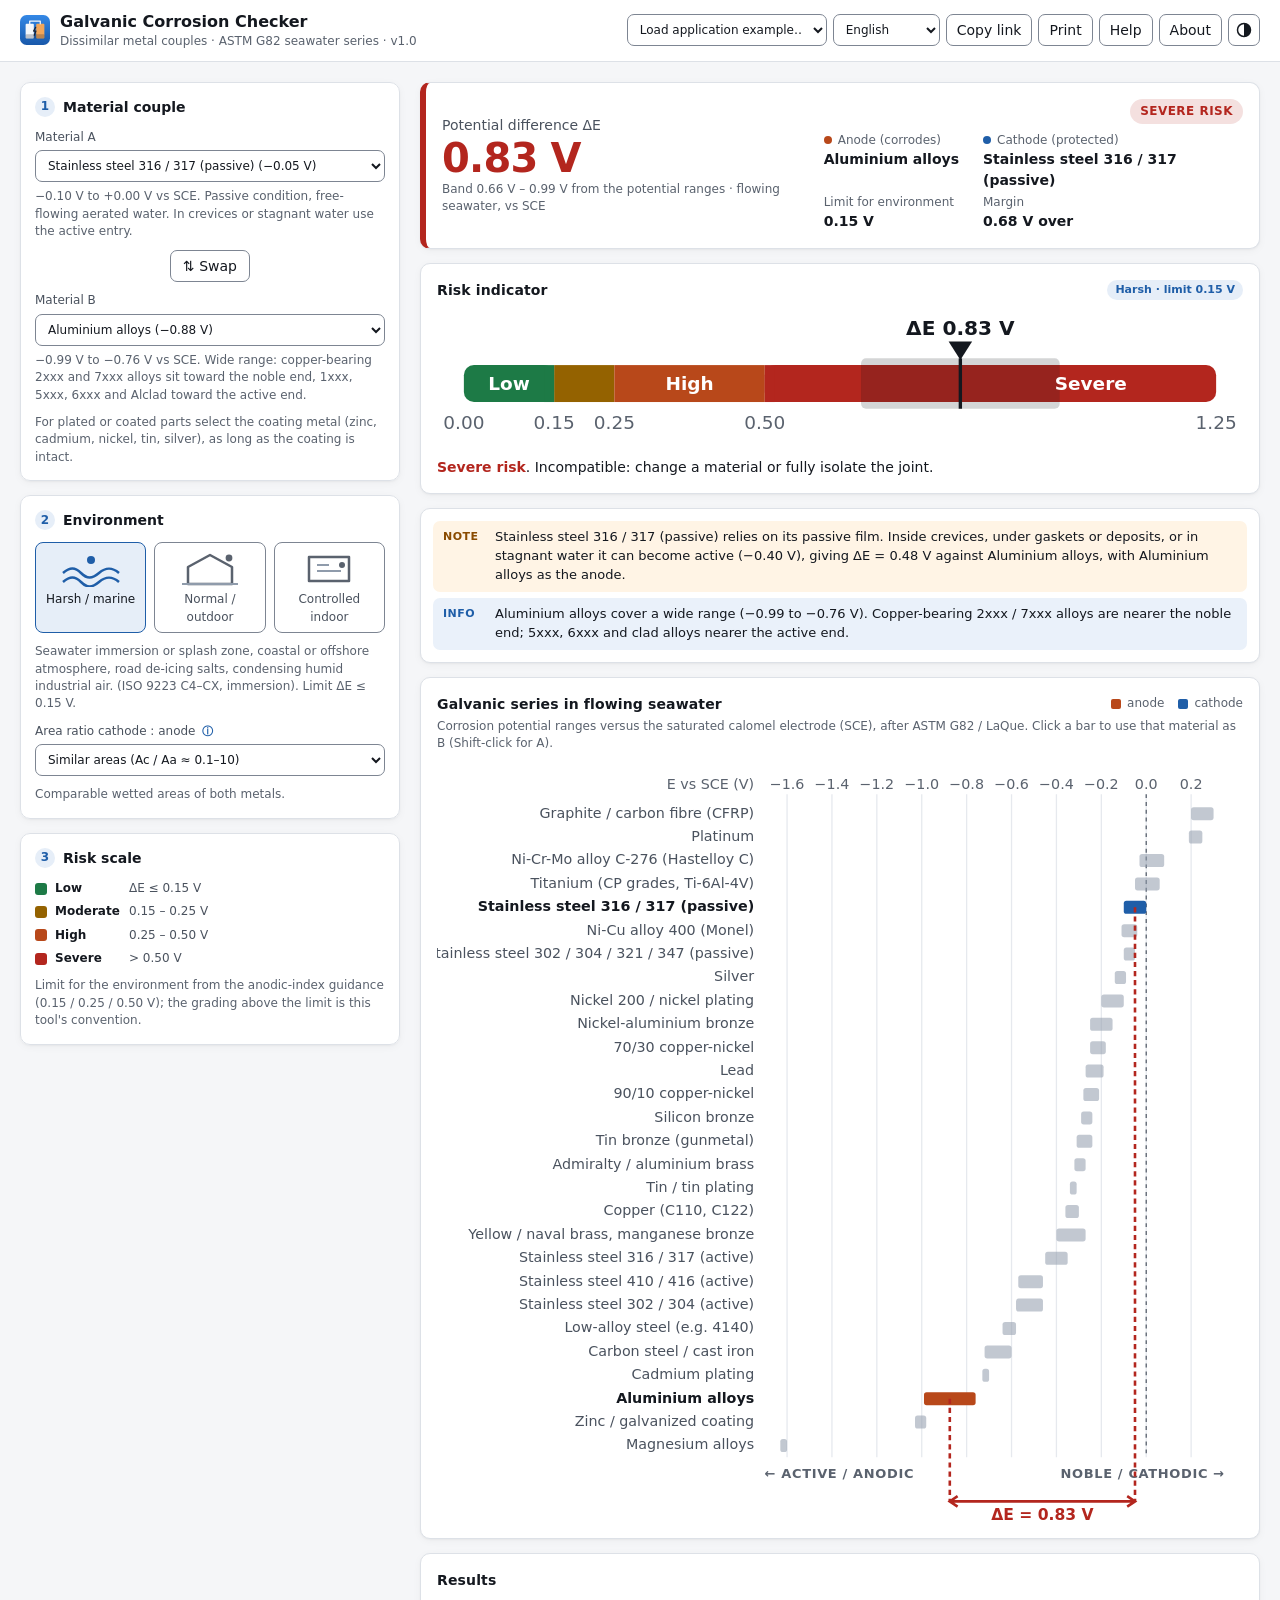
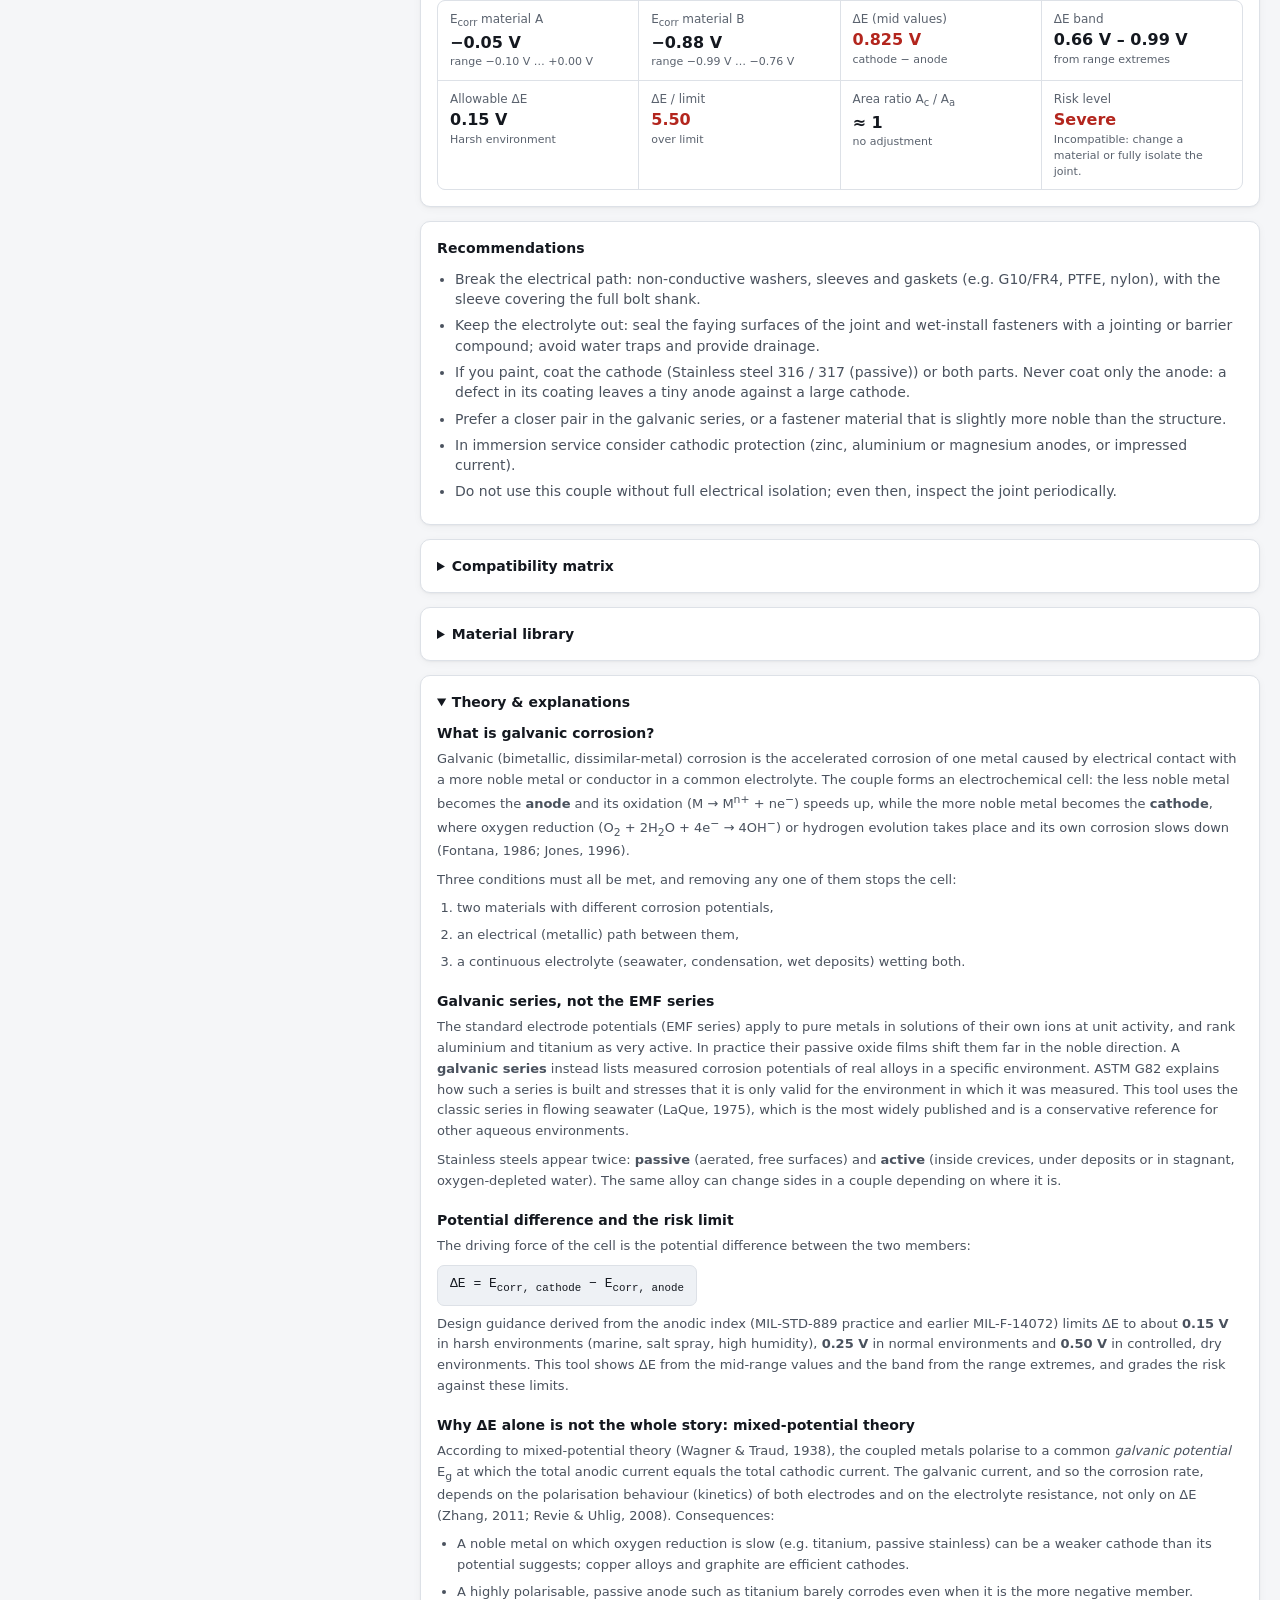
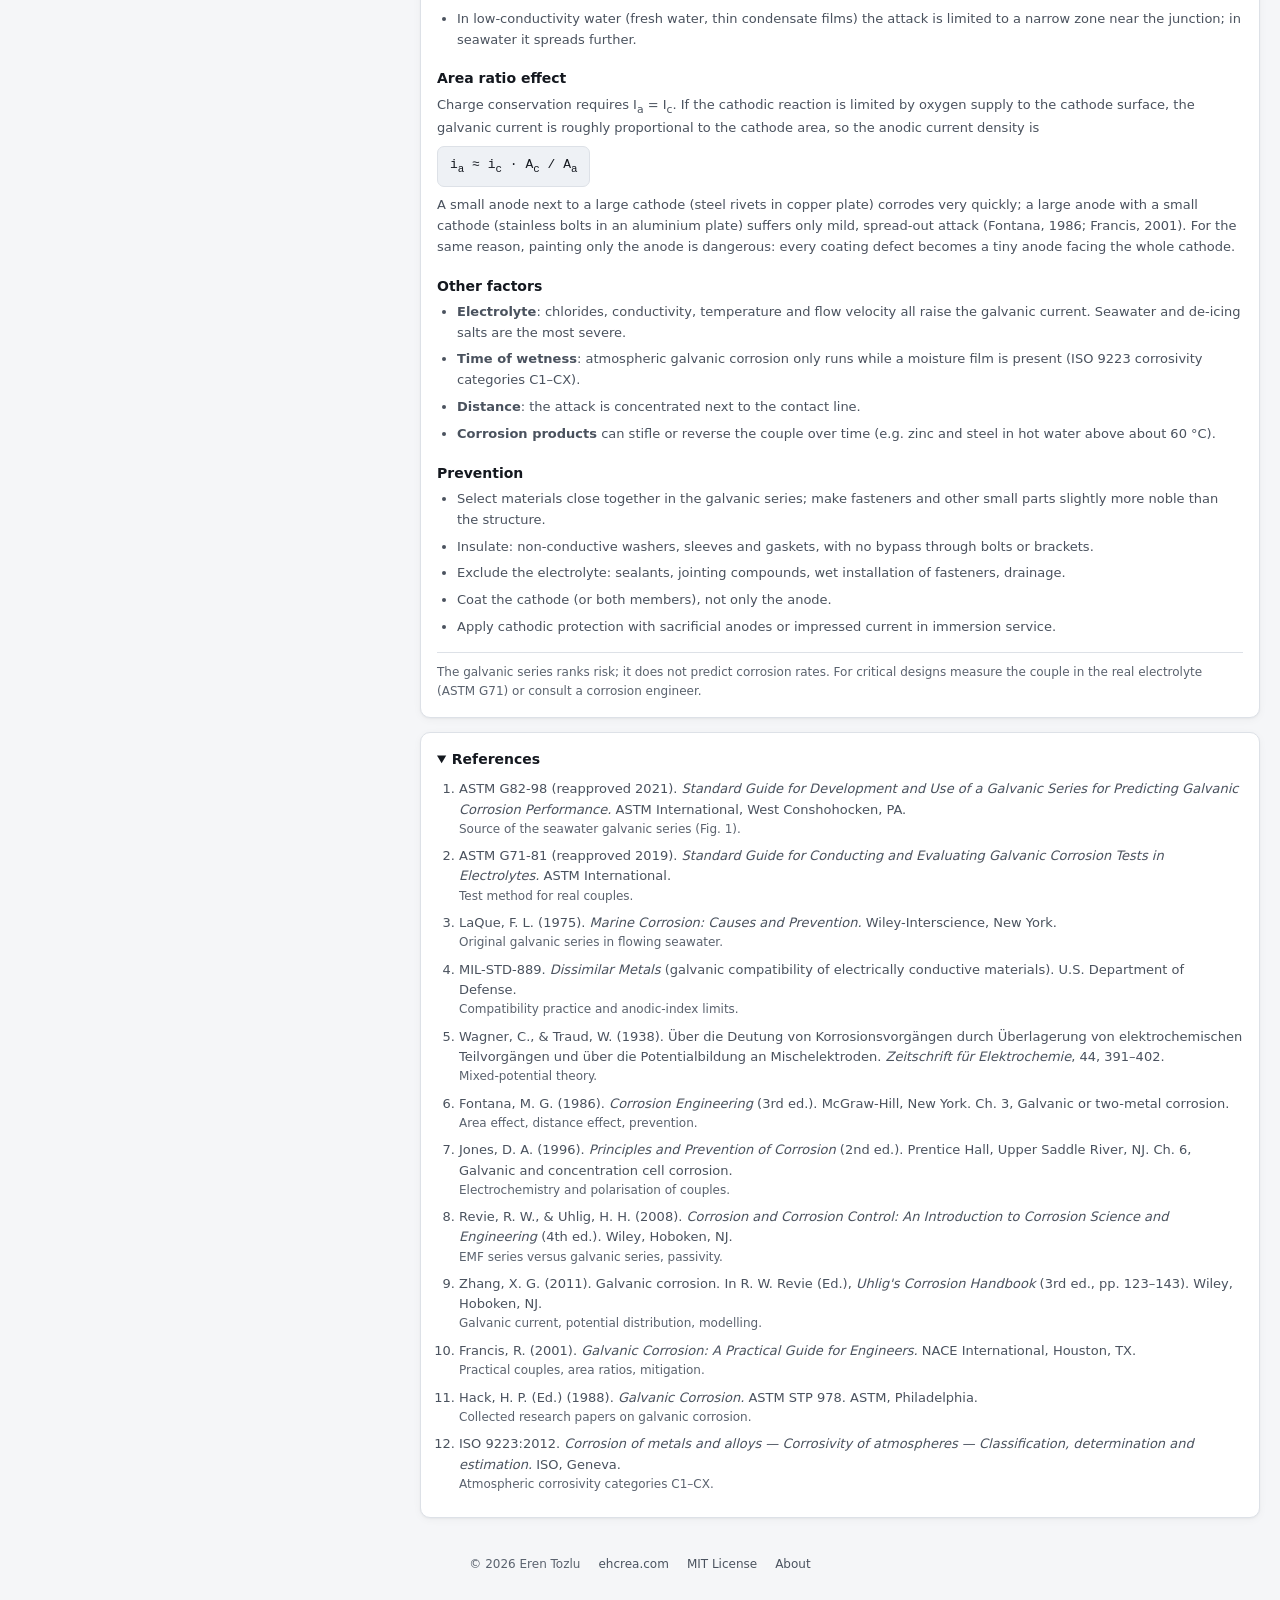
<file: index.html>
<!doctype html>
<html lang="en" data-page="en">
<head>
  <meta charset="utf-8">
  <meta name="viewport" content="width=device-width, initial-scale=1">
  <!-- seo: generated by tools/build-pages.js -->
  <title>Galvanic Corrosion Checker: dissimilar metal compatibility and potential difference</title>
  <meta name="description" content="Free online galvanic corrosion risk checker: pick two materials, see the potential difference in the seawater galvanic series (ASTM G82), which metal corrodes, and a colour-coded risk for marine, outdoor or indoor environments, with the area-ratio effect, mitigation advice and academic references.">
  <link rel="canonical" href="https://ehcrea.github.io/galvanic-corrosion-checker/">
  <link rel="alternate" hreflang="en" href="https://ehcrea.github.io/galvanic-corrosion-checker/">
  <link rel="alternate" hreflang="de" href="https://ehcrea.github.io/galvanic-corrosion-checker/de/">
  <link rel="alternate" hreflang="nl" href="https://ehcrea.github.io/galvanic-corrosion-checker/nl/">
  <link rel="alternate" hreflang="tr" href="https://ehcrea.github.io/galvanic-corrosion-checker/tr/">
  <link rel="alternate" hreflang="es" href="https://ehcrea.github.io/galvanic-corrosion-checker/es/">
  <link rel="alternate" hreflang="x-default" href="https://ehcrea.github.io/galvanic-corrosion-checker/">
  <meta property="og:type" content="website">
  <meta property="og:site_name" content="ehcrea">
  <meta property="og:title" content="Galvanic Corrosion Checker: dissimilar metal compatibility and potential difference">
  <meta property="og:description" content="Free online galvanic corrosion risk checker: pick two materials, see the potential difference in the seawater galvanic series (ASTM G82), which metal corrodes, and a colour-coded risk for marine, outdoor or indoor environments, with the area-ratio effect, mitigation advice and academic references.">
  <meta property="og:url" content="https://ehcrea.github.io/galvanic-corrosion-checker/">
  <meta property="og:image" content="https://ehcrea.github.io/galvanic-corrosion-checker/icons/og-image.png">
  <meta property="og:image:width" content="1200">
  <meta property="og:image:height" content="630">
  <meta property="og:image:alt" content="Galvanic Corrosion Checker: dissimilar metal compatibility and potential difference">
  <meta property="og:locale" content="en_US">
  <meta property="og:locale:alternate" content="de_DE">
  <meta property="og:locale:alternate" content="nl_NL">
  <meta property="og:locale:alternate" content="tr_TR">
  <meta property="og:locale:alternate" content="es_ES">
  <meta name="twitter:card" content="summary_large_image">
  <meta name="twitter:title" content="Galvanic Corrosion Checker: dissimilar metal compatibility and potential difference">
  <meta name="twitter:description" content="Free online galvanic corrosion risk checker: pick two materials, see the potential difference in the seawater galvanic series (ASTM G82), which metal corrodes, and a colour-coded risk for marine, outdoor or indoor environments, with the area-ratio effect, mitigation advice and academic references.">
  <meta name="twitter:image" content="https://ehcrea.github.io/galvanic-corrosion-checker/icons/og-image.png">
  <script type="application/ld+json">{"@context":"https://schema.org","@type":"WebApplication","name":"Galvanic Corrosion Checker","alternateName":"Galvanic Corrosion Checker: dissimilar metal compatibility and potential difference","url":"https://ehcrea.github.io/galvanic-corrosion-checker/","description":"Free online galvanic corrosion risk checker: pick two materials, see the potential difference in the seawater galvanic series (ASTM G82), which metal corrodes, and a colour-coded risk for marine, outdoor or indoor environments, with the area-ratio effect, mitigation advice and academic references.","applicationCategory":"EngineeringApplication","operatingSystem":"Any (web browser)","browserRequirements":"Requires JavaScript","inLanguage":["en","de","nl","tr","es"],"isAccessibleForFree":true,"offers":{"@type":"Offer","price":"0","priceCurrency":"EUR"},"license":"https://opensource.org/licenses/MIT","image":"https://ehcrea.github.io/galvanic-corrosion-checker/icons/og-image.png","author":{"@type":"Person","name":"Eren Tozlu","url":"https://erentozlu.com"},"publisher":{"@type":"Organization","name":"ehcrea","url":"https://ehcrea.com"},"codeRepository":"https://github.com/ehcrea/galvanic-corrosion-checker","featureList":["Potential difference of any two materials in the ASTM G82 seawater galvanic series","Anode / cathode identification and colour-coded galvanic corrosion risk","Harsh, normal and controlled environments with MIL-STD-889 anodic-index limits","Cathode-to-anode area ratio effect","Compatibility matrix and mitigation advice","Theory and academic references","English, German, Dutch, Turkish and Spanish"]}</script>
  <!-- /seo -->
  <link rel="icon" href="icons/favicon.svg" type="image/svg+xml">
  <link rel="icon" href="icons/favicon-32.png" sizes="32x32" type="image/png">
  <link rel="icon" href="icons/favicon-16.png" sizes="16x16" type="image/png">
  <link rel="apple-touch-icon" href="icons/app-icon-180.png" sizes="180x180">
  <link rel="manifest" href="manifest.webmanifest">
  <meta name="apple-mobile-web-app-capable" content="yes">
  <meta name="mobile-web-app-capable" content="yes">
  <meta name="apple-mobile-web-app-title" content="Galvanic">
  <meta name="theme-color" content="#f5f6f8" media="(prefers-color-scheme: light)">
  <meta name="theme-color" content="#0f1216" media="(prefers-color-scheme: dark)">
  <link rel="stylesheet" href="css/style.css?v=2">
  <script>
    // Apply the saved theme before first paint to avoid a flash.
    try { const t = (localStorage.getItem('ehcrea.theme') || localStorage.getItem('galv.theme')); if (t === 'light' || t === 'dark') document.documentElement.setAttribute('data-theme', t); } catch (e) { /* storage unavailable */ }
  </script>
</head>
<body>
  <header class="topbar">
    <div class="brand">
      <img class="logo" src="icons/favicon.svg" alt="" width="30" height="30">
      <div>
        <h1>Galvanic Corrosion Checker</h1>
        <p class="subtitle">Dissimilar metal couples · ASTM G82 seawater series · v1.0</p>
      </div>
    </div>
    <div class="toolbar">
      <label class="preset">
        <span class="sr-only">Application example</span>
        <select id="preset" aria-label="Application example">
          <option value="">Load application example…</option>
        </select>
      </label>
      <label class="lang">
        <span class="sr-only">Language</span>
        <select id="lang" aria-label="Language"></select>
      </label>
      <button type="button" class="btn" id="share" title="Copy a link containing this couple">Copy link</button>
      <button type="button" class="btn" id="print" title="Print this page">Print</button>
      <button type="button" class="btn" id="help-open" title="How to use this checker">Help</button>
      <button type="button" class="btn" id="about-open" title="About this checker">About</button>
      <button type="button" class="btn btn-icon" id="theme" title="Toggle light/dark theme" aria-label="Toggle theme">
        <svg width="16" height="16" viewBox="0 0 16 16" aria-hidden="true"><circle cx="8" cy="8" r="6.5" fill="none" stroke="currentColor" stroke-width="1.5"></circle><path d="M8 1.5a6.5 6.5 0 0 1 0 13z" fill="currentColor"></path></svg>
      </button>
    </div>
  </header>

  <main class="layout">
    <!-- ================= INPUTS ================= -->
    <form class="inputs" id="form" autocomplete="off" novalidate>
      <fieldset>
        <legend><span class="step">1</span>Material couple</legend>
        <label>Material A
          <select id="mat-a"></select>
        </label>
        <p class="hint mat-hint" id="hint-a"></p>
        <button type="button" class="btn swap" id="swap" title="Swap material A and B">⇅ Swap</button>
        <label>Material B
          <select id="mat-b"></select>
        </label>
        <p class="hint mat-hint" id="hint-b"></p>
        <p class="hint">For plated or coated parts select the coating metal (zinc, cadmium, nickel, tin, silver), as long as the coating is intact.</p>
      </fieldset>

      <fieldset>
        <legend><span class="step">2</span>Environment</legend>
        <div class="layout-picker" role="radiogroup" aria-label="Environment" id="env-picker">
          <button type="button" role="radio" data-env="harsh" aria-checked="true">
            <svg viewBox="0 0 60 36" aria-hidden="true"><path d="M2 22C9 16 14 16 20 22S31 28 38 22 51 16 58 22"/><path d="M2 31C9 25 14 25 20 31S31 37 38 31 51 25 58 31"/><circle class="ring" cx="30" cy="9" r="4"/></svg>
            <span>Harsh / marine</span>
          </button>
          <button type="button" role="radio" data-env="normal" aria-checked="false">
            <svg viewBox="0 0 60 36" aria-hidden="true"><path d="M8 33V16L30 4 52 16V33Z"/><path class="metal" d="M2 33H58"/><circle class="ring" cx="49" cy="7" r="3.4"/></svg>
            <span>Normal / outdoor</span>
          </button>
          <button type="button" role="radio" data-env="controlled" aria-checked="false">
            <svg viewBox="0 0 60 36" aria-hidden="true"><path d="M10 6H50V30H10Z"/><path class="metal" d="M18 14H30M18 20H42"/><circle class="ring" cx="43" cy="14" r="3"/></svg>
            <span>Controlled indoor</span>
          </button>
        </div>
        <p class="hint" id="env-hint"></p>
        <label><span class="lt">Area ratio cathode : anode <span class="tip" tabindex="0" title="Ratio of the wetted area of the more noble metal (cathode) to that of the less noble metal (anode). A small anode next to a large cathode corrodes much faster.">ⓘ</span></span>
          <select id="area"></select>
        </label>
        <p class="hint" id="area-hint"></p>
      </fieldset>

      <fieldset class="legend-box">
        <legend><span class="step">3</span>Risk scale</legend>
        <ul class="risk-legend" id="risk-legend"></ul>
        <p class="hint">Limit for the environment from the anodic-index guidance (0.15 / 0.25 / 0.50 V); the grading above the limit is this tool's convention.</p>
      </fieldset>
    </form>

    <!-- ================= RESULTS ================= -->
    <section class="results" aria-live="polite">
      <div class="card hero" id="hero">
        <div class="hero-main">
          <div class="hero-label">Potential difference ΔE</div>
          <div class="hero-value" id="hero-value">—</div>
          <div class="hero-sub" id="hero-sub"></div>
        </div>
        <dl class="hero-side" id="hero-side"></dl>
        <div class="status-chip" id="status-chip"></div>
      </div>

      <div class="card">
        <div class="card-head"><h2>Risk indicator</h2><span class="badge" id="env-badge"></span></div>
        <div id="meter"></div>
        <p class="risk-text" id="risk-text"></p>
      </div>

      <div class="card issues" id="issues" hidden></div>

      <div class="card">
        <div class="card-head">
          <h2>Galvanic series in flowing seawater</h2>
          <span class="legend-key"><i class="k-a"></i>anode <i class="k-c"></i>cathode</span>
        </div>
        <p class="card-note">Corrosion potential ranges versus the saturated calomel electrode (SCE), after ASTM G82 / LaQue. Click a bar to use that material as B (Shift-click for A).</p>
        <div class="series" id="series"></div>
      </div>

      <div class="card">
        <h2>Results</h2>
        <div class="metrics" id="metrics"></div>
      </div>

      <div class="card" id="advice-card">
        <h2>Recommendations</h2>
        <ul class="advice" id="advice"></ul>
      </div>

      <details class="card lib" id="lib-matrix">
        <summary>Compatibility matrix</summary>
        <p class="card-note" id="matrix-note"></p>
        <div class="table-wrap" id="matrix"></div>
      </details>

      <details class="card lib" id="lib-mat">
        <summary>Material library</summary>
        <p class="card-note">Ranges read from the ASTM G82 galvanic series chart (flowing seawater, 2.4–4.0 m/s, 10–27 °C). Click a row to use it as material B.</p>
        <div class="table-wrap lib-scroll" id="mat-table"></div>
      </details>

      <details class="card notes" id="theory" open>
        <summary>Theory &amp; explanations</summary>
        <div class="notes-body theory" data-i18n-html="theory"><!--i18n:theory--><h3>What is galvanic corrosion?</h3>
<p>Galvanic (bimetallic, dissimilar-metal) corrosion is the accelerated corrosion of one metal caused by electrical contact with a more noble metal or conductor in a common electrolyte. The couple forms an electrochemical cell: the less noble metal becomes the <b>anode</b> and its oxidation (M → M<sup>n+</sup> + ne<sup>−</sup>) speeds up, while the more noble metal becomes the <b>cathode</b>, where oxygen reduction (O<sub>2</sub> + 2H<sub>2</sub>O + 4e<sup>−</sup> → 4OH<sup>−</sup>) or hydrogen evolution takes place and its own corrosion slows down (Fontana, 1986; Jones, 1996).</p>
<p>Three conditions must all be met, and removing any one of them stops the cell:</p>
<ol>
<li>two materials with different corrosion potentials,</li>
<li>an electrical (metallic) path between them,</li>
<li>a continuous electrolyte (seawater, condensation, wet deposits) wetting both.</li>
</ol>
<h3>Galvanic series, not the EMF series</h3>
<p>The standard electrode potentials (EMF series) apply to pure metals in solutions of their own ions at unit activity, and rank aluminium and titanium as very active. In practice their passive oxide films shift them far in the noble direction. A <b>galvanic series</b> instead lists measured corrosion potentials of real alloys in a specific environment. ASTM G82 explains how such a series is built and stresses that it is only valid for the environment in which it was measured. This tool uses the classic series in flowing seawater (LaQue, 1975), which is the most widely published and is a conservative reference for other aqueous environments.</p>
<p>Stainless steels appear twice: <b>passive</b> (aerated, free surfaces) and <b>active</b> (inside crevices, under deposits or in stagnant, oxygen-depleted water). The same alloy can change sides in a couple depending on where it is.</p>
<h3>Potential difference and the risk limit</h3>
<p>The driving force of the cell is the potential difference between the two members:</p>
<p class="formula">ΔE = E<sub>corr, cathode</sub> − E<sub>corr, anode</sub></p>
<p>Design guidance derived from the anodic index (MIL-STD-889 practice and earlier MIL-F-14072) limits ΔE to about <b>0.15 V</b> in harsh environments (marine, salt spray, high humidity), <b>0.25 V</b> in normal environments and <b>0.50 V</b> in controlled, dry environments. This tool shows ΔE from the mid-range values and the band from the range extremes, and grades the risk against these limits.</p>
<h3>Why ΔE alone is not the whole story: mixed-potential theory</h3>
<p>According to mixed-potential theory (Wagner &amp; Traud, 1938), the coupled metals polarise to a common <i>galvanic potential</i> E<sub>g</sub> at which the total anodic current equals the total cathodic current. The galvanic current, and so the corrosion rate, depends on the polarisation behaviour (kinetics) of both electrodes and on the electrolyte resistance, not only on ΔE (Zhang, 2011; Revie &amp; Uhlig, 2008). Consequences:</p>
<ul>
<li>A noble metal on which oxygen reduction is slow (e.g. titanium, passive stainless) can be a weaker cathode than its potential suggests; copper alloys and graphite are efficient cathodes.</li>
<li>A highly polarisable, passive anode such as titanium barely corrodes even when it is the more negative member.</li>
<li>In low-conductivity water (fresh water, thin condensate films) the attack is limited to a narrow zone near the junction; in seawater it spreads further.</li>
</ul>
<h3>Area ratio effect</h3>
<p>Charge conservation requires I<sub>a</sub> = I<sub>c</sub>. If the cathodic reaction is limited by oxygen supply to the cathode surface, the galvanic current is roughly proportional to the cathode area, so the anodic current density is</p>
<p class="formula">i<sub>a</sub> ≈ i<sub>c</sub> · A<sub>c</sub> / A<sub>a</sub></p>
<p>A small anode next to a large cathode (steel rivets in copper plate) corrodes very quickly; a large anode with a small cathode (stainless bolts in an aluminium plate) suffers only mild, spread-out attack (Fontana, 1986; Francis, 2001). For the same reason, painting only the anode is dangerous: every coating defect becomes a tiny anode facing the whole cathode.</p>
<h3>Other factors</h3>
<ul>
<li><b>Electrolyte</b>: chlorides, conductivity, temperature and flow velocity all raise the galvanic current. Seawater and de-icing salts are the most severe.</li>
<li><b>Time of wetness</b>: atmospheric galvanic corrosion only runs while a moisture film is present (ISO 9223 corrosivity categories C1–CX).</li>
<li><b>Distance</b>: the attack is concentrated next to the contact line.</li>
<li><b>Corrosion products</b> can stifle or reverse the couple over time (e.g. zinc and steel in hot water above about 60 °C).</li>
</ul>
<h3>Prevention</h3>
<ul>
<li>Select materials close together in the galvanic series; make fasteners and other small parts slightly more noble than the structure.</li>
<li>Insulate: non-conductive washers, sleeves and gaskets, with no bypass through bolts or brackets.</li>
<li>Exclude the electrolyte: sealants, jointing compounds, wet installation of fasteners, drainage.</li>
<li>Coat the cathode (or both members), not only the anode.</li>
<li>Apply cathodic protection with sacrificial anodes or impressed current in immersion service.</li>
</ul>
<p class="about-meta">The galvanic series ranks risk; it does not predict corrosion rates. For critical designs measure the couple in the real electrolyte (ASTM G71) or consult a corrosion engineer.</p><!--/i18n:theory--></div>
      </details>

      <details class="card notes" id="refs" open>
        <summary>References</summary>
        <div class="notes-body" data-i18n-html="refs"><!--i18n:refs--><ol class="refs">
<li>ASTM G82-98 (reapproved 2021). <i>Standard Guide for Development and Use of a Galvanic Series for Predicting Galvanic Corrosion Performance.</i> ASTM International, West Conshohocken, PA. <span class="ref-use">Source of the seawater galvanic series (Fig. 1).</span></li>
<li>ASTM G71-81 (reapproved 2019). <i>Standard Guide for Conducting and Evaluating Galvanic Corrosion Tests in Electrolytes.</i> ASTM International. <span class="ref-use">Test method for real couples.</span></li>
<li>LaQue, F. L. (1975). <i>Marine Corrosion: Causes and Prevention.</i> Wiley-Interscience, New York. <span class="ref-use">Original galvanic series in flowing seawater.</span></li>
<li>MIL-STD-889. <i>Dissimilar Metals</i> (galvanic compatibility of electrically conductive materials). U.S. Department of Defense. <span class="ref-use">Compatibility practice and anodic-index limits.</span></li>
<li>Wagner, C., &amp; Traud, W. (1938). Über die Deutung von Korrosionsvorgängen durch Überlagerung von elektrochemischen Teilvorgängen und über die Potentialbildung an Mischelektroden. <i>Zeitschrift für Elektrochemie</i>, 44, 391–402. <span class="ref-use">Mixed-potential theory.</span></li>
<li>Fontana, M. G. (1986). <i>Corrosion Engineering</i> (3rd ed.). McGraw-Hill, New York. Ch. 3, Galvanic or two-metal corrosion. <span class="ref-use">Area effect, distance effect, prevention.</span></li>
<li>Jones, D. A. (1996). <i>Principles and Prevention of Corrosion</i> (2nd ed.). Prentice Hall, Upper Saddle River, NJ. Ch. 6, Galvanic and concentration cell corrosion. <span class="ref-use">Electrochemistry and polarisation of couples.</span></li>
<li>Revie, R. W., &amp; Uhlig, H. H. (2008). <i>Corrosion and Corrosion Control: An Introduction to Corrosion Science and Engineering</i> (4th ed.). Wiley, Hoboken, NJ. <span class="ref-use">EMF series versus galvanic series, passivity.</span></li>
<li>Zhang, X. G. (2011). Galvanic corrosion. In R. W. Revie (Ed.), <i>Uhlig's Corrosion Handbook</i> (3rd ed., pp. 123–143). Wiley, Hoboken, NJ. <span class="ref-use">Galvanic current, potential distribution, modelling.</span></li>
<li>Francis, R. (2001). <i>Galvanic Corrosion: A Practical Guide for Engineers.</i> NACE International, Houston, TX. <span class="ref-use">Practical couples, area ratios, mitigation.</span></li>
<li>Hack, H. P. (Ed.) (1988). <i>Galvanic Corrosion.</i> ASTM STP 978. ASTM, Philadelphia. <span class="ref-use">Collected research papers on galvanic corrosion.</span></li>
<li>ISO 9223:2012. <i>Corrosion of metals and alloys — Corrosivity of atmospheres — Classification, determination and estimation.</i> ISO, Geneva. <span class="ref-use">Atmospheric corrosivity categories C1–CX.</span></li>
</ol><!--/i18n:refs--></div>
      </details>
    </section>
  </main>

  <footer class="site-footer">
    <span>© 2026 Eren Tozlu</span>
    <a href="https://ehcrea.com" target="_blank" rel="noopener">ehcrea.com</a>
    <a href="https://github.com/ehcrea/galvanic-corrosion-checker/blob/main/LICENSE" target="_blank" rel="noopener">MIT License</a>
    <a href="#about" id="about-link">About</a>
  </footer>

  <dialog class="about" id="about" aria-labelledby="about-title">
    <form method="dialog"><button class="btn btn-icon about-close" title="Close" aria-label="Close">✕</button></form>
    <div data-i18n-html="about"><!--i18n:about--><div class="about-head"><img src="icons/favicon.svg" alt=""><div><h2 id="about-title">Galvanic Corrosion Checker</h2><p>Version 1.0 · by Eren Tozlu</p></div></div>
<p>A free, browser-based tool to check the galvanic corrosion risk of two materials in contact. Pick the materials and the environment: it shows the potential difference in the seawater galvanic series, which material corrodes, and a colour-coded risk with the effect of the area ratio, plus recommendations. All calculations run in your browser.</p>
<p>Potentials follow the galvanic series of ASTM G82 (after LaQue); the environment limits follow the anodic-index guidance used with MIL-STD-889. The Theory section and the reference list explain the method.</p>
<p>Made by Eren Tozlu. More engineering tools and projects at <a href="https://ehcrea.com" target="_blank" rel="noopener">ehcrea.com</a>.</p>
<p>Open source under the <a href="https://github.com/ehcrea/galvanic-corrosion-checker/blob/main/LICENSE" target="_blank" rel="noopener">MIT License</a>; the source code is on <a href="https://github.com/ehcrea/galvanic-corrosion-checker" target="_blank" rel="noopener">GitHub</a>.</p>
<div class="about-support"><p><strong>Found it useful?</strong> This checker is free for everyone and I keep building new engineering tools in my spare time. If it saved you from a corroded joint or helped you learn, you can support its development on Patreon. Thank you!</p><a class="btn-support" href="https://www.patreon.com/ehcrea" target="_blank" rel="noopener"><span aria-hidden="true">♥</span> Support me on Patreon</a></div>
<p class="about-meta">Results are screening guidance. Confirm critical joints by testing in the real electrolyte or with a corrosion specialist.</p><!--/i18n:about--></div>
  </dialog>

  <dialog class="about help" id="help" aria-labelledby="help-title">
    <form method="dialog"><button class="btn btn-icon about-close" title="Close" aria-label="Close">✕</button></form>
    <div data-i18n-html="help"><!--i18n:help--><h2 id="help-title">How to use the Galvanic Corrosion Checker</h2>
<p>New here? Pick an example from <b>Load application example…</b> in the toolbar, then change one input at a time.</p>
<h3>Three steps</h3>
<ol>
<li><b>Material couple</b>: choose the two materials that touch. For plated parts choose the plating metal. ⇅ swaps them.</li>
<li><b>Environment</b>: <i>Harsh</i> for marine, immersion, salt spray or de-icing salts; <i>Normal</i> for outdoor and unconditioned indoor spaces; <i>Controlled</i> for dry, air-conditioned spaces. Then the <b>area ratio</b> of the cathode (more noble metal) to the anode.</li>
<li><b>Read the result</b>: ΔE, which material corrodes, and the colour of the risk indicator.</li>
</ol>
<h3>Risk levels</h3>
<dl>
<dt class="lvl low">Low</dt><dd>ΔE within the limit for the environment. Compatible.</dd>
<dt class="lvl moderate">Moderate</dt><dd>Up to the next step of the 0.15 / 0.25 / 0.50 / 0.75 / 1.00 V ladder. Seal or isolate the joint.</dd>
<dt class="lvl high">High</dt><dd>Two steps above the limit. Avoid, or isolate and keep water out.</dd>
<dt class="lvl severe">Severe</dt><dd>More than that. Change a material or fully isolate.</dd>
</dl>
<p>The area ratio moves the level one step up (small anode, large cathode) or down (large anode, small cathode). If the more negative member is a very stable passive material (titanium, alloy C-276, platinum, graphite) it does not corrode itself, so the level is Low; it can still attack other metals.</p>
<h3>Tips</h3>
<ul>
<li>Click a bar in the galvanic series chart to pick material B, Shift-click to pick A.</li>
<li>The compatibility matrix shows every pair for the current environment and area ratio; click a cell to load it.</li>
<li><b>Copy link</b> stores the couple and environment in a link.</li>
</ul>
<p class="about-meta">The galvanic series ranks risk but does not give corrosion rates. Confirm critical joints by testing.</p><!--/i18n:help--></div>
  </dialog>

  <div class="toast" id="toast" role="status" hidden></div>

  <script src="js/i18n.js?v=2"></script>
  <script src="js/data.js?v=2"></script>
  <script src="js/calc.js?v=2"></script>
  <script src="js/app.js?v=2"></script>
</body>
</html>
</file>
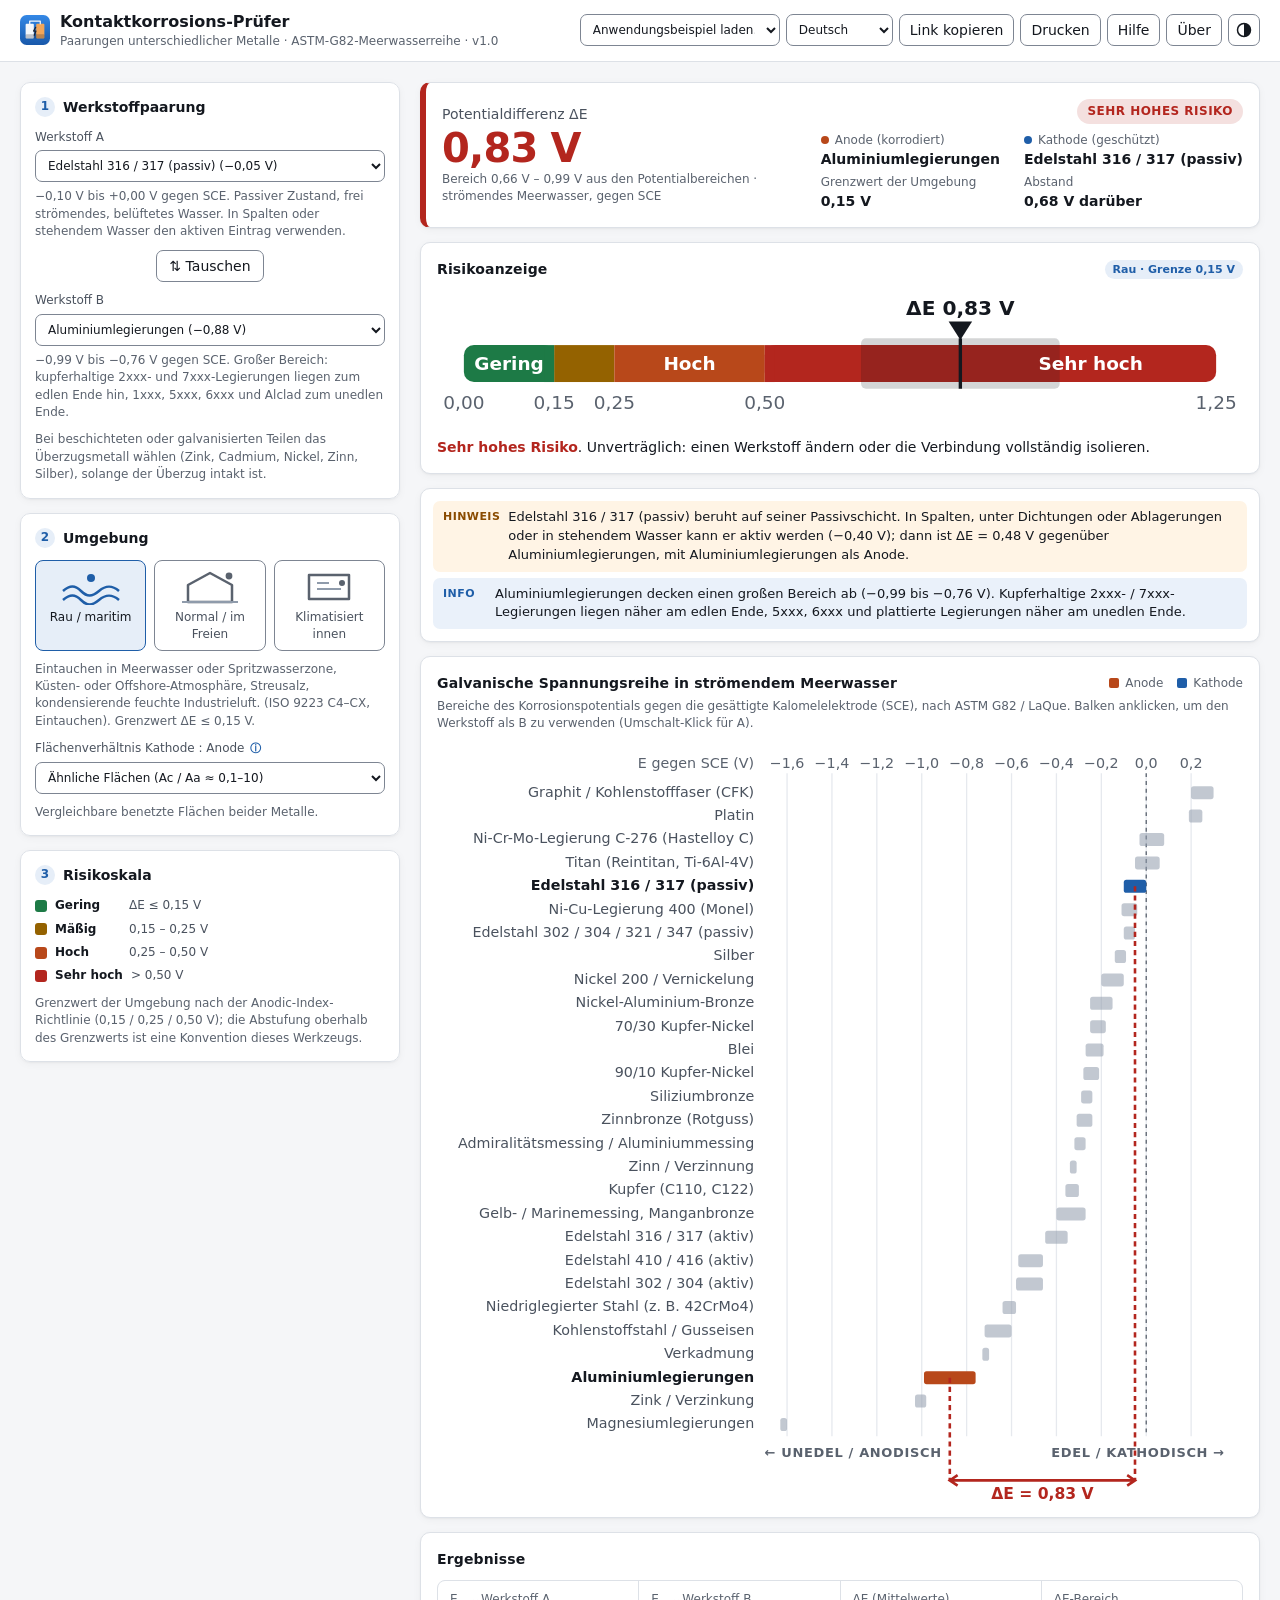
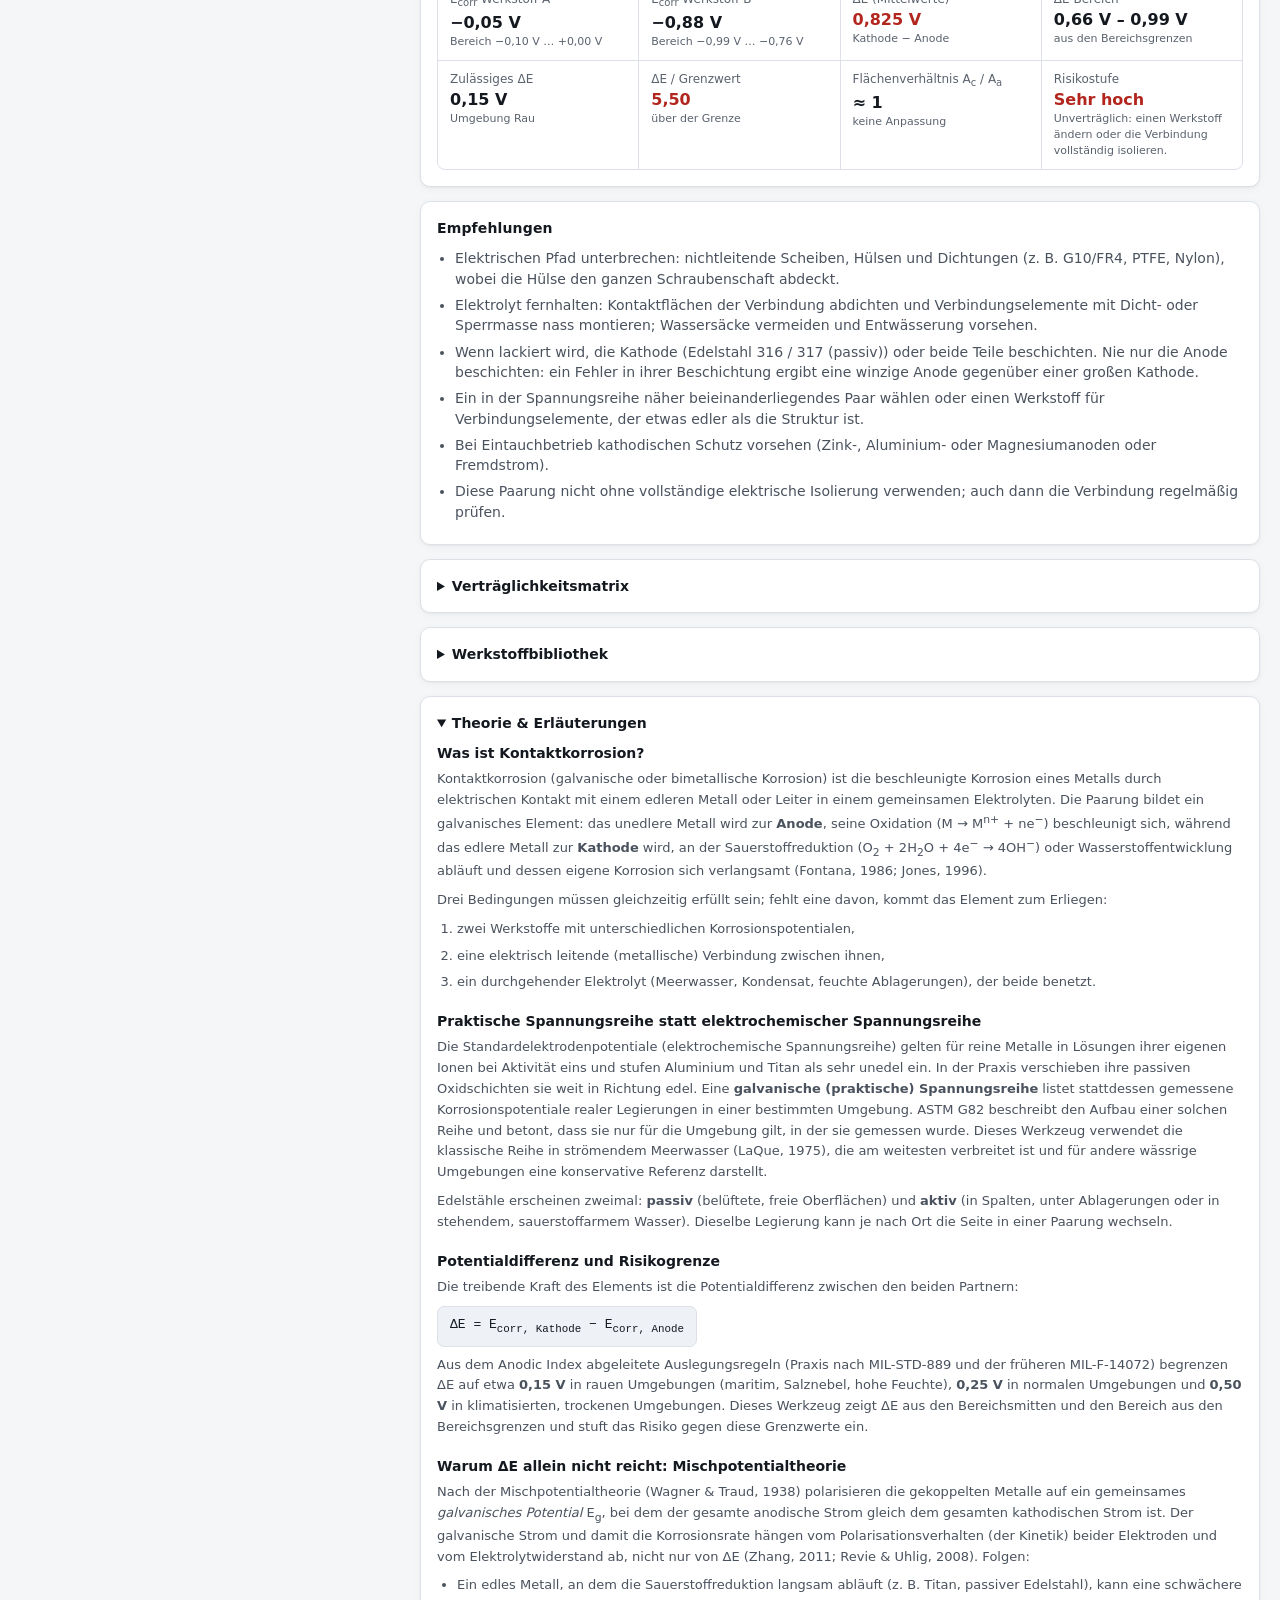
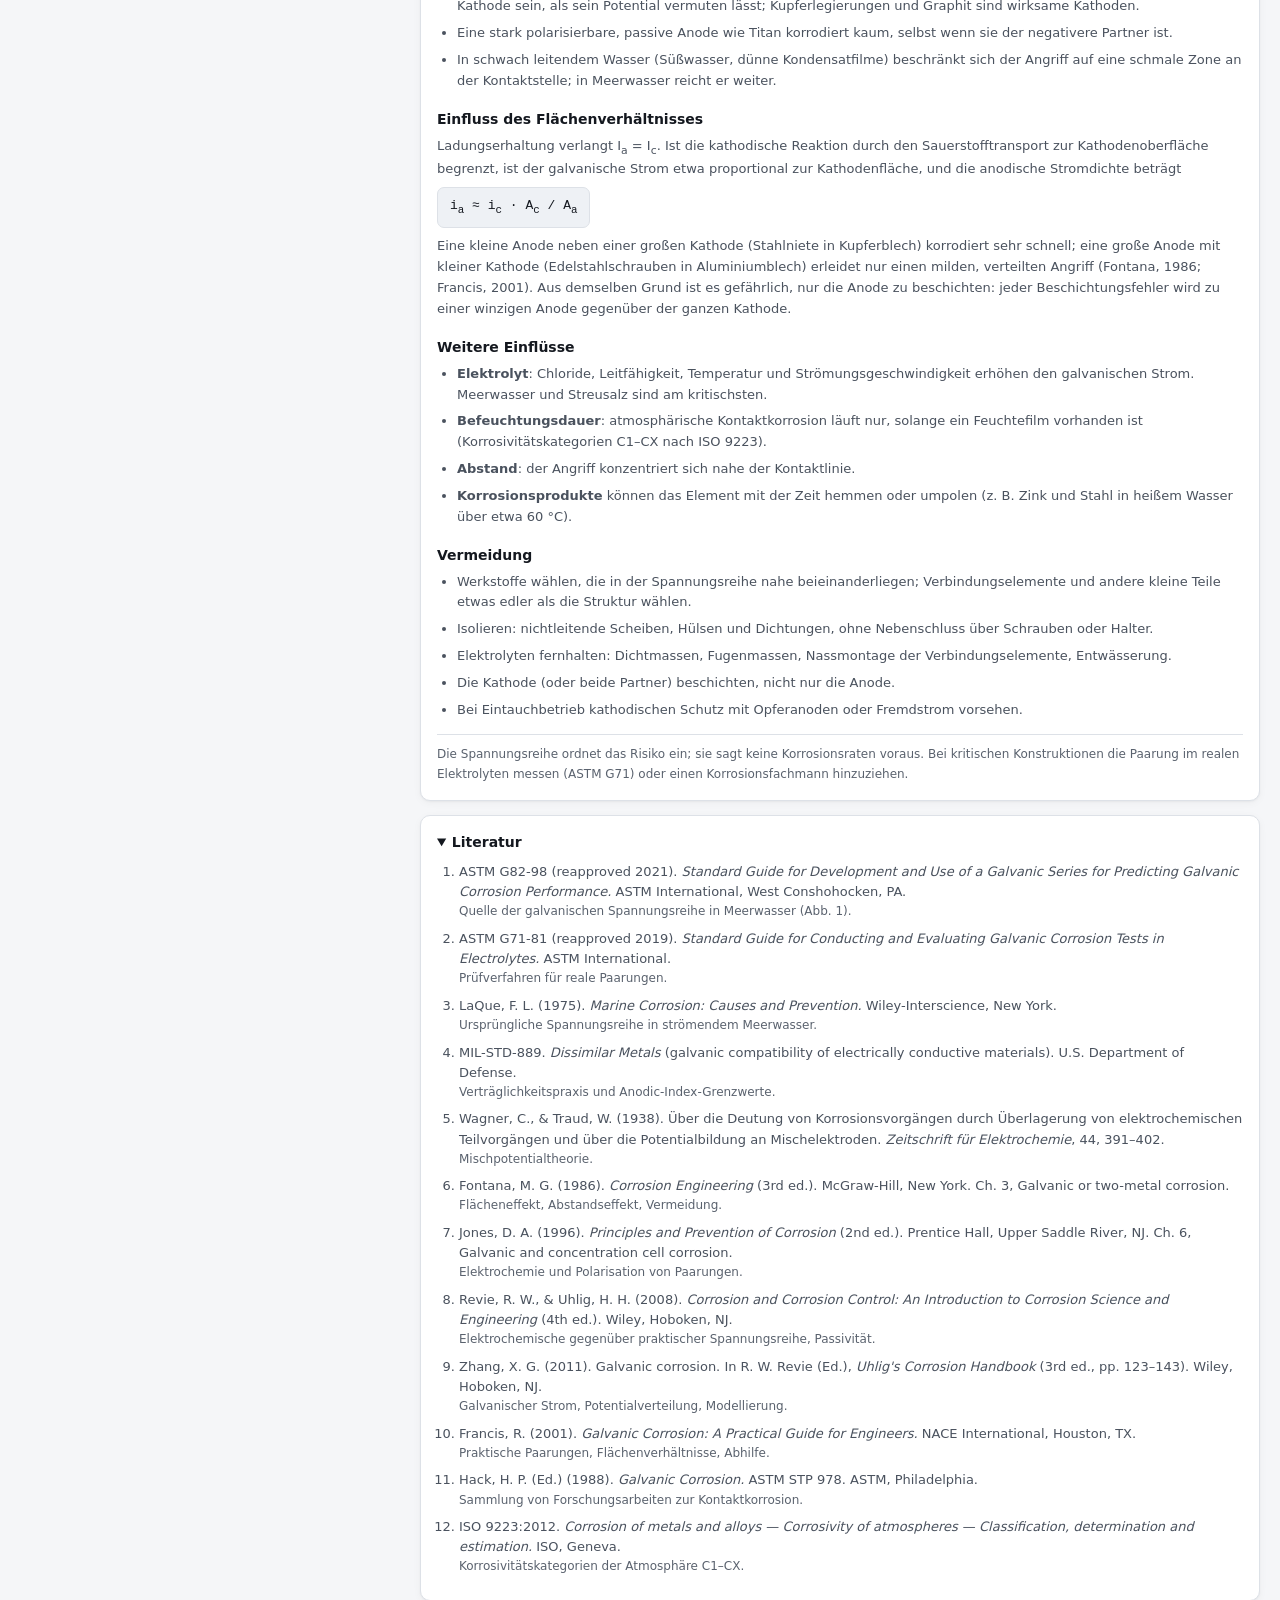
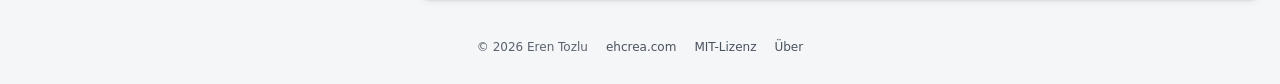
<file: de/index.html>
<!doctype html>
<html lang="de" data-page="de">
<head>
  <meta charset="utf-8">
  <meta name="viewport" content="width=device-width, initial-scale=1">
  <!-- seo: generated by tools/build-pages.js -->
  <title>Kontaktkorrosions-Prüfer: Verträglichkeit unterschiedlicher Metalle und Potentialdifferenz</title>
  <meta name="description" content="Kostenloser Online-Prüfer für Kontaktkorrosion: zwei Werkstoffe wählen und die Potentialdifferenz in der galvanischen Spannungsreihe in Meerwasser (ASTM G82), das korrodierende Metall und ein farbcodiertes Risiko für maritime, Außen- oder Innenumgebungen sehen, mit Flächenverhältnis, Abhilfemaßnahmen und Fachliteratur.">
  <link rel="canonical" href="https://ehcrea.github.io/galvanic-corrosion-checker/de/">
  <link rel="alternate" hreflang="en" href="https://ehcrea.github.io/galvanic-corrosion-checker/">
  <link rel="alternate" hreflang="de" href="https://ehcrea.github.io/galvanic-corrosion-checker/de/">
  <link rel="alternate" hreflang="nl" href="https://ehcrea.github.io/galvanic-corrosion-checker/nl/">
  <link rel="alternate" hreflang="tr" href="https://ehcrea.github.io/galvanic-corrosion-checker/tr/">
  <link rel="alternate" hreflang="es" href="https://ehcrea.github.io/galvanic-corrosion-checker/es/">
  <link rel="alternate" hreflang="x-default" href="https://ehcrea.github.io/galvanic-corrosion-checker/">
  <meta property="og:type" content="website">
  <meta property="og:site_name" content="ehcrea">
  <meta property="og:title" content="Kontaktkorrosions-Prüfer: Verträglichkeit unterschiedlicher Metalle und Potentialdifferenz">
  <meta property="og:description" content="Kostenloser Online-Prüfer für Kontaktkorrosion: zwei Werkstoffe wählen und die Potentialdifferenz in der galvanischen Spannungsreihe in Meerwasser (ASTM G82), das korrodierende Metall und ein farbcodiertes Risiko für maritime, Außen- oder Innenumgebungen sehen, mit Flächenverhältnis, Abhilfemaßnahmen und Fachliteratur.">
  <meta property="og:url" content="https://ehcrea.github.io/galvanic-corrosion-checker/de/">
  <meta property="og:image" content="https://ehcrea.github.io/galvanic-corrosion-checker/icons/og-image.png">
  <meta property="og:image:width" content="1200">
  <meta property="og:image:height" content="630">
  <meta property="og:image:alt" content="Kontaktkorrosions-Prüfer: Verträglichkeit unterschiedlicher Metalle und Potentialdifferenz">
  <meta property="og:locale" content="de_DE">
  <meta property="og:locale:alternate" content="en_US">
  <meta property="og:locale:alternate" content="nl_NL">
  <meta property="og:locale:alternate" content="tr_TR">
  <meta property="og:locale:alternate" content="es_ES">
  <meta name="twitter:card" content="summary_large_image">
  <meta name="twitter:title" content="Kontaktkorrosions-Prüfer: Verträglichkeit unterschiedlicher Metalle und Potentialdifferenz">
  <meta name="twitter:description" content="Kostenloser Online-Prüfer für Kontaktkorrosion: zwei Werkstoffe wählen und die Potentialdifferenz in der galvanischen Spannungsreihe in Meerwasser (ASTM G82), das korrodierende Metall und ein farbcodiertes Risiko für maritime, Außen- oder Innenumgebungen sehen, mit Flächenverhältnis, Abhilfemaßnahmen und Fachliteratur.">
  <meta name="twitter:image" content="https://ehcrea.github.io/galvanic-corrosion-checker/icons/og-image.png">
  <script type="application/ld+json">{"@context":"https://schema.org","@type":"WebApplication","name":"Galvanic Corrosion Checker","alternateName":"Kontaktkorrosions-Prüfer: Verträglichkeit unterschiedlicher Metalle und Potentialdifferenz","url":"https://ehcrea.github.io/galvanic-corrosion-checker/de/","description":"Kostenloser Online-Prüfer für Kontaktkorrosion: zwei Werkstoffe wählen und die Potentialdifferenz in der galvanischen Spannungsreihe in Meerwasser (ASTM G82), das korrodierende Metall und ein farbcodiertes Risiko für maritime, Außen- oder Innenumgebungen sehen, mit Flächenverhältnis, Abhilfemaßnahmen und Fachliteratur.","applicationCategory":"EngineeringApplication","operatingSystem":"Any (web browser)","browserRequirements":"Requires JavaScript","inLanguage":["en","de","nl","tr","es"],"isAccessibleForFree":true,"offers":{"@type":"Offer","price":"0","priceCurrency":"EUR"},"license":"https://opensource.org/licenses/MIT","image":"https://ehcrea.github.io/galvanic-corrosion-checker/icons/og-image.png","author":{"@type":"Person","name":"Eren Tozlu","url":"https://erentozlu.com"},"publisher":{"@type":"Organization","name":"ehcrea","url":"https://ehcrea.com"},"codeRepository":"https://github.com/ehcrea/galvanic-corrosion-checker","featureList":["Potential difference of any two materials in the ASTM G82 seawater galvanic series","Anode / cathode identification and colour-coded galvanic corrosion risk","Harsh, normal and controlled environments with MIL-STD-889 anodic-index limits","Cathode-to-anode area ratio effect","Compatibility matrix and mitigation advice","Theory and academic references","English, German, Dutch, Turkish and Spanish"]}</script>
  <!-- /seo -->
  <link rel="icon" href="../icons/favicon.svg" type="image/svg+xml">
  <link rel="icon" href="../icons/favicon-32.png" sizes="32x32" type="image/png">
  <link rel="icon" href="../icons/favicon-16.png" sizes="16x16" type="image/png">
  <link rel="apple-touch-icon" href="../icons/app-icon-180.png" sizes="180x180">
  <link rel="manifest" href="../manifest.webmanifest">
  <meta name="apple-mobile-web-app-capable" content="yes">
  <meta name="mobile-web-app-capable" content="yes">
  <meta name="apple-mobile-web-app-title" content="Galvanic">
  <meta name="theme-color" content="#f5f6f8" media="(prefers-color-scheme: light)">
  <meta name="theme-color" content="#0f1216" media="(prefers-color-scheme: dark)">
  <link rel="stylesheet" href="../css/style.css?v=2">
  <script>
    // Apply the saved theme before first paint to avoid a flash.
    try { const t = (localStorage.getItem('ehcrea.theme') || localStorage.getItem('galv.theme')); if (t === 'light' || t === 'dark') document.documentElement.setAttribute('data-theme', t); } catch (e) { /* storage unavailable */ }
  </script>
</head>
<body>
  <header class="topbar">
    <div class="brand">
      <img class="logo" src="../icons/favicon.svg" alt="" width="30" height="30">
      <div>
        <h1>Kontaktkorrosions-Prüfer</h1>
        <p class="subtitle">Paarungen unterschiedlicher Metalle · ASTM-G82-Meerwasserreihe · v1.0</p>
      </div>
    </div>
    <div class="toolbar">
      <label class="preset">
        <span class="sr-only">Anwendungsbeispiel</span>
        <select id="preset" aria-label="Anwendungsbeispiel">
          <option value="">Anwendungsbeispiel laden…</option>
        </select>
      </label>
      <label class="lang">
        <span class="sr-only">Sprache</span>
        <select id="lang" aria-label="Sprache"></select>
      </label>
      <button type="button" class="btn" id="share" title="Link zu dieser Paarung kopieren">Link kopieren</button>
      <button type="button" class="btn" id="print" title="Diese Seite drucken">Drucken</button>
      <button type="button" class="btn" id="help-open" title="So verwenden Sie diesen Prüfer">Hilfe</button>
      <button type="button" class="btn" id="about-open" title="Über diesen Prüfer">Über</button>
      <button type="button" class="btn btn-icon" id="theme" title="Hell/Dunkel umschalten" aria-label="Design umschalten">
        <svg width="16" height="16" viewBox="0 0 16 16" aria-hidden="true"><circle cx="8" cy="8" r="6.5" fill="none" stroke="currentColor" stroke-width="1.5"></circle><path d="M8 1.5a6.5 6.5 0 0 1 0 13z" fill="currentColor"></path></svg>
      </button>
    </div>
  </header>

  <main class="layout">
    <!-- ================= INPUTS ================= -->
    <form class="inputs" id="form" autocomplete="off" novalidate>
      <fieldset>
        <legend><span class="step">1</span>Werkstoffpaarung</legend>
        <label>Werkstoff A
          <select id="mat-a"></select>
        </label>
        <p class="hint mat-hint" id="hint-a"></p>
        <button type="button" class="btn swap" id="swap" title="Werkstoff A und B tauschen">⇅ Tauschen</button>
        <label>Werkstoff B
          <select id="mat-b"></select>
        </label>
        <p class="hint mat-hint" id="hint-b"></p>
        <p class="hint">Bei beschichteten oder galvanisierten Teilen das Überzugsmetall wählen (Zink, Cadmium, Nickel, Zinn, Silber), solange der Überzug intakt ist.</p>
      </fieldset>

      <fieldset>
        <legend><span class="step">2</span>Umgebung</legend>
        <div class="layout-picker" role="radiogroup" aria-label="Umgebung" id="env-picker">
          <button type="button" role="radio" data-env="harsh" aria-checked="true">
            <svg viewBox="0 0 60 36" aria-hidden="true"><path d="M2 22C9 16 14 16 20 22S31 28 38 22 51 16 58 22"/><path d="M2 31C9 25 14 25 20 31S31 37 38 31 51 25 58 31"/><circle class="ring" cx="30" cy="9" r="4"/></svg>
            <span>Rau / maritim</span>
          </button>
          <button type="button" role="radio" data-env="normal" aria-checked="false">
            <svg viewBox="0 0 60 36" aria-hidden="true"><path d="M8 33V16L30 4 52 16V33Z"/><path class="metal" d="M2 33H58"/><circle class="ring" cx="49" cy="7" r="3.4"/></svg>
            <span>Normal / im Freien</span>
          </button>
          <button type="button" role="radio" data-env="controlled" aria-checked="false">
            <svg viewBox="0 0 60 36" aria-hidden="true"><path d="M10 6H50V30H10Z"/><path class="metal" d="M18 14H30M18 20H42"/><circle class="ring" cx="43" cy="14" r="3"/></svg>
            <span>Klimatisiert innen</span>
          </button>
        </div>
        <p class="hint" id="env-hint"></p>
        <label><span class="lt">Flächenverhältnis Kathode : Anode <span class="tip" tabindex="0" title="Verhältnis der benetzten Fläche des edleren Metalls (Kathode) zu der des unedleren Metalls (Anode). Eine kleine Anode neben einer großen Kathode korrodiert viel schneller.">ⓘ</span></span>
          <select id="area"></select>
        </label>
        <p class="hint" id="area-hint"></p>
      </fieldset>

      <fieldset class="legend-box">
        <legend><span class="step">3</span>Risikoskala</legend>
        <ul class="risk-legend" id="risk-legend"></ul>
        <p class="hint">Grenzwert der Umgebung nach der Anodic-Index-Richtlinie (0,15 / 0,25 / 0,50 V); die Abstufung oberhalb des Grenzwerts ist eine Konvention dieses Werkzeugs.</p>
      </fieldset>
    </form>

    <!-- ================= RESULTS ================= -->
    <section class="results" aria-live="polite">
      <div class="card hero" id="hero">
        <div class="hero-main">
          <div class="hero-label">Potentialdifferenz ΔE</div>
          <div class="hero-value" id="hero-value">—</div>
          <div class="hero-sub" id="hero-sub"></div>
        </div>
        <dl class="hero-side" id="hero-side"></dl>
        <div class="status-chip" id="status-chip"></div>
      </div>

      <div class="card">
        <div class="card-head"><h2>Risikoanzeige</h2><span class="badge" id="env-badge"></span></div>
        <div id="meter"></div>
        <p class="risk-text" id="risk-text"></p>
      </div>

      <div class="card issues" id="issues" hidden></div>

      <div class="card">
        <div class="card-head">
          <h2>Galvanische Spannungsreihe in strömendem Meerwasser</h2>
          <span class="legend-key"><i class="k-a"></i>Anode <i class="k-c"></i>Kathode</span>
        </div>
        <p class="card-note">Bereiche des Korrosionspotentials gegen die gesättigte Kalomelelektrode (SCE), nach ASTM G82 / LaQue. Balken anklicken, um den Werkstoff als B zu verwenden (Umschalt-Klick für A).</p>
        <div class="series" id="series"></div>
      </div>

      <div class="card">
        <h2>Ergebnisse</h2>
        <div class="metrics" id="metrics"></div>
      </div>

      <div class="card" id="advice-card">
        <h2>Empfehlungen</h2>
        <ul class="advice" id="advice"></ul>
      </div>

      <details class="card lib" id="lib-matrix">
        <summary>Verträglichkeitsmatrix</summary>
        <p class="card-note" id="matrix-note"></p>
        <div class="table-wrap" id="matrix"></div>
      </details>

      <details class="card lib" id="lib-mat">
        <summary>Werkstoffbibliothek</summary>
        <p class="card-note">Bereiche aus dem Diagramm der galvanischen Spannungsreihe in ASTM G82 abgelesen (strömendes Meerwasser, 2,4–4,0 m/s, 10–27 °C). Zeile anklicken, um sie als Werkstoff B zu verwenden.</p>
        <div class="table-wrap lib-scroll" id="mat-table"></div>
      </details>

      <details class="card notes" id="theory" open>
        <summary>Theorie &amp; Erläuterungen</summary>
        <div class="notes-body theory" data-i18n-html="theory"><!--i18n:theory--><h3>Was ist Kontaktkorrosion?</h3>
<p>Kontaktkorrosion (galvanische oder bimetallische Korrosion) ist die beschleunigte Korrosion eines Metalls durch elektrischen Kontakt mit einem edleren Metall oder Leiter in einem gemeinsamen Elektrolyten. Die Paarung bildet ein galvanisches Element: das unedlere Metall wird zur <b>Anode</b>, seine Oxidation (M → M<sup>n+</sup> + ne<sup>−</sup>) beschleunigt sich, während das edlere Metall zur <b>Kathode</b> wird, an der Sauerstoffreduktion (O<sub>2</sub> + 2H<sub>2</sub>O + 4e<sup>−</sup> → 4OH<sup>−</sup>) oder Wasserstoffentwicklung abläuft und dessen eigene Korrosion sich verlangsamt (Fontana, 1986; Jones, 1996).</p>
<p>Drei Bedingungen müssen gleichzeitig erfüllt sein; fehlt eine davon, kommt das Element zum Erliegen:</p>
<ol>
<li>zwei Werkstoffe mit unterschiedlichen Korrosionspotentialen,</li>
<li>eine elektrisch leitende (metallische) Verbindung zwischen ihnen,</li>
<li>ein durchgehender Elektrolyt (Meerwasser, Kondensat, feuchte Ablagerungen), der beide benetzt.</li>
</ol>
<h3>Praktische Spannungsreihe statt elektrochemischer Spannungsreihe</h3>
<p>Die Standardelektrodenpotentiale (elektrochemische Spannungsreihe) gelten für reine Metalle in Lösungen ihrer eigenen Ionen bei Aktivität eins und stufen Aluminium und Titan als sehr unedel ein. In der Praxis verschieben ihre passiven Oxidschichten sie weit in Richtung edel. Eine <b>galvanische (praktische) Spannungsreihe</b> listet stattdessen gemessene Korrosionspotentiale realer Legierungen in einer bestimmten Umgebung. ASTM G82 beschreibt den Aufbau einer solchen Reihe und betont, dass sie nur für die Umgebung gilt, in der sie gemessen wurde. Dieses Werkzeug verwendet die klassische Reihe in strömendem Meerwasser (LaQue, 1975), die am weitesten verbreitet ist und für andere wässrige Umgebungen eine konservative Referenz darstellt.</p>
<p>Edelstähle erscheinen zweimal: <b>passiv</b> (belüftete, freie Oberflächen) und <b>aktiv</b> (in Spalten, unter Ablagerungen oder in stehendem, sauerstoffarmem Wasser). Dieselbe Legierung kann je nach Ort die Seite in einer Paarung wechseln.</p>
<h3>Potentialdifferenz und Risikogrenze</h3>
<p>Die treibende Kraft des Elements ist die Potentialdifferenz zwischen den beiden Partnern:</p>
<p class="formula">ΔE = E<sub>corr, Kathode</sub> − E<sub>corr, Anode</sub></p>
<p>Aus dem Anodic Index abgeleitete Auslegungsregeln (Praxis nach MIL-STD-889 und der früheren MIL-F-14072) begrenzen ΔE auf etwa <b>0,15 V</b> in rauen Umgebungen (maritim, Salznebel, hohe Feuchte), <b>0,25 V</b> in normalen Umgebungen und <b>0,50 V</b> in klimatisierten, trockenen Umgebungen. Dieses Werkzeug zeigt ΔE aus den Bereichsmitten und den Bereich aus den Bereichsgrenzen und stuft das Risiko gegen diese Grenzwerte ein.</p>
<h3>Warum ΔE allein nicht reicht: Mischpotentialtheorie</h3>
<p>Nach der Mischpotentialtheorie (Wagner &amp; Traud, 1938) polarisieren die gekoppelten Metalle auf ein gemeinsames <i>galvanisches Potential</i> E<sub>g</sub>, bei dem der gesamte anodische Strom gleich dem gesamten kathodischen Strom ist. Der galvanische Strom und damit die Korrosionsrate hängen vom Polarisationsverhalten (der Kinetik) beider Elektroden und vom Elektrolytwiderstand ab, nicht nur von ΔE (Zhang, 2011; Revie &amp; Uhlig, 2008). Folgen:</p>
<ul>
<li>Ein edles Metall, an dem die Sauerstoffreduktion langsam abläuft (z. B. Titan, passiver Edelstahl), kann eine schwächere Kathode sein, als sein Potential vermuten lässt; Kupferlegierungen und Graphit sind wirksame Kathoden.</li>
<li>Eine stark polarisierbare, passive Anode wie Titan korrodiert kaum, selbst wenn sie der negativere Partner ist.</li>
<li>In schwach leitendem Wasser (Süßwasser, dünne Kondensatfilme) beschränkt sich der Angriff auf eine schmale Zone an der Kontaktstelle; in Meerwasser reicht er weiter.</li>
</ul>
<h3>Einfluss des Flächenverhältnisses</h3>
<p>Ladungserhaltung verlangt I<sub>a</sub> = I<sub>c</sub>. Ist die kathodische Reaktion durch den Sauerstofftransport zur Kathodenoberfläche begrenzt, ist der galvanische Strom etwa proportional zur Kathodenfläche, und die anodische Stromdichte beträgt</p>
<p class="formula">i<sub>a</sub> ≈ i<sub>c</sub> · A<sub>c</sub> / A<sub>a</sub></p>
<p>Eine kleine Anode neben einer großen Kathode (Stahlniete in Kupferblech) korrodiert sehr schnell; eine große Anode mit kleiner Kathode (Edelstahlschrauben in Aluminiumblech) erleidet nur einen milden, verteilten Angriff (Fontana, 1986; Francis, 2001). Aus demselben Grund ist es gefährlich, nur die Anode zu beschichten: jeder Beschichtungsfehler wird zu einer winzigen Anode gegenüber der ganzen Kathode.</p>
<h3>Weitere Einflüsse</h3>
<ul>
<li><b>Elektrolyt</b>: Chloride, Leitfähigkeit, Temperatur und Strömungsgeschwindigkeit erhöhen den galvanischen Strom. Meerwasser und Streusalz sind am kritischsten.</li>
<li><b>Befeuchtungsdauer</b>: atmosphärische Kontaktkorrosion läuft nur, solange ein Feuchtefilm vorhanden ist (Korrosivitätskategorien C1–CX nach ISO 9223).</li>
<li><b>Abstand</b>: der Angriff konzentriert sich nahe der Kontaktlinie.</li>
<li><b>Korrosionsprodukte</b> können das Element mit der Zeit hemmen oder umpolen (z. B. Zink und Stahl in heißem Wasser über etwa 60 °C).</li>
</ul>
<h3>Vermeidung</h3>
<ul>
<li>Werkstoffe wählen, die in der Spannungsreihe nahe beieinanderliegen; Verbindungselemente und andere kleine Teile etwas edler als die Struktur wählen.</li>
<li>Isolieren: nichtleitende Scheiben, Hülsen und Dichtungen, ohne Nebenschluss über Schrauben oder Halter.</li>
<li>Elektrolyten fernhalten: Dichtmassen, Fugenmassen, Nassmontage der Verbindungselemente, Entwässerung.</li>
<li>Die Kathode (oder beide Partner) beschichten, nicht nur die Anode.</li>
<li>Bei Eintauchbetrieb kathodischen Schutz mit Opferanoden oder Fremdstrom vorsehen.</li>
</ul>
<p class="about-meta">Die Spannungsreihe ordnet das Risiko ein; sie sagt keine Korrosionsraten voraus. Bei kritischen Konstruktionen die Paarung im realen Elektrolyten messen (ASTM G71) oder einen Korrosionsfachmann hinzuziehen.</p><!--/i18n:theory--></div>
      </details>

      <details class="card notes" id="refs" open>
        <summary>Literatur</summary>
        <div class="notes-body" data-i18n-html="refs"><!--i18n:refs--><ol class="refs">
<li>ASTM G82-98 (reapproved 2021). <i>Standard Guide for Development and Use of a Galvanic Series for Predicting Galvanic Corrosion Performance.</i> ASTM International, West Conshohocken, PA. <span class="ref-use">Quelle der galvanischen Spannungsreihe in Meerwasser (Abb. 1).</span></li>
<li>ASTM G71-81 (reapproved 2019). <i>Standard Guide for Conducting and Evaluating Galvanic Corrosion Tests in Electrolytes.</i> ASTM International. <span class="ref-use">Prüfverfahren für reale Paarungen.</span></li>
<li>LaQue, F. L. (1975). <i>Marine Corrosion: Causes and Prevention.</i> Wiley-Interscience, New York. <span class="ref-use">Ursprüngliche Spannungsreihe in strömendem Meerwasser.</span></li>
<li>MIL-STD-889. <i>Dissimilar Metals</i> (galvanic compatibility of electrically conductive materials). U.S. Department of Defense. <span class="ref-use">Verträglichkeitspraxis und Anodic-Index-Grenzwerte.</span></li>
<li>Wagner, C., &amp; Traud, W. (1938). Über die Deutung von Korrosionsvorgängen durch Überlagerung von elektrochemischen Teilvorgängen und über die Potentialbildung an Mischelektroden. <i>Zeitschrift für Elektrochemie</i>, 44, 391–402. <span class="ref-use">Mischpotentialtheorie.</span></li>
<li>Fontana, M. G. (1986). <i>Corrosion Engineering</i> (3rd ed.). McGraw-Hill, New York. Ch. 3, Galvanic or two-metal corrosion. <span class="ref-use">Flächeneffekt, Abstandseffekt, Vermeidung.</span></li>
<li>Jones, D. A. (1996). <i>Principles and Prevention of Corrosion</i> (2nd ed.). Prentice Hall, Upper Saddle River, NJ. Ch. 6, Galvanic and concentration cell corrosion. <span class="ref-use">Elektrochemie und Polarisation von Paarungen.</span></li>
<li>Revie, R. W., &amp; Uhlig, H. H. (2008). <i>Corrosion and Corrosion Control: An Introduction to Corrosion Science and Engineering</i> (4th ed.). Wiley, Hoboken, NJ. <span class="ref-use">Elektrochemische gegenüber praktischer Spannungsreihe, Passivität.</span></li>
<li>Zhang, X. G. (2011). Galvanic corrosion. In R. W. Revie (Ed.), <i>Uhlig's Corrosion Handbook</i> (3rd ed., pp. 123–143). Wiley, Hoboken, NJ. <span class="ref-use">Galvanischer Strom, Potentialverteilung, Modellierung.</span></li>
<li>Francis, R. (2001). <i>Galvanic Corrosion: A Practical Guide for Engineers.</i> NACE International, Houston, TX. <span class="ref-use">Praktische Paarungen, Flächenverhältnisse, Abhilfe.</span></li>
<li>Hack, H. P. (Ed.) (1988). <i>Galvanic Corrosion.</i> ASTM STP 978. ASTM, Philadelphia. <span class="ref-use">Sammlung von Forschungsarbeiten zur Kontaktkorrosion.</span></li>
<li>ISO 9223:2012. <i>Corrosion of metals and alloys — Corrosivity of atmospheres — Classification, determination and estimation.</i> ISO, Geneva. <span class="ref-use">Korrosivitätskategorien der Atmosphäre C1–CX.</span></li>
</ol><!--/i18n:refs--></div>
      </details>
    </section>
  </main>

  <footer class="site-footer">
    <span>© 2026 Eren Tozlu</span>
    <a href="https://ehcrea.com" target="_blank" rel="noopener">ehcrea.com</a>
    <a href="https://github.com/ehcrea/galvanic-corrosion-checker/blob/main/LICENSE" target="_blank" rel="noopener">MIT-Lizenz</a>
    <a href="#about" id="about-link">Über</a>
  </footer>

  <dialog class="about" id="about" aria-labelledby="about-title">
    <form method="dialog"><button class="btn btn-icon about-close" title="Schließen" aria-label="Schließen">✕</button></form>
    <div data-i18n-html="about"><!--i18n:about--><div class="about-head"><img src="../icons/favicon.svg" alt=""><div><h2 id="about-title">Kontaktkorrosions-Prüfer</h2><p>Version 1.0 · von Eren Tozlu</p></div></div>
<p>Ein kostenloses Werkzeug im Browser, das das Risiko der Kontaktkorrosion (galvanischen Korrosion) zweier sich berührender Werkstoffe prüft. Werkstoffe und Umgebung wählen: es zeigt die Potentialdifferenz in der galvanischen Spannungsreihe in Meerwasser, welcher Werkstoff korrodiert, ein farbcodiertes Risiko mit dem Einfluss des Flächenverhältnisses und Empfehlungen. Alle Berechnungen laufen in Ihrem Browser.</p>
<p>Die Potentiale folgen der galvanischen Spannungsreihe aus ASTM G82 (nach LaQue); die Grenzwerte der Umgebungen folgen der Anodic-Index-Richtlinie, wie sie mit MIL-STD-889 verwendet wird. Der Theorieteil und das Literaturverzeichnis erklären die Methode.</p>
<p>Erstellt von Eren Tozlu. Weitere Ingenieurwerkzeuge und Projekte auf <a href="https://ehcrea.com" target="_blank" rel="noopener">ehcrea.com</a>.</p>
<p>Open Source unter der <a href="https://github.com/ehcrea/galvanic-corrosion-checker/blob/main/LICENSE" target="_blank" rel="noopener">MIT-Lizenz</a>; der Quellcode liegt auf <a href="https://github.com/ehcrea/galvanic-corrosion-checker" target="_blank" rel="noopener">GitHub</a>.</p>
<div class="about-support"><p><strong>Hilfreich?</strong> Dieser Prüfer ist für alle kostenlos, und ich entwickle in meiner Freizeit neue Ingenieurwerkzeuge. Wenn er Ihnen eine korrodierte Verbindung erspart oder beim Lernen geholfen hat, können Sie die Entwicklung auf Patreon unterstützen. Danke!</p><a class="btn-support" href="https://www.patreon.com/ehcrea" target="_blank" rel="noopener"><span aria-hidden="true">♥</span> Unterstütze mich auf Patreon</a></div>
<p class="about-meta">Die Ergebnisse sind eine Ersteinschätzung. Kritische Verbindungen durch Versuche im realen Elektrolyten oder mit einem Korrosionsfachmann bestätigen.</p><!--/i18n:about--></div>
  </dialog>

  <dialog class="about help" id="help" aria-labelledby="help-title">
    <form method="dialog"><button class="btn btn-icon about-close" title="Schließen" aria-label="Schließen">✕</button></form>
    <div data-i18n-html="help"><!--i18n:help--><h2 id="help-title">So verwenden Sie den Kontaktkorrosions-Prüfer</h2>
<p>Neu hier? Wählen Sie ein Beispiel unter <b>Anwendungsbeispiel laden…</b> in der Werkzeugleiste und ändern Sie dann jeweils eine Eingabe.</p>
<h3>Drei Schritte</h3>
<ol>
<li><b>Werkstoffpaarung</b>: die beiden sich berührenden Werkstoffe wählen. Bei beschichteten Teilen das Überzugsmetall wählen. ⇅ tauscht sie.</li>
<li><b>Umgebung</b>: <i>Rau</i> für maritim, Eintauchen, Salznebel oder Streusalz; <i>Normal</i> für im Freien und unklimatisierte Innenräume; <i>Klimatisiert</i> für trockene, klimatisierte Räume. Dann das <b>Flächenverhältnis</b> der Kathode (edleres Metall) zur Anode.</li>
<li><b>Ergebnis lesen</b>: ΔE, welcher Werkstoff korrodiert, und die Farbe der Risikoanzeige.</li>
</ol>
<h3>Risikostufen</h3>
<dl>
<dt class="lvl low">Gering</dt><dd>ΔE innerhalb des Grenzwerts der Umgebung. Verträglich.</dd>
<dt class="lvl moderate">Mäßig</dt><dd>Bis zur nächsten Stufe der Leiter 0,15 / 0,25 / 0,50 / 0,75 / 1,00 V. Verbindung abdichten oder isolieren.</dd>
<dt class="lvl high">Hoch</dt><dd>Zwei Stufen über dem Grenzwert. Vermeiden oder isolieren und Wasser fernhalten.</dd>
<dt class="lvl severe">Sehr hoch</dt><dd>Darüber. Einen Werkstoff ändern oder vollständig isolieren.</dd>
</dl>
<p>Das Flächenverhältnis verschiebt die Stufe um eins nach oben (kleine Anode, große Kathode) oder nach unten (große Anode, kleine Kathode). Ist der negativere Partner ein sehr stabil passiver Werkstoff (Titan, Legierung C-276, Platin, Graphit), korrodiert er selbst nicht und die Stufe ist Gering; andere Metalle kann er trotzdem angreifen.</p>
<h3>Tipps</h3>
<ul>
<li>Balken im Diagramm der Spannungsreihe anklicken, um Werkstoff B zu wählen, Umschalt-Klick für A.</li>
<li>Die Verträglichkeitsmatrix zeigt jede Paarung für die aktuelle Umgebung und das Flächenverhältnis; Zelle anklicken, um sie zu laden.</li>
<li><b>Link kopieren</b> speichert Paarung und Umgebung in einem Link.</li>
</ul>
<p class="about-meta">Die Spannungsreihe ordnet das Risiko ein, liefert aber keine Korrosionsraten. Kritische Verbindungen durch Versuche bestätigen.</p><!--/i18n:help--></div>
  </dialog>

  <div class="toast" id="toast" role="status" hidden></div>

  <script src="../js/i18n.js?v=2"></script>
  <script src="../js/data.js?v=2"></script>
  <script src="../js/calc.js?v=2"></script>
  <script src="../js/app.js?v=2"></script>
</body>
</html>
</file>
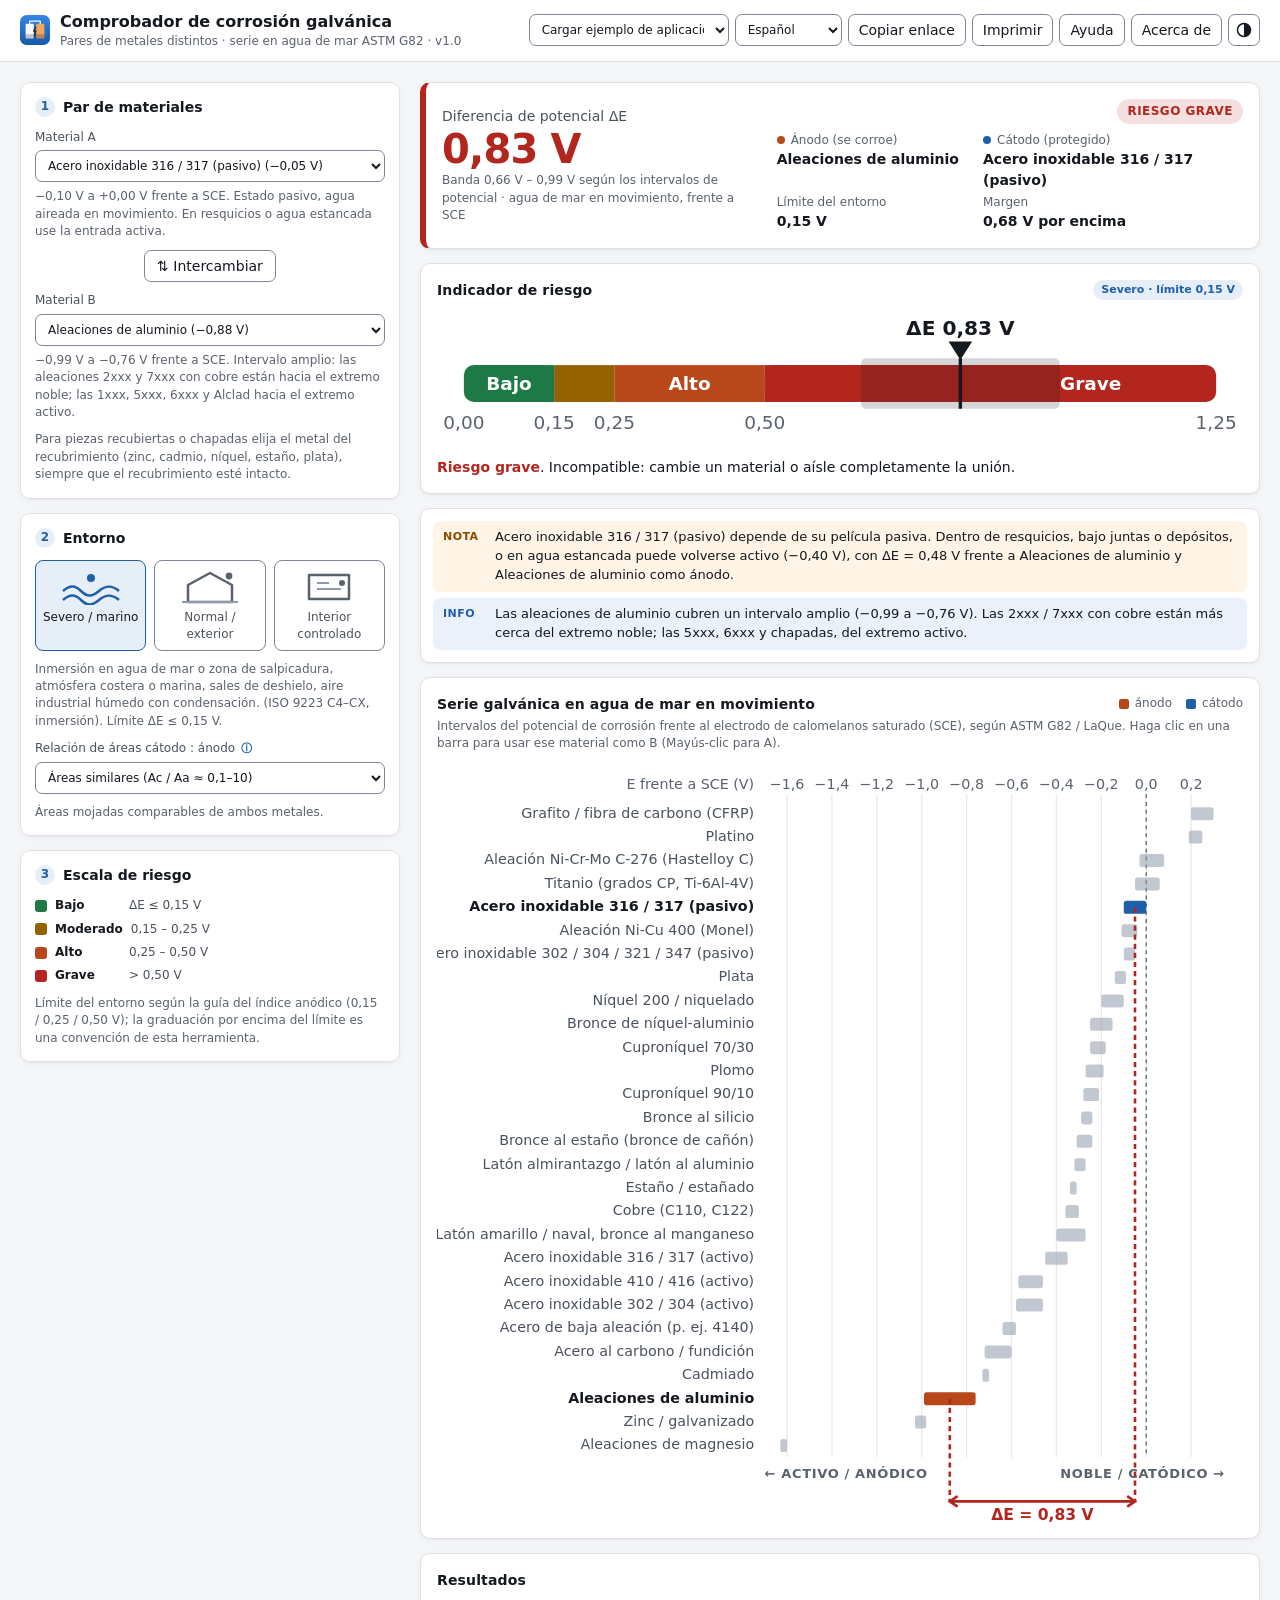
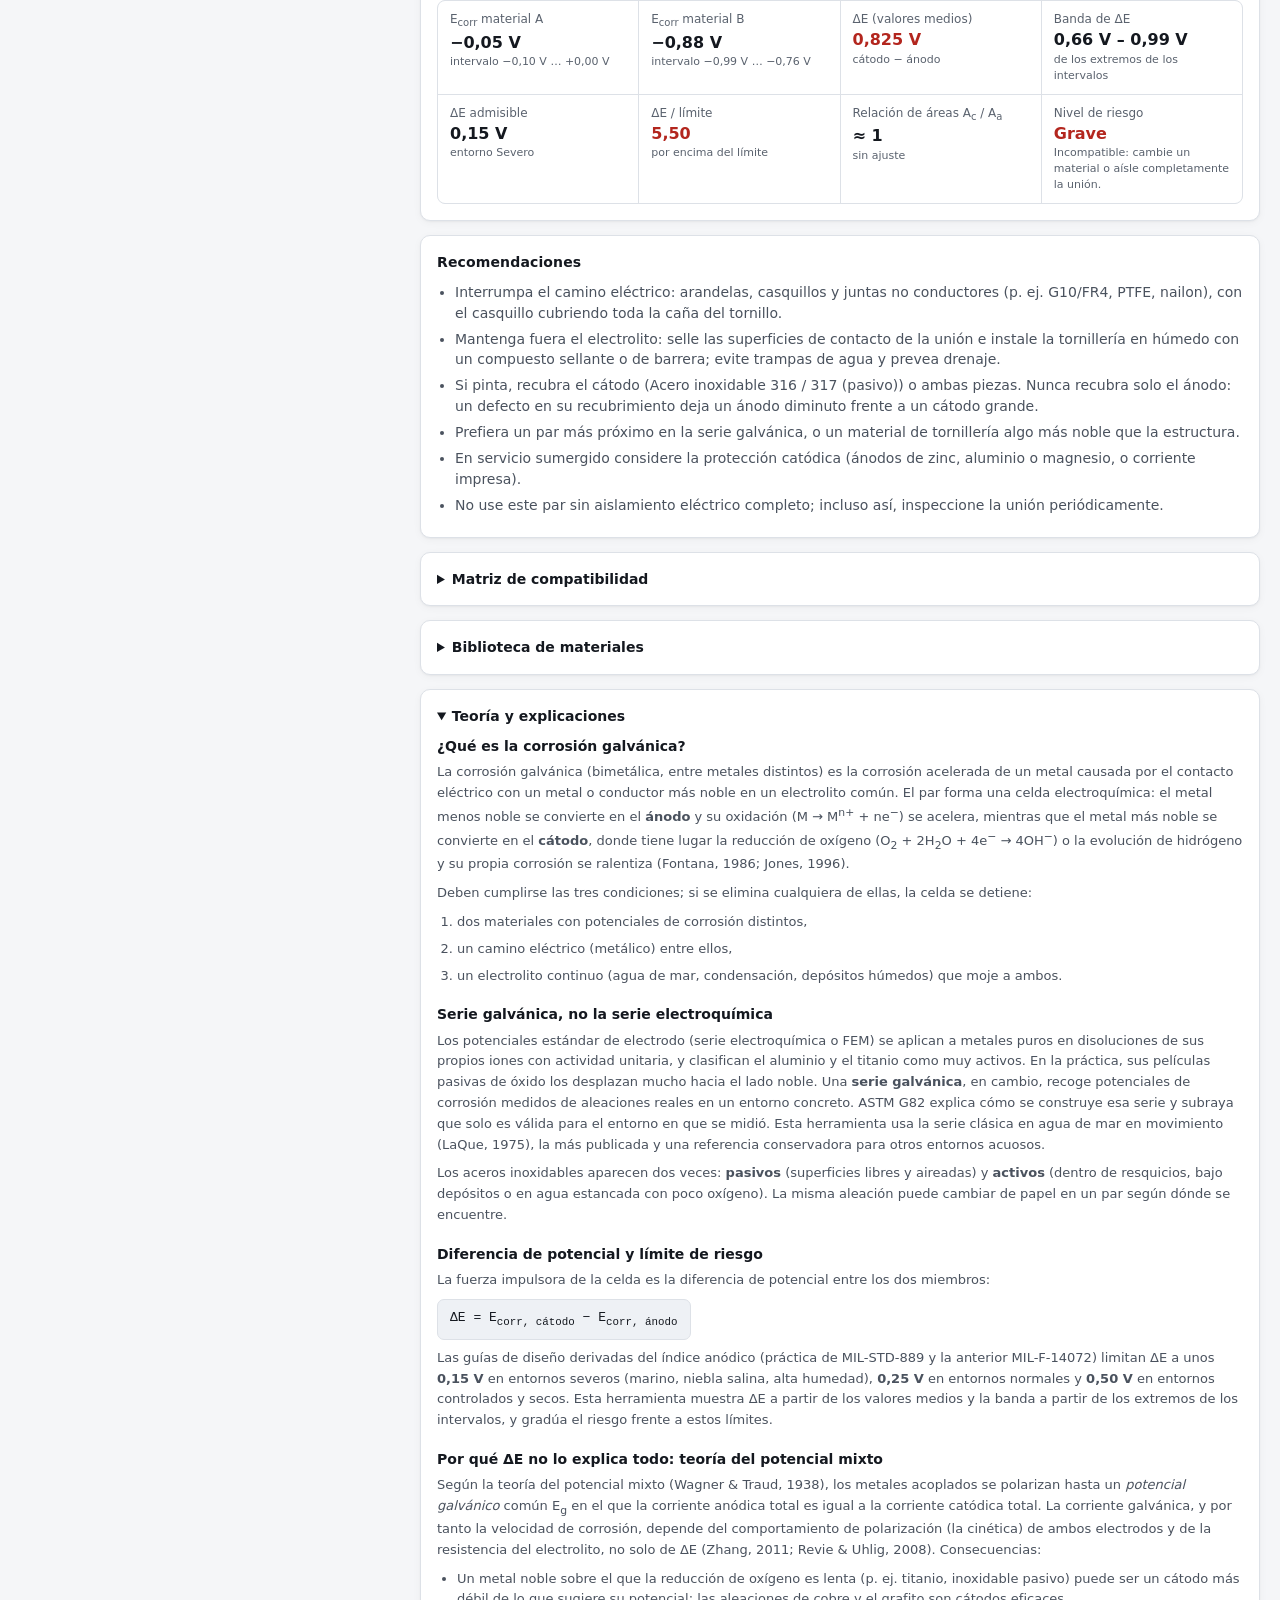
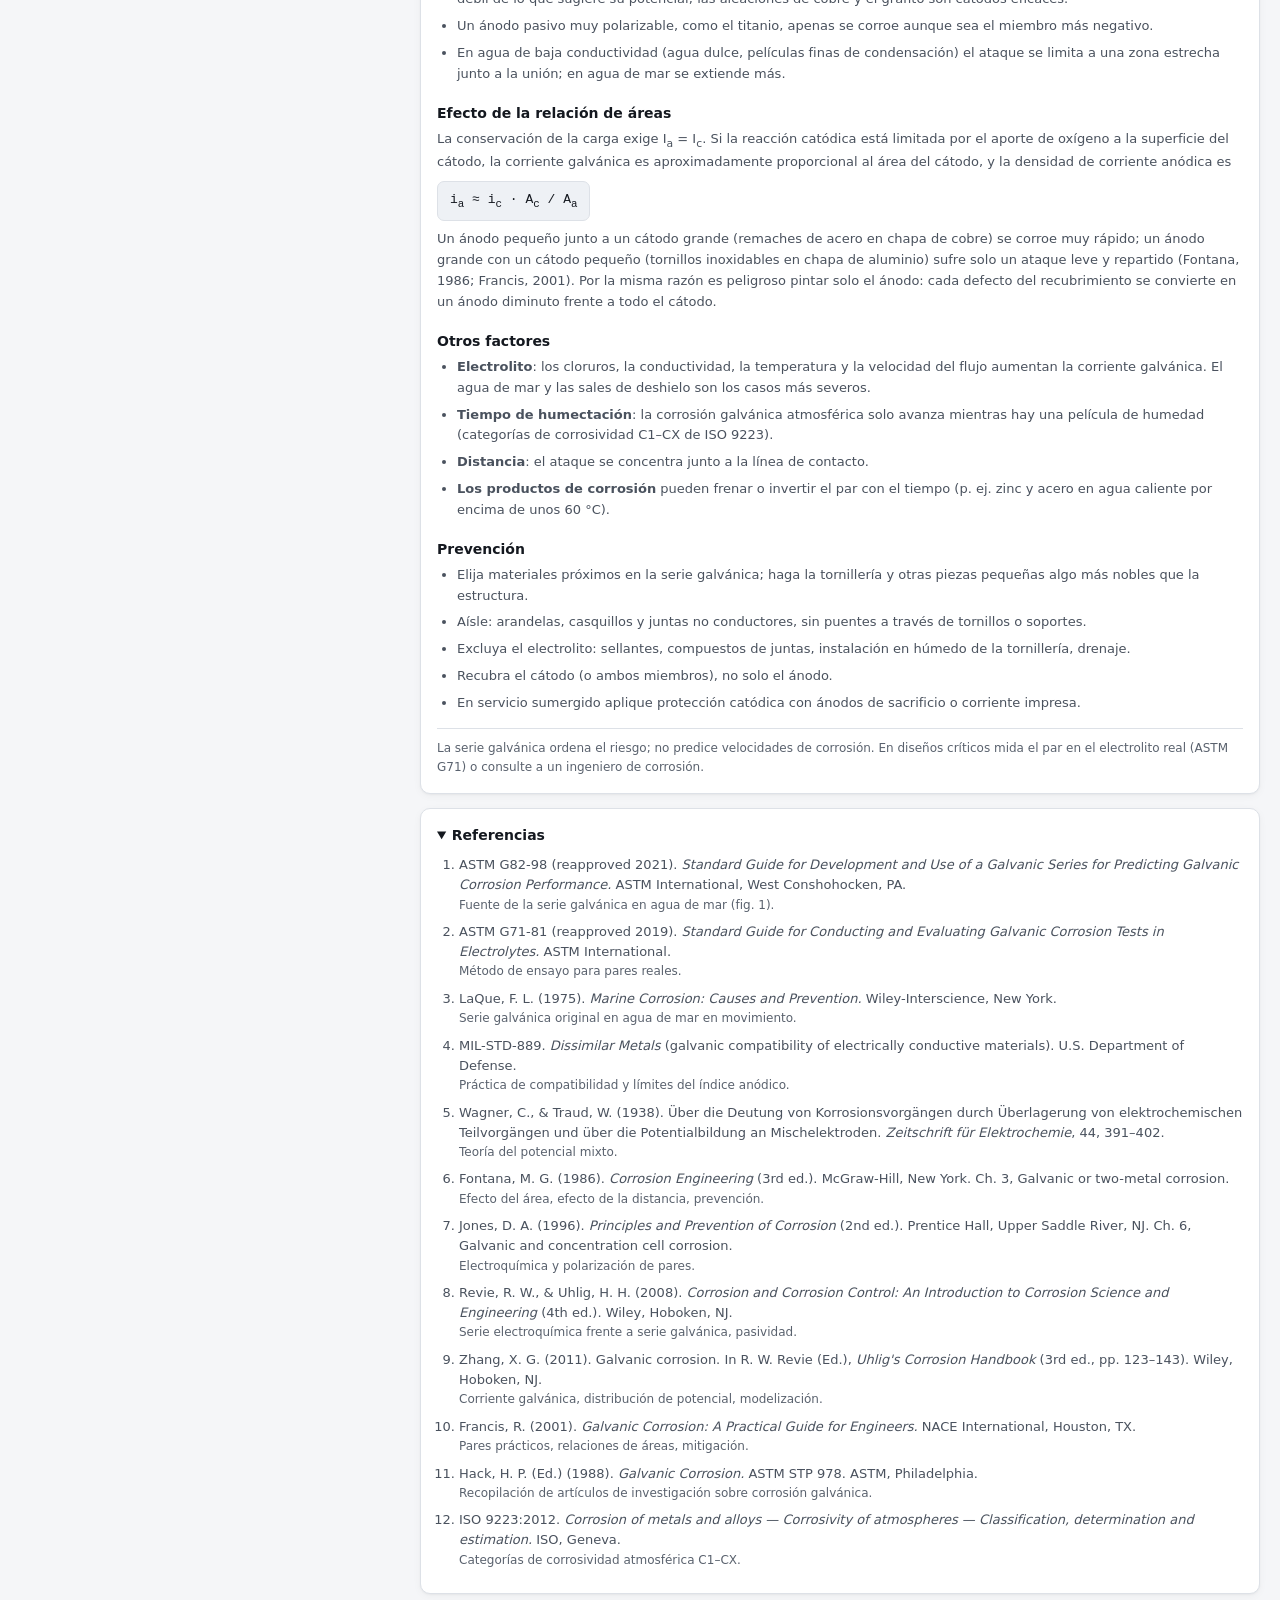
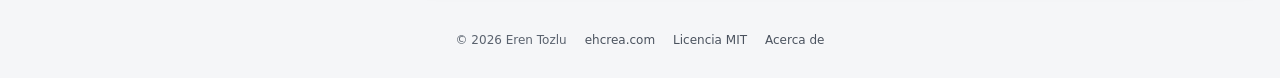
<file: es/index.html>
<!doctype html>
<html lang="es" data-page="es">
<head>
  <meta charset="utf-8">
  <meta name="viewport" content="width=device-width, initial-scale=1">
  <!-- seo: generated by tools/build-pages.js -->
  <title>Comprobador de corrosión galvánica: compatibilidad de metales distintos y diferencia de potencial</title>
  <meta name="description" content="Comprobador gratuito en línea del riesgo de corrosión galvánica: elija dos materiales y vea la diferencia de potencial en la serie galvánica en agua de mar (ASTM G82), qué metal se corroe y un riesgo con código de colores para entornos marinos, exteriores o interiores, con el efecto de la relación de áreas, medidas de mitigación y referencias académicas.">
  <link rel="canonical" href="https://ehcrea.github.io/galvanic-corrosion-checker/es/">
  <link rel="alternate" hreflang="en" href="https://ehcrea.github.io/galvanic-corrosion-checker/">
  <link rel="alternate" hreflang="de" href="https://ehcrea.github.io/galvanic-corrosion-checker/de/">
  <link rel="alternate" hreflang="nl" href="https://ehcrea.github.io/galvanic-corrosion-checker/nl/">
  <link rel="alternate" hreflang="tr" href="https://ehcrea.github.io/galvanic-corrosion-checker/tr/">
  <link rel="alternate" hreflang="es" href="https://ehcrea.github.io/galvanic-corrosion-checker/es/">
  <link rel="alternate" hreflang="x-default" href="https://ehcrea.github.io/galvanic-corrosion-checker/">
  <meta property="og:type" content="website">
  <meta property="og:site_name" content="ehcrea">
  <meta property="og:title" content="Comprobador de corrosión galvánica: compatibilidad de metales distintos y diferencia de potencial">
  <meta property="og:description" content="Comprobador gratuito en línea del riesgo de corrosión galvánica: elija dos materiales y vea la diferencia de potencial en la serie galvánica en agua de mar (ASTM G82), qué metal se corroe y un riesgo con código de colores para entornos marinos, exteriores o interiores, con el efecto de la relación de áreas, medidas de mitigación y referencias académicas.">
  <meta property="og:url" content="https://ehcrea.github.io/galvanic-corrosion-checker/es/">
  <meta property="og:image" content="https://ehcrea.github.io/galvanic-corrosion-checker/icons/og-image.png">
  <meta property="og:image:width" content="1200">
  <meta property="og:image:height" content="630">
  <meta property="og:image:alt" content="Comprobador de corrosión galvánica: compatibilidad de metales distintos y diferencia de potencial">
  <meta property="og:locale" content="es_ES">
  <meta property="og:locale:alternate" content="en_US">
  <meta property="og:locale:alternate" content="de_DE">
  <meta property="og:locale:alternate" content="nl_NL">
  <meta property="og:locale:alternate" content="tr_TR">
  <meta name="twitter:card" content="summary_large_image">
  <meta name="twitter:title" content="Comprobador de corrosión galvánica: compatibilidad de metales distintos y diferencia de potencial">
  <meta name="twitter:description" content="Comprobador gratuito en línea del riesgo de corrosión galvánica: elija dos materiales y vea la diferencia de potencial en la serie galvánica en agua de mar (ASTM G82), qué metal se corroe y un riesgo con código de colores para entornos marinos, exteriores o interiores, con el efecto de la relación de áreas, medidas de mitigación y referencias académicas.">
  <meta name="twitter:image" content="https://ehcrea.github.io/galvanic-corrosion-checker/icons/og-image.png">
  <script type="application/ld+json">{"@context":"https://schema.org","@type":"WebApplication","name":"Galvanic Corrosion Checker","alternateName":"Comprobador de corrosión galvánica: compatibilidad de metales distintos y diferencia de potencial","url":"https://ehcrea.github.io/galvanic-corrosion-checker/es/","description":"Comprobador gratuito en línea del riesgo de corrosión galvánica: elija dos materiales y vea la diferencia de potencial en la serie galvánica en agua de mar (ASTM G82), qué metal se corroe y un riesgo con código de colores para entornos marinos, exteriores o interiores, con el efecto de la relación de áreas, medidas de mitigación y referencias académicas.","applicationCategory":"EngineeringApplication","operatingSystem":"Any (web browser)","browserRequirements":"Requires JavaScript","inLanguage":["en","de","nl","tr","es"],"isAccessibleForFree":true,"offers":{"@type":"Offer","price":"0","priceCurrency":"EUR"},"license":"https://opensource.org/licenses/MIT","image":"https://ehcrea.github.io/galvanic-corrosion-checker/icons/og-image.png","author":{"@type":"Person","name":"Eren Tozlu","url":"https://erentozlu.com"},"publisher":{"@type":"Organization","name":"ehcrea","url":"https://ehcrea.com"},"codeRepository":"https://github.com/ehcrea/galvanic-corrosion-checker","featureList":["Potential difference of any two materials in the ASTM G82 seawater galvanic series","Anode / cathode identification and colour-coded galvanic corrosion risk","Harsh, normal and controlled environments with MIL-STD-889 anodic-index limits","Cathode-to-anode area ratio effect","Compatibility matrix and mitigation advice","Theory and academic references","English, German, Dutch, Turkish and Spanish"]}</script>
  <!-- /seo -->
  <link rel="icon" href="../icons/favicon.svg" type="image/svg+xml">
  <link rel="icon" href="../icons/favicon-32.png" sizes="32x32" type="image/png">
  <link rel="icon" href="../icons/favicon-16.png" sizes="16x16" type="image/png">
  <link rel="apple-touch-icon" href="../icons/app-icon-180.png" sizes="180x180">
  <link rel="manifest" href="../manifest.webmanifest">
  <meta name="apple-mobile-web-app-capable" content="yes">
  <meta name="mobile-web-app-capable" content="yes">
  <meta name="apple-mobile-web-app-title" content="Galvanic">
  <meta name="theme-color" content="#f5f6f8" media="(prefers-color-scheme: light)">
  <meta name="theme-color" content="#0f1216" media="(prefers-color-scheme: dark)">
  <link rel="stylesheet" href="../css/style.css?v=2">
  <script>
    // Apply the saved theme before first paint to avoid a flash.
    try { const t = (localStorage.getItem('ehcrea.theme') || localStorage.getItem('galv.theme')); if (t === 'light' || t === 'dark') document.documentElement.setAttribute('data-theme', t); } catch (e) { /* storage unavailable */ }
  </script>
</head>
<body>
  <header class="topbar">
    <div class="brand">
      <img class="logo" src="../icons/favicon.svg" alt="" width="30" height="30">
      <div>
        <h1>Comprobador de corrosión galvánica</h1>
        <p class="subtitle">Pares de metales distintos · serie en agua de mar ASTM G82 · v1.0</p>
      </div>
    </div>
    <div class="toolbar">
      <label class="preset">
        <span class="sr-only">Ejemplo de aplicación</span>
        <select id="preset" aria-label="Ejemplo de aplicación">
          <option value="">Cargar ejemplo de aplicación…</option>
        </select>
      </label>
      <label class="lang">
        <span class="sr-only">Idioma</span>
        <select id="lang" aria-label="Idioma"></select>
      </label>
      <button type="button" class="btn" id="share" title="Copiar un enlace con este par">Copiar enlace</button>
      <button type="button" class="btn" id="print" title="Imprimir esta página">Imprimir</button>
      <button type="button" class="btn" id="help-open" title="Cómo usar este comprobador">Ayuda</button>
      <button type="button" class="btn" id="about-open" title="Acerca de este comprobador">Acerca de</button>
      <button type="button" class="btn btn-icon" id="theme" title="Cambiar tema claro/oscuro" aria-label="Cambiar tema">
        <svg width="16" height="16" viewBox="0 0 16 16" aria-hidden="true"><circle cx="8" cy="8" r="6.5" fill="none" stroke="currentColor" stroke-width="1.5"></circle><path d="M8 1.5a6.5 6.5 0 0 1 0 13z" fill="currentColor"></path></svg>
      </button>
    </div>
  </header>

  <main class="layout">
    <!-- ================= INPUTS ================= -->
    <form class="inputs" id="form" autocomplete="off" novalidate>
      <fieldset>
        <legend><span class="step">1</span>Par de materiales</legend>
        <label>Material A
          <select id="mat-a"></select>
        </label>
        <p class="hint mat-hint" id="hint-a"></p>
        <button type="button" class="btn swap" id="swap" title="Intercambiar material A y B">⇅ Intercambiar</button>
        <label>Material B
          <select id="mat-b"></select>
        </label>
        <p class="hint mat-hint" id="hint-b"></p>
        <p class="hint">Para piezas recubiertas o chapadas elija el metal del recubrimiento (zinc, cadmio, níquel, estaño, plata), siempre que el recubrimiento esté intacto.</p>
      </fieldset>

      <fieldset>
        <legend><span class="step">2</span>Entorno</legend>
        <div class="layout-picker" role="radiogroup" aria-label="Entorno" id="env-picker">
          <button type="button" role="radio" data-env="harsh" aria-checked="true">
            <svg viewBox="0 0 60 36" aria-hidden="true"><path d="M2 22C9 16 14 16 20 22S31 28 38 22 51 16 58 22"/><path d="M2 31C9 25 14 25 20 31S31 37 38 31 51 25 58 31"/><circle class="ring" cx="30" cy="9" r="4"/></svg>
            <span>Severo / marino</span>
          </button>
          <button type="button" role="radio" data-env="normal" aria-checked="false">
            <svg viewBox="0 0 60 36" aria-hidden="true"><path d="M8 33V16L30 4 52 16V33Z"/><path class="metal" d="M2 33H58"/><circle class="ring" cx="49" cy="7" r="3.4"/></svg>
            <span>Normal / exterior</span>
          </button>
          <button type="button" role="radio" data-env="controlled" aria-checked="false">
            <svg viewBox="0 0 60 36" aria-hidden="true"><path d="M10 6H50V30H10Z"/><path class="metal" d="M18 14H30M18 20H42"/><circle class="ring" cx="43" cy="14" r="3"/></svg>
            <span>Interior controlado</span>
          </button>
        </div>
        <p class="hint" id="env-hint"></p>
        <label><span class="lt">Relación de áreas cátodo : ánodo <span class="tip" tabindex="0" title="Relación entre el área mojada del metal más noble (cátodo) y la del metal menos noble (ánodo). Un ánodo pequeño junto a un cátodo grande se corroe mucho más rápido.">ⓘ</span></span>
          <select id="area"></select>
        </label>
        <p class="hint" id="area-hint"></p>
      </fieldset>

      <fieldset class="legend-box">
        <legend><span class="step">3</span>Escala de riesgo</legend>
        <ul class="risk-legend" id="risk-legend"></ul>
        <p class="hint">Límite del entorno según la guía del índice anódico (0,15 / 0,25 / 0,50 V); la graduación por encima del límite es una convención de esta herramienta.</p>
      </fieldset>
    </form>

    <!-- ================= RESULTS ================= -->
    <section class="results" aria-live="polite">
      <div class="card hero" id="hero">
        <div class="hero-main">
          <div class="hero-label">Diferencia de potencial ΔE</div>
          <div class="hero-value" id="hero-value">—</div>
          <div class="hero-sub" id="hero-sub"></div>
        </div>
        <dl class="hero-side" id="hero-side"></dl>
        <div class="status-chip" id="status-chip"></div>
      </div>

      <div class="card">
        <div class="card-head"><h2>Indicador de riesgo</h2><span class="badge" id="env-badge"></span></div>
        <div id="meter"></div>
        <p class="risk-text" id="risk-text"></p>
      </div>

      <div class="card issues" id="issues" hidden></div>

      <div class="card">
        <div class="card-head">
          <h2>Serie galvánica en agua de mar en movimiento</h2>
          <span class="legend-key"><i class="k-a"></i>ánodo <i class="k-c"></i>cátodo</span>
        </div>
        <p class="card-note">Intervalos del potencial de corrosión frente al electrodo de calomelanos saturado (SCE), según ASTM G82 / LaQue. Haga clic en una barra para usar ese material como B (Mayús-clic para A).</p>
        <div class="series" id="series"></div>
      </div>

      <div class="card">
        <h2>Resultados</h2>
        <div class="metrics" id="metrics"></div>
      </div>

      <div class="card" id="advice-card">
        <h2>Recomendaciones</h2>
        <ul class="advice" id="advice"></ul>
      </div>

      <details class="card lib" id="lib-matrix">
        <summary>Matriz de compatibilidad</summary>
        <p class="card-note" id="matrix-note"></p>
        <div class="table-wrap" id="matrix"></div>
      </details>

      <details class="card lib" id="lib-mat">
        <summary>Biblioteca de materiales</summary>
        <p class="card-note">Intervalos leídos del gráfico de la serie galvánica de ASTM G82 (agua de mar en movimiento, 2,4–4,0 m/s, 10–27 °C). Haga clic en una fila para usarla como material B.</p>
        <div class="table-wrap lib-scroll" id="mat-table"></div>
      </details>

      <details class="card notes" id="theory" open>
        <summary>Teoría y explicaciones</summary>
        <div class="notes-body theory" data-i18n-html="theory"><!--i18n:theory--><h3>¿Qué es la corrosión galvánica?</h3>
<p>La corrosión galvánica (bimetálica, entre metales distintos) es la corrosión acelerada de un metal causada por el contacto eléctrico con un metal o conductor más noble en un electrolito común. El par forma una celda electroquímica: el metal menos noble se convierte en el <b>ánodo</b> y su oxidación (M → M<sup>n+</sup> + ne<sup>−</sup>) se acelera, mientras que el metal más noble se convierte en el <b>cátodo</b>, donde tiene lugar la reducción de oxígeno (O<sub>2</sub> + 2H<sub>2</sub>O + 4e<sup>−</sup> → 4OH<sup>−</sup>) o la evolución de hidrógeno y su propia corrosión se ralentiza (Fontana, 1986; Jones, 1996).</p>
<p>Deben cumplirse las tres condiciones; si se elimina cualquiera de ellas, la celda se detiene:</p>
<ol>
<li>dos materiales con potenciales de corrosión distintos,</li>
<li>un camino eléctrico (metálico) entre ellos,</li>
<li>un electrolito continuo (agua de mar, condensación, depósitos húmedos) que moje a ambos.</li>
</ol>
<h3>Serie galvánica, no la serie electroquímica</h3>
<p>Los potenciales estándar de electrodo (serie electroquímica o FEM) se aplican a metales puros en disoluciones de sus propios iones con actividad unitaria, y clasifican el aluminio y el titanio como muy activos. En la práctica, sus películas pasivas de óxido los desplazan mucho hacia el lado noble. Una <b>serie galvánica</b>, en cambio, recoge potenciales de corrosión medidos de aleaciones reales en un entorno concreto. ASTM G82 explica cómo se construye esa serie y subraya que solo es válida para el entorno en que se midió. Esta herramienta usa la serie clásica en agua de mar en movimiento (LaQue, 1975), la más publicada y una referencia conservadora para otros entornos acuosos.</p>
<p>Los aceros inoxidables aparecen dos veces: <b>pasivos</b> (superficies libres y aireadas) y <b>activos</b> (dentro de resquicios, bajo depósitos o en agua estancada con poco oxígeno). La misma aleación puede cambiar de papel en un par según dónde se encuentre.</p>
<h3>Diferencia de potencial y límite de riesgo</h3>
<p>La fuerza impulsora de la celda es la diferencia de potencial entre los dos miembros:</p>
<p class="formula">ΔE = E<sub>corr, cátodo</sub> − E<sub>corr, ánodo</sub></p>
<p>Las guías de diseño derivadas del índice anódico (práctica de MIL-STD-889 y la anterior MIL-F-14072) limitan ΔE a unos <b>0,15 V</b> en entornos severos (marino, niebla salina, alta humedad), <b>0,25 V</b> en entornos normales y <b>0,50 V</b> en entornos controlados y secos. Esta herramienta muestra ΔE a partir de los valores medios y la banda a partir de los extremos de los intervalos, y gradúa el riesgo frente a estos límites.</p>
<h3>Por qué ΔE no lo explica todo: teoría del potencial mixto</h3>
<p>Según la teoría del potencial mixto (Wagner &amp; Traud, 1938), los metales acoplados se polarizan hasta un <i>potencial galvánico</i> común E<sub>g</sub> en el que la corriente anódica total es igual a la corriente catódica total. La corriente galvánica, y por tanto la velocidad de corrosión, depende del comportamiento de polarización (la cinética) de ambos electrodos y de la resistencia del electrolito, no solo de ΔE (Zhang, 2011; Revie &amp; Uhlig, 2008). Consecuencias:</p>
<ul>
<li>Un metal noble sobre el que la reducción de oxígeno es lenta (p. ej. titanio, inoxidable pasivo) puede ser un cátodo más débil de lo que sugiere su potencial; las aleaciones de cobre y el grafito son cátodos eficaces.</li>
<li>Un ánodo pasivo muy polarizable, como el titanio, apenas se corroe aunque sea el miembro más negativo.</li>
<li>En agua de baja conductividad (agua dulce, películas finas de condensación) el ataque se limita a una zona estrecha junto a la unión; en agua de mar se extiende más.</li>
</ul>
<h3>Efecto de la relación de áreas</h3>
<p>La conservación de la carga exige I<sub>a</sub> = I<sub>c</sub>. Si la reacción catódica está limitada por el aporte de oxígeno a la superficie del cátodo, la corriente galvánica es aproximadamente proporcional al área del cátodo, y la densidad de corriente anódica es</p>
<p class="formula">i<sub>a</sub> ≈ i<sub>c</sub> · A<sub>c</sub> / A<sub>a</sub></p>
<p>Un ánodo pequeño junto a un cátodo grande (remaches de acero en chapa de cobre) se corroe muy rápido; un ánodo grande con un cátodo pequeño (tornillos inoxidables en chapa de aluminio) sufre solo un ataque leve y repartido (Fontana, 1986; Francis, 2001). Por la misma razón es peligroso pintar solo el ánodo: cada defecto del recubrimiento se convierte en un ánodo diminuto frente a todo el cátodo.</p>
<h3>Otros factores</h3>
<ul>
<li><b>Electrolito</b>: los cloruros, la conductividad, la temperatura y la velocidad del flujo aumentan la corriente galvánica. El agua de mar y las sales de deshielo son los casos más severos.</li>
<li><b>Tiempo de humectación</b>: la corrosión galvánica atmosférica solo avanza mientras hay una película de humedad (categorías de corrosividad C1–CX de ISO 9223).</li>
<li><b>Distancia</b>: el ataque se concentra junto a la línea de contacto.</li>
<li><b>Los productos de corrosión</b> pueden frenar o invertir el par con el tiempo (p. ej. zinc y acero en agua caliente por encima de unos 60 °C).</li>
</ul>
<h3>Prevención</h3>
<ul>
<li>Elija materiales próximos en la serie galvánica; haga la tornillería y otras piezas pequeñas algo más nobles que la estructura.</li>
<li>Aísle: arandelas, casquillos y juntas no conductores, sin puentes a través de tornillos o soportes.</li>
<li>Excluya el electrolito: sellantes, compuestos de juntas, instalación en húmedo de la tornillería, drenaje.</li>
<li>Recubra el cátodo (o ambos miembros), no solo el ánodo.</li>
<li>En servicio sumergido aplique protección catódica con ánodos de sacrificio o corriente impresa.</li>
</ul>
<p class="about-meta">La serie galvánica ordena el riesgo; no predice velocidades de corrosión. En diseños críticos mida el par en el electrolito real (ASTM G71) o consulte a un ingeniero de corrosión.</p><!--/i18n:theory--></div>
      </details>

      <details class="card notes" id="refs" open>
        <summary>Referencias</summary>
        <div class="notes-body" data-i18n-html="refs"><!--i18n:refs--><ol class="refs">
<li>ASTM G82-98 (reapproved 2021). <i>Standard Guide for Development and Use of a Galvanic Series for Predicting Galvanic Corrosion Performance.</i> ASTM International, West Conshohocken, PA. <span class="ref-use">Fuente de la serie galvánica en agua de mar (fig. 1).</span></li>
<li>ASTM G71-81 (reapproved 2019). <i>Standard Guide for Conducting and Evaluating Galvanic Corrosion Tests in Electrolytes.</i> ASTM International. <span class="ref-use">Método de ensayo para pares reales.</span></li>
<li>LaQue, F. L. (1975). <i>Marine Corrosion: Causes and Prevention.</i> Wiley-Interscience, New York. <span class="ref-use">Serie galvánica original en agua de mar en movimiento.</span></li>
<li>MIL-STD-889. <i>Dissimilar Metals</i> (galvanic compatibility of electrically conductive materials). U.S. Department of Defense. <span class="ref-use">Práctica de compatibilidad y límites del índice anódico.</span></li>
<li>Wagner, C., &amp; Traud, W. (1938). Über die Deutung von Korrosionsvorgängen durch Überlagerung von elektrochemischen Teilvorgängen und über die Potentialbildung an Mischelektroden. <i>Zeitschrift für Elektrochemie</i>, 44, 391–402. <span class="ref-use">Teoría del potencial mixto.</span></li>
<li>Fontana, M. G. (1986). <i>Corrosion Engineering</i> (3rd ed.). McGraw-Hill, New York. Ch. 3, Galvanic or two-metal corrosion. <span class="ref-use">Efecto del área, efecto de la distancia, prevención.</span></li>
<li>Jones, D. A. (1996). <i>Principles and Prevention of Corrosion</i> (2nd ed.). Prentice Hall, Upper Saddle River, NJ. Ch. 6, Galvanic and concentration cell corrosion. <span class="ref-use">Electroquímica y polarización de pares.</span></li>
<li>Revie, R. W., &amp; Uhlig, H. H. (2008). <i>Corrosion and Corrosion Control: An Introduction to Corrosion Science and Engineering</i> (4th ed.). Wiley, Hoboken, NJ. <span class="ref-use">Serie electroquímica frente a serie galvánica, pasividad.</span></li>
<li>Zhang, X. G. (2011). Galvanic corrosion. In R. W. Revie (Ed.), <i>Uhlig's Corrosion Handbook</i> (3rd ed., pp. 123–143). Wiley, Hoboken, NJ. <span class="ref-use">Corriente galvánica, distribución de potencial, modelización.</span></li>
<li>Francis, R. (2001). <i>Galvanic Corrosion: A Practical Guide for Engineers.</i> NACE International, Houston, TX. <span class="ref-use">Pares prácticos, relaciones de áreas, mitigación.</span></li>
<li>Hack, H. P. (Ed.) (1988). <i>Galvanic Corrosion.</i> ASTM STP 978. ASTM, Philadelphia. <span class="ref-use">Recopilación de artículos de investigación sobre corrosión galvánica.</span></li>
<li>ISO 9223:2012. <i>Corrosion of metals and alloys — Corrosivity of atmospheres — Classification, determination and estimation.</i> ISO, Geneva. <span class="ref-use">Categorías de corrosividad atmosférica C1–CX.</span></li>
</ol><!--/i18n:refs--></div>
      </details>
    </section>
  </main>

  <footer class="site-footer">
    <span>© 2026 Eren Tozlu</span>
    <a href="https://ehcrea.com" target="_blank" rel="noopener">ehcrea.com</a>
    <a href="https://github.com/ehcrea/galvanic-corrosion-checker/blob/main/LICENSE" target="_blank" rel="noopener">Licencia MIT</a>
    <a href="#about" id="about-link">Acerca de</a>
  </footer>

  <dialog class="about" id="about" aria-labelledby="about-title">
    <form method="dialog"><button class="btn btn-icon about-close" title="Cerrar" aria-label="Cerrar">✕</button></form>
    <div data-i18n-html="about"><!--i18n:about--><div class="about-head"><img src="../icons/favicon.svg" alt=""><div><h2 id="about-title">Comprobador de corrosión galvánica</h2><p>Versión 1.0 · por Eren Tozlu</p></div></div>
<p>Una herramienta gratuita en el navegador para comprobar el riesgo de corrosión galvánica de dos materiales en contacto. Elija los materiales y el entorno: muestra la diferencia de potencial en la serie galvánica en agua de mar, qué material se corroe, un riesgo con código de colores que incluye el efecto de la relación de áreas, y recomendaciones. Todos los cálculos se hacen en su navegador.</p>
<p>Los potenciales siguen la serie galvánica de ASTM G82 (según LaQue); los límites por entorno siguen la guía del índice anódico usada con MIL-STD-889. La sección de teoría y la lista de referencias explican el método.</p>
<p>Hecho por Eren Tozlu. Más herramientas y proyectos de ingeniería en <a href="https://ehcrea.com" target="_blank" rel="noopener">ehcrea.com</a>.</p>
<p>Código abierto bajo la <a href="https://github.com/ehcrea/galvanic-corrosion-checker/blob/main/LICENSE" target="_blank" rel="noopener">Licencia MIT</a>; el código fuente está en <a href="https://github.com/ehcrea/galvanic-corrosion-checker" target="_blank" rel="noopener">GitHub</a>.</p>
<div class="about-support"><p><strong>¿Le ha sido útil?</strong> Este comprobador es gratuito para todos y sigo creando herramientas de ingeniería en mi tiempo libre. Si le ha evitado una unión corroída o le ha ayudado a aprender, puede apoyar su desarrollo en Patreon. ¡Gracias!</p><a class="btn-support" href="https://www.patreon.com/ehcrea" target="_blank" rel="noopener"><span aria-hidden="true">♥</span> Apóyame en Patreon</a></div>
<p class="about-meta">Los resultados son una evaluación preliminar. Confirme las uniones críticas con ensayos en el electrolito real o con un especialista en corrosión.</p><!--/i18n:about--></div>
  </dialog>

  <dialog class="about help" id="help" aria-labelledby="help-title">
    <form method="dialog"><button class="btn btn-icon about-close" title="Cerrar" aria-label="Cerrar">✕</button></form>
    <div data-i18n-html="help"><!--i18n:help--><h2 id="help-title">Cómo usar el comprobador de corrosión galvánica</h2>
<p>¿Es nuevo? Elija un ejemplo en <b>Cargar ejemplo de aplicación…</b> en la barra de herramientas y luego cambie una entrada cada vez.</p>
<h3>Tres pasos</h3>
<ol>
<li><b>Par de materiales</b>: elija los dos materiales que se tocan. Para piezas recubiertas elija el metal del recubrimiento. ⇅ los intercambia.</li>
<li><b>Entorno</b>: <i>Severo</i> para marino, inmersión, niebla salina o sales de deshielo; <i>Normal</i> para exterior e interiores sin climatizar; <i>Controlado</i> para locales secos y climatizados. Después la <b>relación de áreas</b> del cátodo (metal más noble) respecto al ánodo.</li>
<li><b>Lea el resultado</b>: ΔE, qué material se corroe y el color del indicador de riesgo.</li>
</ol>
<h3>Niveles de riesgo</h3>
<dl>
<dt class="lvl low">Bajo</dt><dd>ΔE dentro del límite del entorno. Compatible.</dd>
<dt class="lvl moderate">Moderado</dt><dd>Hasta el siguiente escalón de la escala 0,15 / 0,25 / 0,50 / 0,75 / 1,00 V. Selle o aísle la unión.</dd>
<dt class="lvl high">Alto</dt><dd>Dos escalones por encima del límite. Evítelo, o aísle y mantenga fuera el agua.</dd>
<dt class="lvl severe">Grave</dt><dd>Más que eso. Cambie un material o aísle por completo.</dd>
</dl>
<p>La relación de áreas sube el nivel un escalón (ánodo pequeño, cátodo grande) o lo baja (ánodo grande, cátodo pequeño). Si el miembro más negativo es un material pasivo muy estable (titanio, aleación C-276, platino, grafito), no se corroe y el nivel es Bajo; aun así puede atacar a otros metales.</p>
<h3>Consejos</h3>
<ul>
<li>Haga clic en una barra del gráfico de la serie galvánica para elegir el material B; Mayús-clic para el A.</li>
<li>La matriz de compatibilidad muestra cada par para el entorno y la relación de áreas actuales; haga clic en una celda para cargarlo.</li>
<li><b>Copiar enlace</b> guarda el par y el entorno en un enlace.</li>
</ul>
<p class="about-meta">La serie galvánica ordena el riesgo pero no da velocidades de corrosión. Confirme las uniones críticas con ensayos.</p><!--/i18n:help--></div>
  </dialog>

  <div class="toast" id="toast" role="status" hidden></div>

  <script src="../js/i18n.js?v=2"></script>
  <script src="../js/data.js?v=2"></script>
  <script src="../js/calc.js?v=2"></script>
  <script src="../js/app.js?v=2"></script>
</body>
</html>
</file>
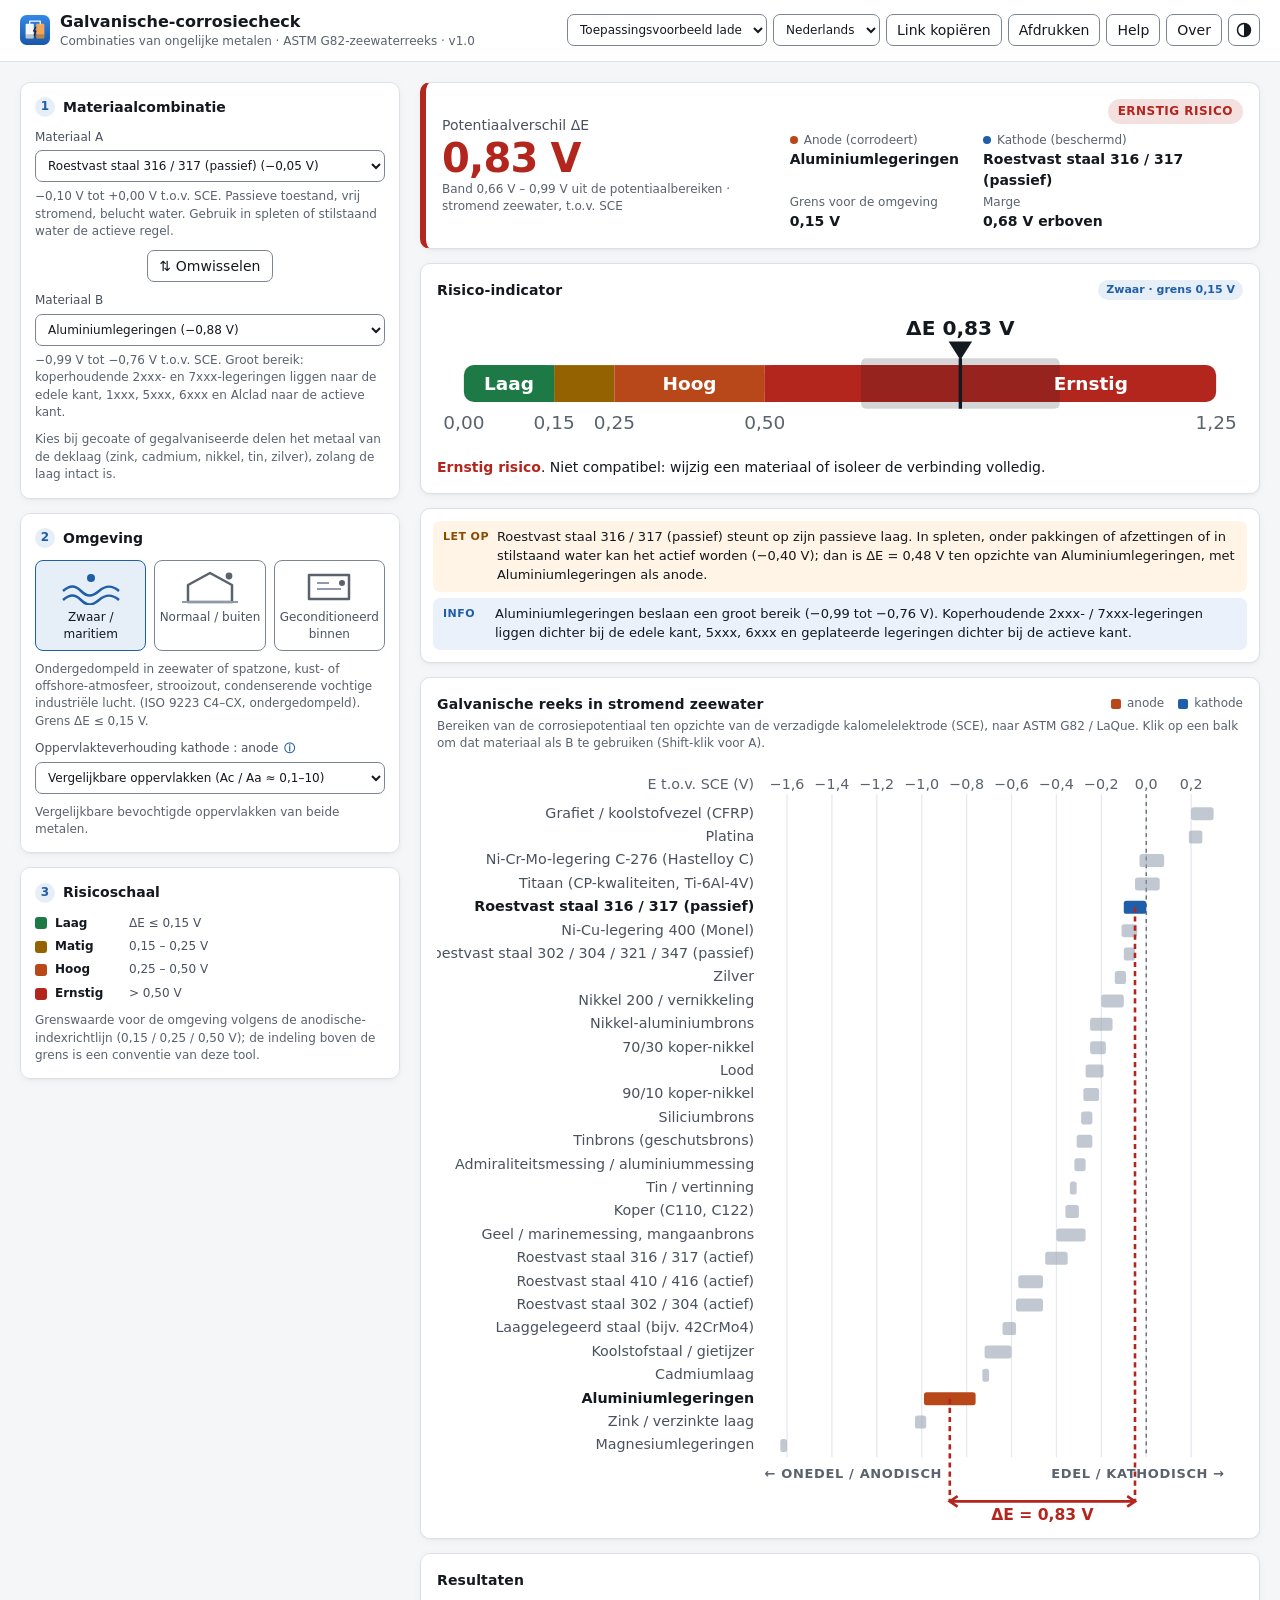
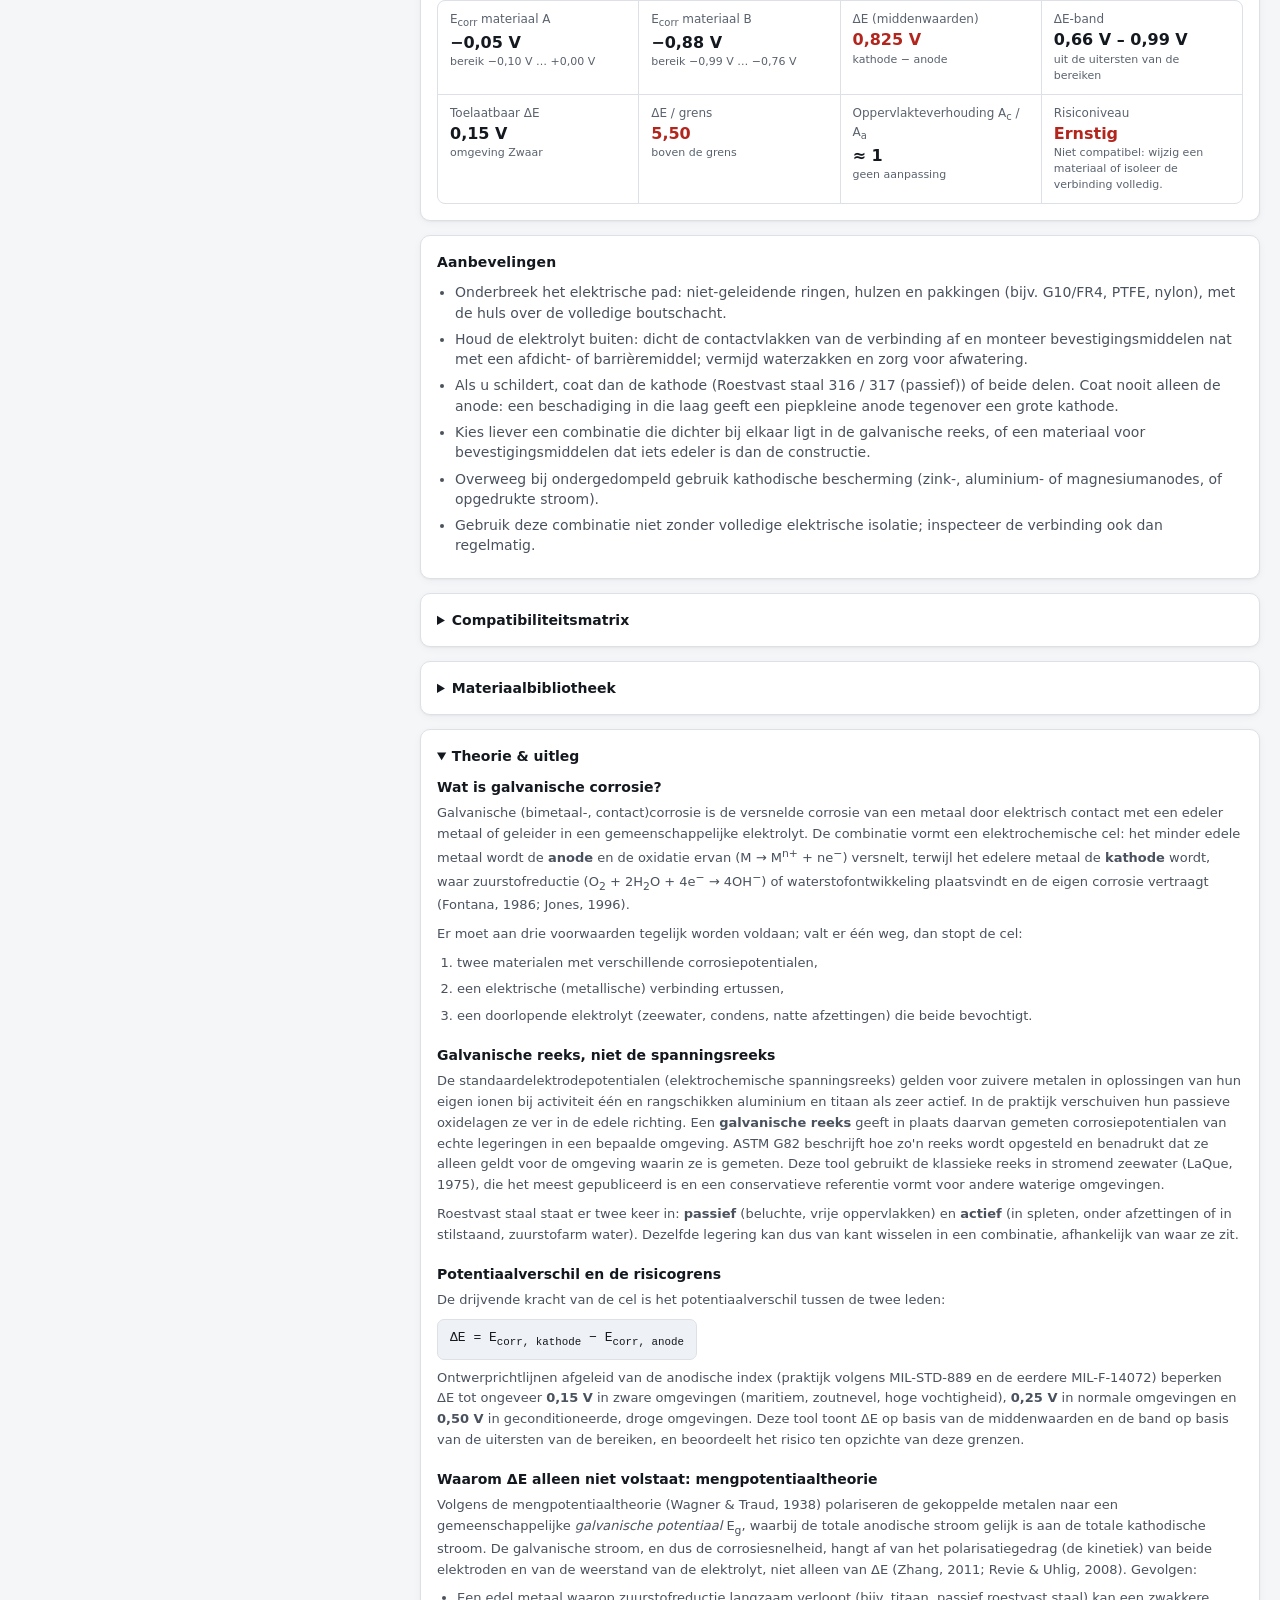
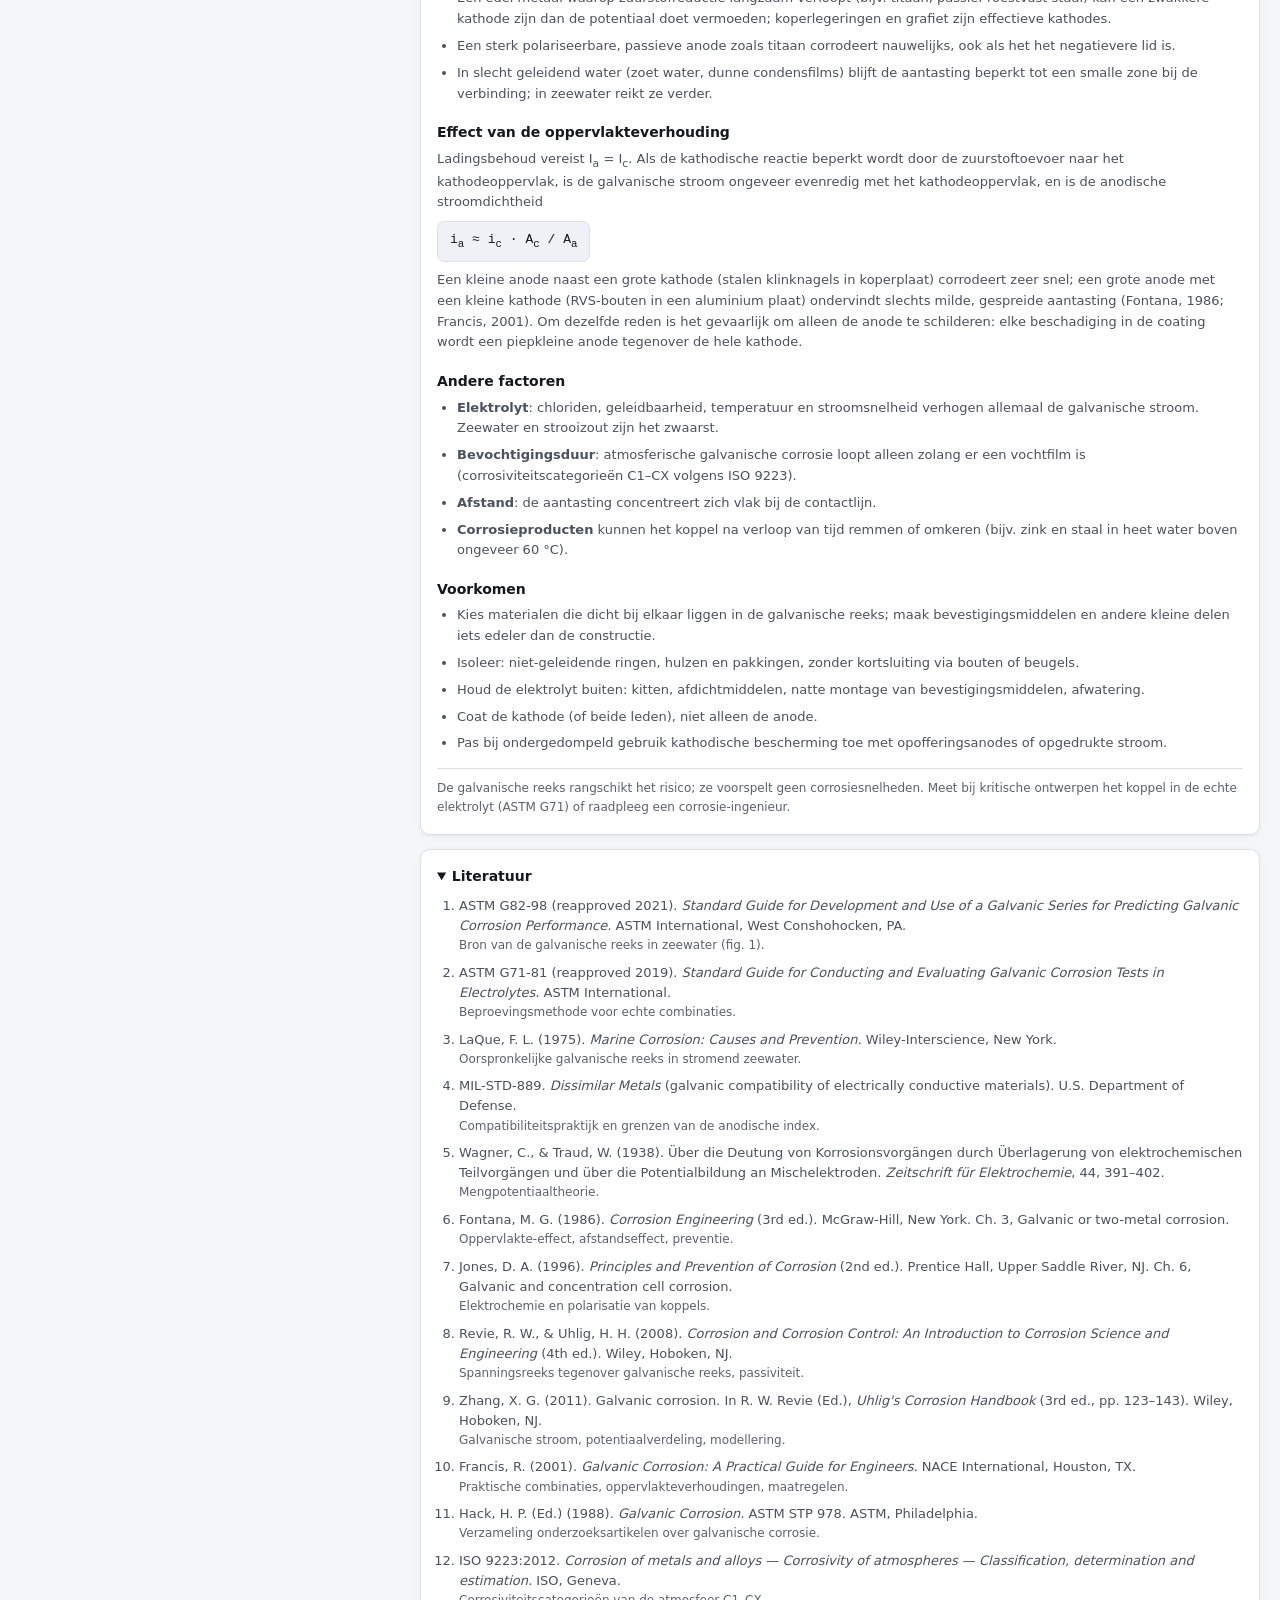
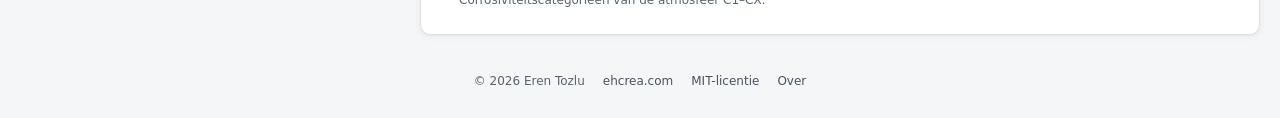
<file: nl/index.html>
<!doctype html>
<html lang="nl" data-page="nl">
<head>
  <meta charset="utf-8">
  <meta name="viewport" content="width=device-width, initial-scale=1">
  <!-- seo: generated by tools/build-pages.js -->
  <title>Galvanische-corrosiecheck: compatibiliteit van ongelijke metalen en potentiaalverschil</title>
  <meta name="description" content="Gratis online check op galvanische corrosie: kies twee materialen en zie het potentiaalverschil in de galvanische reeks in zeewater (ASTM G82), welk metaal corrodeert en een risico met kleurcode voor maritieme, buiten- of binnenomgevingen, met oppervlakteverhouding, maatregelen en wetenschappelijke bronnen.">
  <link rel="canonical" href="https://ehcrea.github.io/galvanic-corrosion-checker/nl/">
  <link rel="alternate" hreflang="en" href="https://ehcrea.github.io/galvanic-corrosion-checker/">
  <link rel="alternate" hreflang="de" href="https://ehcrea.github.io/galvanic-corrosion-checker/de/">
  <link rel="alternate" hreflang="nl" href="https://ehcrea.github.io/galvanic-corrosion-checker/nl/">
  <link rel="alternate" hreflang="tr" href="https://ehcrea.github.io/galvanic-corrosion-checker/tr/">
  <link rel="alternate" hreflang="es" href="https://ehcrea.github.io/galvanic-corrosion-checker/es/">
  <link rel="alternate" hreflang="x-default" href="https://ehcrea.github.io/galvanic-corrosion-checker/">
  <meta property="og:type" content="website">
  <meta property="og:site_name" content="ehcrea">
  <meta property="og:title" content="Galvanische-corrosiecheck: compatibiliteit van ongelijke metalen en potentiaalverschil">
  <meta property="og:description" content="Gratis online check op galvanische corrosie: kies twee materialen en zie het potentiaalverschil in de galvanische reeks in zeewater (ASTM G82), welk metaal corrodeert en een risico met kleurcode voor maritieme, buiten- of binnenomgevingen, met oppervlakteverhouding, maatregelen en wetenschappelijke bronnen.">
  <meta property="og:url" content="https://ehcrea.github.io/galvanic-corrosion-checker/nl/">
  <meta property="og:image" content="https://ehcrea.github.io/galvanic-corrosion-checker/icons/og-image.png">
  <meta property="og:image:width" content="1200">
  <meta property="og:image:height" content="630">
  <meta property="og:image:alt" content="Galvanische-corrosiecheck: compatibiliteit van ongelijke metalen en potentiaalverschil">
  <meta property="og:locale" content="nl_NL">
  <meta property="og:locale:alternate" content="en_US">
  <meta property="og:locale:alternate" content="de_DE">
  <meta property="og:locale:alternate" content="tr_TR">
  <meta property="og:locale:alternate" content="es_ES">
  <meta name="twitter:card" content="summary_large_image">
  <meta name="twitter:title" content="Galvanische-corrosiecheck: compatibiliteit van ongelijke metalen en potentiaalverschil">
  <meta name="twitter:description" content="Gratis online check op galvanische corrosie: kies twee materialen en zie het potentiaalverschil in de galvanische reeks in zeewater (ASTM G82), welk metaal corrodeert en een risico met kleurcode voor maritieme, buiten- of binnenomgevingen, met oppervlakteverhouding, maatregelen en wetenschappelijke bronnen.">
  <meta name="twitter:image" content="https://ehcrea.github.io/galvanic-corrosion-checker/icons/og-image.png">
  <script type="application/ld+json">{"@context":"https://schema.org","@type":"WebApplication","name":"Galvanic Corrosion Checker","alternateName":"Galvanische-corrosiecheck: compatibiliteit van ongelijke metalen en potentiaalverschil","url":"https://ehcrea.github.io/galvanic-corrosion-checker/nl/","description":"Gratis online check op galvanische corrosie: kies twee materialen en zie het potentiaalverschil in de galvanische reeks in zeewater (ASTM G82), welk metaal corrodeert en een risico met kleurcode voor maritieme, buiten- of binnenomgevingen, met oppervlakteverhouding, maatregelen en wetenschappelijke bronnen.","applicationCategory":"EngineeringApplication","operatingSystem":"Any (web browser)","browserRequirements":"Requires JavaScript","inLanguage":["en","de","nl","tr","es"],"isAccessibleForFree":true,"offers":{"@type":"Offer","price":"0","priceCurrency":"EUR"},"license":"https://opensource.org/licenses/MIT","image":"https://ehcrea.github.io/galvanic-corrosion-checker/icons/og-image.png","author":{"@type":"Person","name":"Eren Tozlu","url":"https://erentozlu.com"},"publisher":{"@type":"Organization","name":"ehcrea","url":"https://ehcrea.com"},"codeRepository":"https://github.com/ehcrea/galvanic-corrosion-checker","featureList":["Potential difference of any two materials in the ASTM G82 seawater galvanic series","Anode / cathode identification and colour-coded galvanic corrosion risk","Harsh, normal and controlled environments with MIL-STD-889 anodic-index limits","Cathode-to-anode area ratio effect","Compatibility matrix and mitigation advice","Theory and academic references","English, German, Dutch, Turkish and Spanish"]}</script>
  <!-- /seo -->
  <link rel="icon" href="../icons/favicon.svg" type="image/svg+xml">
  <link rel="icon" href="../icons/favicon-32.png" sizes="32x32" type="image/png">
  <link rel="icon" href="../icons/favicon-16.png" sizes="16x16" type="image/png">
  <link rel="apple-touch-icon" href="../icons/app-icon-180.png" sizes="180x180">
  <link rel="manifest" href="../manifest.webmanifest">
  <meta name="apple-mobile-web-app-capable" content="yes">
  <meta name="mobile-web-app-capable" content="yes">
  <meta name="apple-mobile-web-app-title" content="Galvanic">
  <meta name="theme-color" content="#f5f6f8" media="(prefers-color-scheme: light)">
  <meta name="theme-color" content="#0f1216" media="(prefers-color-scheme: dark)">
  <link rel="stylesheet" href="../css/style.css?v=2">
  <script>
    // Apply the saved theme before first paint to avoid a flash.
    try { const t = (localStorage.getItem('ehcrea.theme') || localStorage.getItem('galv.theme')); if (t === 'light' || t === 'dark') document.documentElement.setAttribute('data-theme', t); } catch (e) { /* storage unavailable */ }
  </script>
</head>
<body>
  <header class="topbar">
    <div class="brand">
      <img class="logo" src="../icons/favicon.svg" alt="" width="30" height="30">
      <div>
        <h1>Galvanische-corrosiecheck</h1>
        <p class="subtitle">Combinaties van ongelijke metalen · ASTM G82-zeewaterreeks · v1.0</p>
      </div>
    </div>
    <div class="toolbar">
      <label class="preset">
        <span class="sr-only">Toepassingsvoorbeeld</span>
        <select id="preset" aria-label="Toepassingsvoorbeeld">
          <option value="">Toepassingsvoorbeeld laden…</option>
        </select>
      </label>
      <label class="lang">
        <span class="sr-only">Taal</span>
        <select id="lang" aria-label="Taal"></select>
      </label>
      <button type="button" class="btn" id="share" title="Link naar deze combinatie kopiëren">Link kopiëren</button>
      <button type="button" class="btn" id="print" title="Deze pagina afdrukken">Afdrukken</button>
      <button type="button" class="btn" id="help-open" title="Zo gebruikt u deze check">Help</button>
      <button type="button" class="btn" id="about-open" title="Over deze check">Over</button>
      <button type="button" class="btn btn-icon" id="theme" title="Licht/donker wisselen" aria-label="Thema wisselen">
        <svg width="16" height="16" viewBox="0 0 16 16" aria-hidden="true"><circle cx="8" cy="8" r="6.5" fill="none" stroke="currentColor" stroke-width="1.5"></circle><path d="M8 1.5a6.5 6.5 0 0 1 0 13z" fill="currentColor"></path></svg>
      </button>
    </div>
  </header>

  <main class="layout">
    <!-- ================= INPUTS ================= -->
    <form class="inputs" id="form" autocomplete="off" novalidate>
      <fieldset>
        <legend><span class="step">1</span>Materiaalcombinatie</legend>
        <label>Materiaal A
          <select id="mat-a"></select>
        </label>
        <p class="hint mat-hint" id="hint-a"></p>
        <button type="button" class="btn swap" id="swap" title="Materiaal A en B omwisselen">⇅ Omwisselen</button>
        <label>Materiaal B
          <select id="mat-b"></select>
        </label>
        <p class="hint mat-hint" id="hint-b"></p>
        <p class="hint">Kies bij gecoate of gegalvaniseerde delen het metaal van de deklaag (zink, cadmium, nikkel, tin, zilver), zolang de laag intact is.</p>
      </fieldset>

      <fieldset>
        <legend><span class="step">2</span>Omgeving</legend>
        <div class="layout-picker" role="radiogroup" aria-label="Omgeving" id="env-picker">
          <button type="button" role="radio" data-env="harsh" aria-checked="true">
            <svg viewBox="0 0 60 36" aria-hidden="true"><path d="M2 22C9 16 14 16 20 22S31 28 38 22 51 16 58 22"/><path d="M2 31C9 25 14 25 20 31S31 37 38 31 51 25 58 31"/><circle class="ring" cx="30" cy="9" r="4"/></svg>
            <span>Zwaar / maritiem</span>
          </button>
          <button type="button" role="radio" data-env="normal" aria-checked="false">
            <svg viewBox="0 0 60 36" aria-hidden="true"><path d="M8 33V16L30 4 52 16V33Z"/><path class="metal" d="M2 33H58"/><circle class="ring" cx="49" cy="7" r="3.4"/></svg>
            <span>Normaal / buiten</span>
          </button>
          <button type="button" role="radio" data-env="controlled" aria-checked="false">
            <svg viewBox="0 0 60 36" aria-hidden="true"><path d="M10 6H50V30H10Z"/><path class="metal" d="M18 14H30M18 20H42"/><circle class="ring" cx="43" cy="14" r="3"/></svg>
            <span>Geconditioneerd binnen</span>
          </button>
        </div>
        <p class="hint" id="env-hint"></p>
        <label><span class="lt">Oppervlakteverhouding kathode : anode <span class="tip" tabindex="0" title="Verhouding van het bevochtigde oppervlak van het edelere metaal (kathode) tot dat van het minder edele metaal (anode). Een kleine anode naast een grote kathode corrodeert veel sneller.">ⓘ</span></span>
          <select id="area"></select>
        </label>
        <p class="hint" id="area-hint"></p>
      </fieldset>

      <fieldset class="legend-box">
        <legend><span class="step">3</span>Risicoschaal</legend>
        <ul class="risk-legend" id="risk-legend"></ul>
        <p class="hint">Grenswaarde voor de omgeving volgens de anodische-indexrichtlijn (0,15 / 0,25 / 0,50 V); de indeling boven de grens is een conventie van deze tool.</p>
      </fieldset>
    </form>

    <!-- ================= RESULTS ================= -->
    <section class="results" aria-live="polite">
      <div class="card hero" id="hero">
        <div class="hero-main">
          <div class="hero-label">Potentiaalverschil ΔE</div>
          <div class="hero-value" id="hero-value">—</div>
          <div class="hero-sub" id="hero-sub"></div>
        </div>
        <dl class="hero-side" id="hero-side"></dl>
        <div class="status-chip" id="status-chip"></div>
      </div>

      <div class="card">
        <div class="card-head"><h2>Risico-indicator</h2><span class="badge" id="env-badge"></span></div>
        <div id="meter"></div>
        <p class="risk-text" id="risk-text"></p>
      </div>

      <div class="card issues" id="issues" hidden></div>

      <div class="card">
        <div class="card-head">
          <h2>Galvanische reeks in stromend zeewater</h2>
          <span class="legend-key"><i class="k-a"></i>anode <i class="k-c"></i>kathode</span>
        </div>
        <p class="card-note">Bereiken van de corrosiepotentiaal ten opzichte van de verzadigde kalomelelektrode (SCE), naar ASTM G82 / LaQue. Klik op een balk om dat materiaal als B te gebruiken (Shift-klik voor A).</p>
        <div class="series" id="series"></div>
      </div>

      <div class="card">
        <h2>Resultaten</h2>
        <div class="metrics" id="metrics"></div>
      </div>

      <div class="card" id="advice-card">
        <h2>Aanbevelingen</h2>
        <ul class="advice" id="advice"></ul>
      </div>

      <details class="card lib" id="lib-matrix">
        <summary>Compatibiliteitsmatrix</summary>
        <p class="card-note" id="matrix-note"></p>
        <div class="table-wrap" id="matrix"></div>
      </details>

      <details class="card lib" id="lib-mat">
        <summary>Materiaalbibliotheek</summary>
        <p class="card-note">Bereiken afgelezen uit de grafiek van de galvanische reeks in ASTM G82 (stromend zeewater, 2,4–4,0 m/s, 10–27 °C). Klik op een rij om die als materiaal B te gebruiken.</p>
        <div class="table-wrap lib-scroll" id="mat-table"></div>
      </details>

      <details class="card notes" id="theory" open>
        <summary>Theorie &amp; uitleg</summary>
        <div class="notes-body theory" data-i18n-html="theory"><!--i18n:theory--><h3>Wat is galvanische corrosie?</h3>
<p>Galvanische (bimetaal-, contact)corrosie is de versnelde corrosie van een metaal door elektrisch contact met een edeler metaal of geleider in een gemeenschappelijke elektrolyt. De combinatie vormt een elektrochemische cel: het minder edele metaal wordt de <b>anode</b> en de oxidatie ervan (M → M<sup>n+</sup> + ne<sup>−</sup>) versnelt, terwijl het edelere metaal de <b>kathode</b> wordt, waar zuurstofreductie (O<sub>2</sub> + 2H<sub>2</sub>O + 4e<sup>−</sup> → 4OH<sup>−</sup>) of waterstofontwikkeling plaatsvindt en de eigen corrosie vertraagt (Fontana, 1986; Jones, 1996).</p>
<p>Er moet aan drie voorwaarden tegelijk worden voldaan; valt er één weg, dan stopt de cel:</p>
<ol>
<li>twee materialen met verschillende corrosiepotentialen,</li>
<li>een elektrische (metallische) verbinding ertussen,</li>
<li>een doorlopende elektrolyt (zeewater, condens, natte afzettingen) die beide bevochtigt.</li>
</ol>
<h3>Galvanische reeks, niet de spanningsreeks</h3>
<p>De standaardelektrodepotentialen (elektrochemische spanningsreeks) gelden voor zuivere metalen in oplossingen van hun eigen ionen bij activiteit één en rangschikken aluminium en titaan als zeer actief. In de praktijk verschuiven hun passieve oxidelagen ze ver in de edele richting. Een <b>galvanische reeks</b> geeft in plaats daarvan gemeten corrosiepotentialen van echte legeringen in een bepaalde omgeving. ASTM G82 beschrijft hoe zo'n reeks wordt opgesteld en benadrukt dat ze alleen geldt voor de omgeving waarin ze is gemeten. Deze tool gebruikt de klassieke reeks in stromend zeewater (LaQue, 1975), die het meest gepubliceerd is en een conservatieve referentie vormt voor andere waterige omgevingen.</p>
<p>Roestvast staal staat er twee keer in: <b>passief</b> (beluchte, vrije oppervlakken) en <b>actief</b> (in spleten, onder afzettingen of in stilstaand, zuurstofarm water). Dezelfde legering kan dus van kant wisselen in een combinatie, afhankelijk van waar ze zit.</p>
<h3>Potentiaalverschil en de risicogrens</h3>
<p>De drijvende kracht van de cel is het potentiaalverschil tussen de twee leden:</p>
<p class="formula">ΔE = E<sub>corr, kathode</sub> − E<sub>corr, anode</sub></p>
<p>Ontwerprichtlijnen afgeleid van de anodische index (praktijk volgens MIL-STD-889 en de eerdere MIL-F-14072) beperken ΔE tot ongeveer <b>0,15 V</b> in zware omgevingen (maritiem, zoutnevel, hoge vochtigheid), <b>0,25 V</b> in normale omgevingen en <b>0,50 V</b> in geconditioneerde, droge omgevingen. Deze tool toont ΔE op basis van de middenwaarden en de band op basis van de uitersten van de bereiken, en beoordeelt het risico ten opzichte van deze grenzen.</p>
<h3>Waarom ΔE alleen niet volstaat: mengpotentiaaltheorie</h3>
<p>Volgens de mengpotentiaaltheorie (Wagner &amp; Traud, 1938) polariseren de gekoppelde metalen naar een gemeenschappelijke <i>galvanische potentiaal</i> E<sub>g</sub>, waarbij de totale anodische stroom gelijk is aan de totale kathodische stroom. De galvanische stroom, en dus de corrosiesnelheid, hangt af van het polarisatiegedrag (de kinetiek) van beide elektroden en van de weerstand van de elektrolyt, niet alleen van ΔE (Zhang, 2011; Revie &amp; Uhlig, 2008). Gevolgen:</p>
<ul>
<li>Een edel metaal waarop zuurstofreductie langzaam verloopt (bijv. titaan, passief roestvast staal) kan een zwakkere kathode zijn dan de potentiaal doet vermoeden; koperlegeringen en grafiet zijn effectieve kathodes.</li>
<li>Een sterk polariseerbare, passieve anode zoals titaan corrodeert nauwelijks, ook als het het negatievere lid is.</li>
<li>In slecht geleidend water (zoet water, dunne condensfilms) blijft de aantasting beperkt tot een smalle zone bij de verbinding; in zeewater reikt ze verder.</li>
</ul>
<h3>Effect van de oppervlakteverhouding</h3>
<p>Ladingsbehoud vereist I<sub>a</sub> = I<sub>c</sub>. Als de kathodische reactie beperkt wordt door de zuurstoftoevoer naar het kathodeoppervlak, is de galvanische stroom ongeveer evenredig met het kathodeoppervlak, en is de anodische stroomdichtheid</p>
<p class="formula">i<sub>a</sub> ≈ i<sub>c</sub> · A<sub>c</sub> / A<sub>a</sub></p>
<p>Een kleine anode naast een grote kathode (stalen klinknagels in koperplaat) corrodeert zeer snel; een grote anode met een kleine kathode (RVS-bouten in een aluminium plaat) ondervindt slechts milde, gespreide aantasting (Fontana, 1986; Francis, 2001). Om dezelfde reden is het gevaarlijk om alleen de anode te schilderen: elke beschadiging in de coating wordt een piepkleine anode tegenover de hele kathode.</p>
<h3>Andere factoren</h3>
<ul>
<li><b>Elektrolyt</b>: chloriden, geleidbaarheid, temperatuur en stroomsnelheid verhogen allemaal de galvanische stroom. Zeewater en strooizout zijn het zwaarst.</li>
<li><b>Bevochtigingsduur</b>: atmosferische galvanische corrosie loopt alleen zolang er een vochtfilm is (corrosiviteitscategorieën C1–CX volgens ISO 9223).</li>
<li><b>Afstand</b>: de aantasting concentreert zich vlak bij de contactlijn.</li>
<li><b>Corrosieproducten</b> kunnen het koppel na verloop van tijd remmen of omkeren (bijv. zink en staal in heet water boven ongeveer 60 °C).</li>
</ul>
<h3>Voorkomen</h3>
<ul>
<li>Kies materialen die dicht bij elkaar liggen in de galvanische reeks; maak bevestigingsmiddelen en andere kleine delen iets edeler dan de constructie.</li>
<li>Isoleer: niet-geleidende ringen, hulzen en pakkingen, zonder kortsluiting via bouten of beugels.</li>
<li>Houd de elektrolyt buiten: kitten, afdichtmiddelen, natte montage van bevestigingsmiddelen, afwatering.</li>
<li>Coat de kathode (of beide leden), niet alleen de anode.</li>
<li>Pas bij ondergedompeld gebruik kathodische bescherming toe met opofferingsanodes of opgedrukte stroom.</li>
</ul>
<p class="about-meta">De galvanische reeks rangschikt het risico; ze voorspelt geen corrosiesnelheden. Meet bij kritische ontwerpen het koppel in de echte elektrolyt (ASTM G71) of raadpleeg een corrosie-ingenieur.</p><!--/i18n:theory--></div>
      </details>

      <details class="card notes" id="refs" open>
        <summary>Literatuur</summary>
        <div class="notes-body" data-i18n-html="refs"><!--i18n:refs--><ol class="refs">
<li>ASTM G82-98 (reapproved 2021). <i>Standard Guide for Development and Use of a Galvanic Series for Predicting Galvanic Corrosion Performance.</i> ASTM International, West Conshohocken, PA. <span class="ref-use">Bron van de galvanische reeks in zeewater (fig. 1).</span></li>
<li>ASTM G71-81 (reapproved 2019). <i>Standard Guide for Conducting and Evaluating Galvanic Corrosion Tests in Electrolytes.</i> ASTM International. <span class="ref-use">Beproevingsmethode voor echte combinaties.</span></li>
<li>LaQue, F. L. (1975). <i>Marine Corrosion: Causes and Prevention.</i> Wiley-Interscience, New York. <span class="ref-use">Oorspronkelijke galvanische reeks in stromend zeewater.</span></li>
<li>MIL-STD-889. <i>Dissimilar Metals</i> (galvanic compatibility of electrically conductive materials). U.S. Department of Defense. <span class="ref-use">Compatibiliteitspraktijk en grenzen van de anodische index.</span></li>
<li>Wagner, C., &amp; Traud, W. (1938). Über die Deutung von Korrosionsvorgängen durch Überlagerung von elektrochemischen Teilvorgängen und über die Potentialbildung an Mischelektroden. <i>Zeitschrift für Elektrochemie</i>, 44, 391–402. <span class="ref-use">Mengpotentiaaltheorie.</span></li>
<li>Fontana, M. G. (1986). <i>Corrosion Engineering</i> (3rd ed.). McGraw-Hill, New York. Ch. 3, Galvanic or two-metal corrosion. <span class="ref-use">Oppervlakte-effect, afstandseffect, preventie.</span></li>
<li>Jones, D. A. (1996). <i>Principles and Prevention of Corrosion</i> (2nd ed.). Prentice Hall, Upper Saddle River, NJ. Ch. 6, Galvanic and concentration cell corrosion. <span class="ref-use">Elektrochemie en polarisatie van koppels.</span></li>
<li>Revie, R. W., &amp; Uhlig, H. H. (2008). <i>Corrosion and Corrosion Control: An Introduction to Corrosion Science and Engineering</i> (4th ed.). Wiley, Hoboken, NJ. <span class="ref-use">Spanningsreeks tegenover galvanische reeks, passiviteit.</span></li>
<li>Zhang, X. G. (2011). Galvanic corrosion. In R. W. Revie (Ed.), <i>Uhlig's Corrosion Handbook</i> (3rd ed., pp. 123–143). Wiley, Hoboken, NJ. <span class="ref-use">Galvanische stroom, potentiaalverdeling, modellering.</span></li>
<li>Francis, R. (2001). <i>Galvanic Corrosion: A Practical Guide for Engineers.</i> NACE International, Houston, TX. <span class="ref-use">Praktische combinaties, oppervlakteverhoudingen, maatregelen.</span></li>
<li>Hack, H. P. (Ed.) (1988). <i>Galvanic Corrosion.</i> ASTM STP 978. ASTM, Philadelphia. <span class="ref-use">Verzameling onderzoeksartikelen over galvanische corrosie.</span></li>
<li>ISO 9223:2012. <i>Corrosion of metals and alloys — Corrosivity of atmospheres — Classification, determination and estimation.</i> ISO, Geneva. <span class="ref-use">Corrosiviteitscategorieën van de atmosfeer C1–CX.</span></li>
</ol><!--/i18n:refs--></div>
      </details>
    </section>
  </main>

  <footer class="site-footer">
    <span>© 2026 Eren Tozlu</span>
    <a href="https://ehcrea.com" target="_blank" rel="noopener">ehcrea.com</a>
    <a href="https://github.com/ehcrea/galvanic-corrosion-checker/blob/main/LICENSE" target="_blank" rel="noopener">MIT-licentie</a>
    <a href="#about" id="about-link">Over</a>
  </footer>

  <dialog class="about" id="about" aria-labelledby="about-title">
    <form method="dialog"><button class="btn btn-icon about-close" title="Sluiten" aria-label="Sluiten">✕</button></form>
    <div data-i18n-html="about"><!--i18n:about--><div class="about-head"><img src="../icons/favicon.svg" alt=""><div><h2 id="about-title">Galvanische-corrosiecheck</h2><p>Versie 1.0 · door Eren Tozlu</p></div></div>
<p>Een gratis tool in de browser die het risico op galvanische corrosie van twee materialen die elkaar raken controleert. Kies de materialen en de omgeving: de tool toont het potentiaalverschil in de galvanische reeks in zeewater, welk materiaal corrodeert, een risico met kleurcode inclusief het effect van de oppervlakteverhouding, en aanbevelingen. Alle berekeningen draaien in uw browser.</p>
<p>De potentialen volgen de galvanische reeks van ASTM G82 (naar LaQue); de grenzen per omgeving volgen de anodische-indexrichtlijn die met MIL-STD-889 wordt gebruikt. Het theoriedeel en de literatuurlijst lichten de methode toe.</p>
<p>Gemaakt door Eren Tozlu. Meer engineeringtools en projecten op <a href="https://ehcrea.com" target="_blank" rel="noopener">ehcrea.com</a>.</p>
<p>Open source onder de <a href="https://github.com/ehcrea/galvanic-corrosion-checker/blob/main/LICENSE" target="_blank" rel="noopener">MIT-licentie</a>; de broncode staat op <a href="https://github.com/ehcrea/galvanic-corrosion-checker" target="_blank" rel="noopener">GitHub</a>.</p>
<div class="about-support"><p><strong>Nuttig gevonden?</strong> Deze check is gratis voor iedereen en ik bouw in mijn vrije tijd nieuwe engineeringtools. Heeft hij u een gecorrodeerde verbinding bespaard of geholpen bij het leren, dan kunt u de ontwikkeling steunen via Patreon. Dank u!</p><a class="btn-support" href="https://www.patreon.com/ehcrea" target="_blank" rel="noopener"><span aria-hidden="true">♥</span> Steun mij op Patreon</a></div>
<p class="about-meta">De resultaten zijn een eerste beoordeling. Bevestig kritische verbindingen met proeven in de echte elektrolyt of met een corrosiespecialist.</p><!--/i18n:about--></div>
  </dialog>

  <dialog class="about help" id="help" aria-labelledby="help-title">
    <form method="dialog"><button class="btn btn-icon about-close" title="Sluiten" aria-label="Sluiten">✕</button></form>
    <div data-i18n-html="help"><!--i18n:help--><h2 id="help-title">Zo gebruikt u de galvanische-corrosiecheck</h2>
<p>Nieuw hier? Kies een voorbeeld via <b>Toepassingsvoorbeeld laden…</b> in de werkbalk en wijzig daarna één invoer tegelijk.</p>
<h3>Drie stappen</h3>
<ol>
<li><b>Materiaalcombinatie</b>: kies de twee materialen die elkaar raken. Kies bij gecoate delen het metaal van de deklaag. ⇅ wisselt ze om.</li>
<li><b>Omgeving</b>: <i>Zwaar</i> voor maritiem, ondergedompeld, zoutnevel of strooizout; <i>Normaal</i> voor buiten en ongeconditioneerde binnenruimten; <i>Geconditioneerd</i> voor droge, geklimatiseerde ruimten. Daarna de <b>oppervlakteverhouding</b> van de kathode (edeler metaal) tot de anode.</li>
<li><b>Lees het resultaat</b>: ΔE, welk materiaal corrodeert, en de kleur van de risico-indicator.</li>
</ol>
<h3>Risiconiveaus</h3>
<dl>
<dt class="lvl low">Laag</dt><dd>ΔE binnen de grens voor de omgeving. Compatibel.</dd>
<dt class="lvl moderate">Matig</dt><dd>Tot de volgende stap van de ladder 0,15 / 0,25 / 0,50 / 0,75 / 1,00 V. Dicht de verbinding af of isoleer haar.</dd>
<dt class="lvl high">Hoog</dt><dd>Twee stappen boven de grens. Vermijden, of isoleren en water buiten houden.</dd>
<dt class="lvl severe">Ernstig</dt><dd>Meer dan dat. Wijzig een materiaal of isoleer volledig.</dd>
</dl>
<p>De oppervlakteverhouding verschuift het niveau één stap omhoog (kleine anode, grote kathode) of omlaag (grote anode, kleine kathode). Is het negatievere lid een zeer stabiel passief materiaal (titaan, legering C-276, platina, grafiet), dan corrodeert het zelf niet en is het niveau Laag; andere metalen kan het nog steeds aantasten.</p>
<h3>Tips</h3>
<ul>
<li>Klik op een balk in de grafiek van de galvanische reeks om materiaal B te kiezen, Shift-klik voor A.</li>
<li>De compatibiliteitsmatrix toont elke combinatie voor de huidige omgeving en oppervlakteverhouding; klik op een cel om die te laden.</li>
<li><b>Link kopiëren</b> slaat de combinatie en omgeving op in een link.</li>
</ul>
<p class="about-meta">De galvanische reeks rangschikt het risico maar geeft geen corrosiesnelheden. Bevestig kritische verbindingen met proeven.</p><!--/i18n:help--></div>
  </dialog>

  <div class="toast" id="toast" role="status" hidden></div>

  <script src="../js/i18n.js?v=2"></script>
  <script src="../js/data.js?v=2"></script>
  <script src="../js/calc.js?v=2"></script>
  <script src="../js/app.js?v=2"></script>
</body>
</html>
</file>
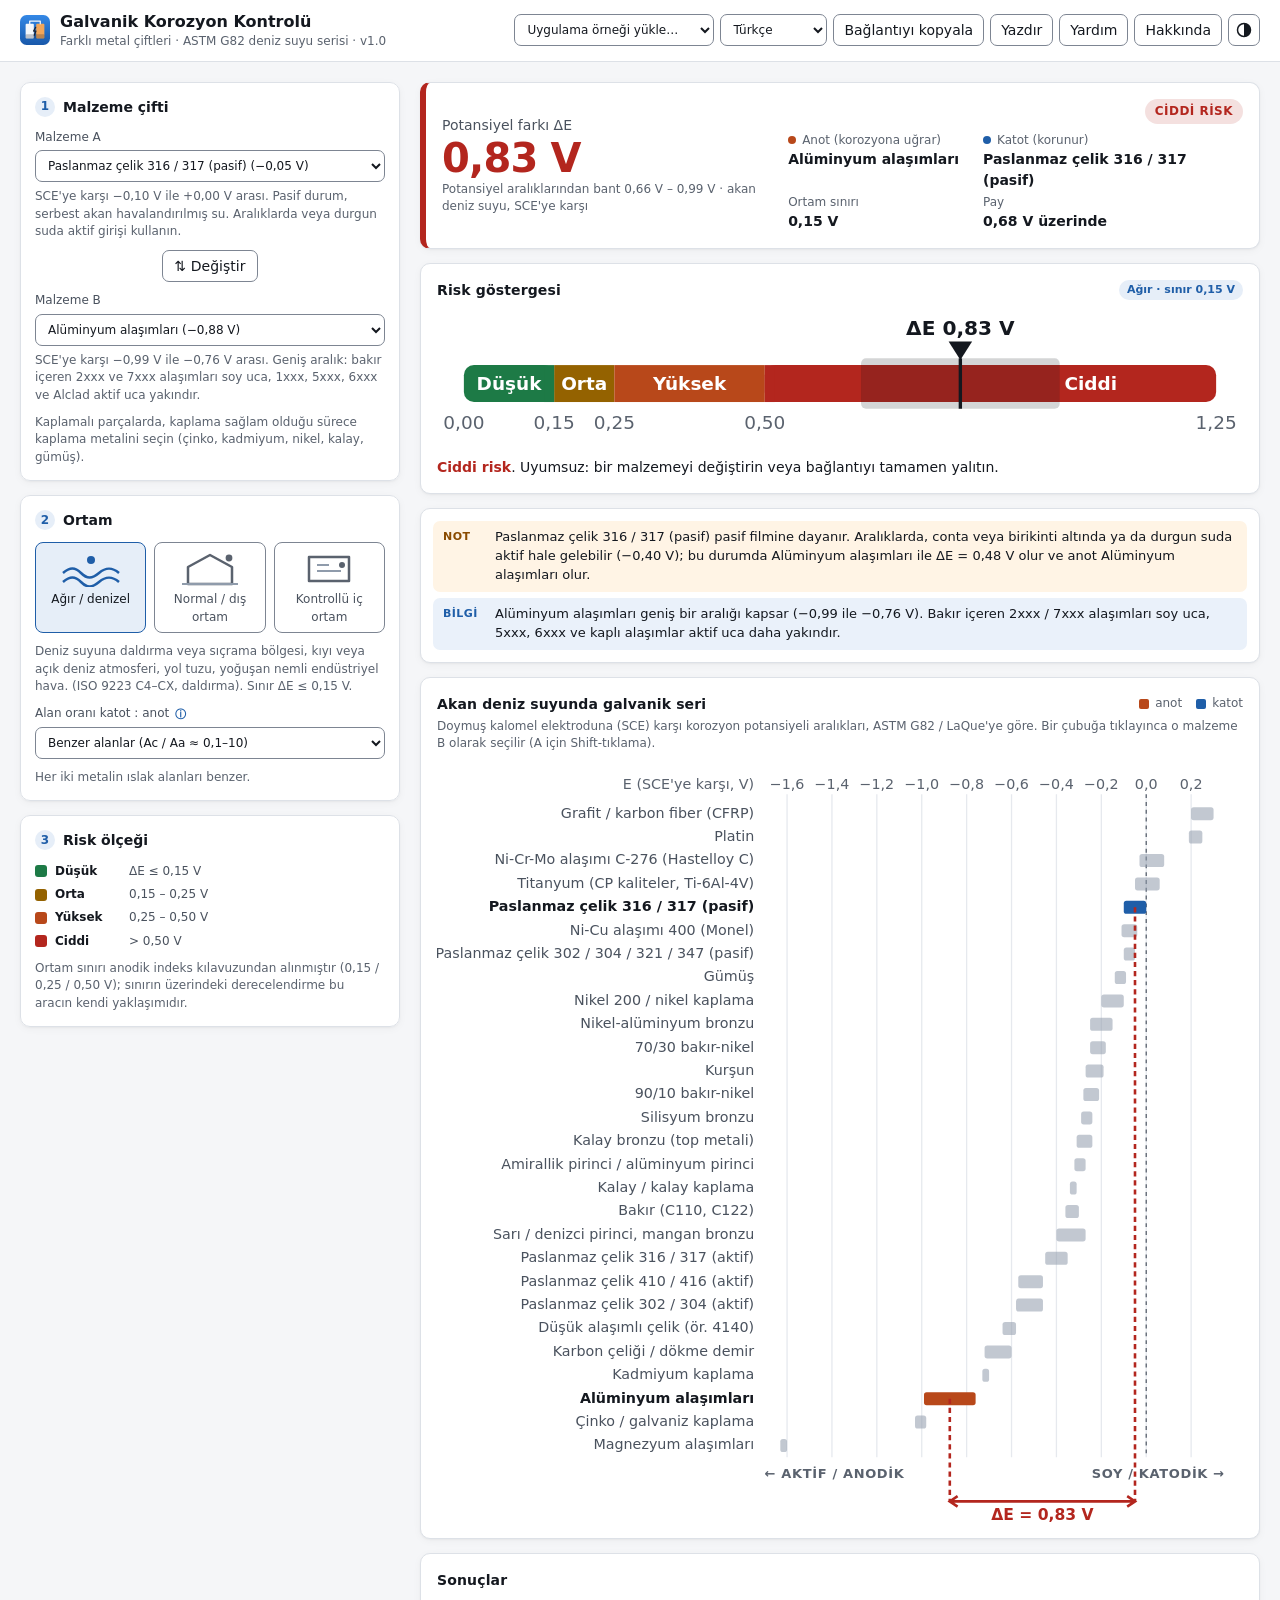
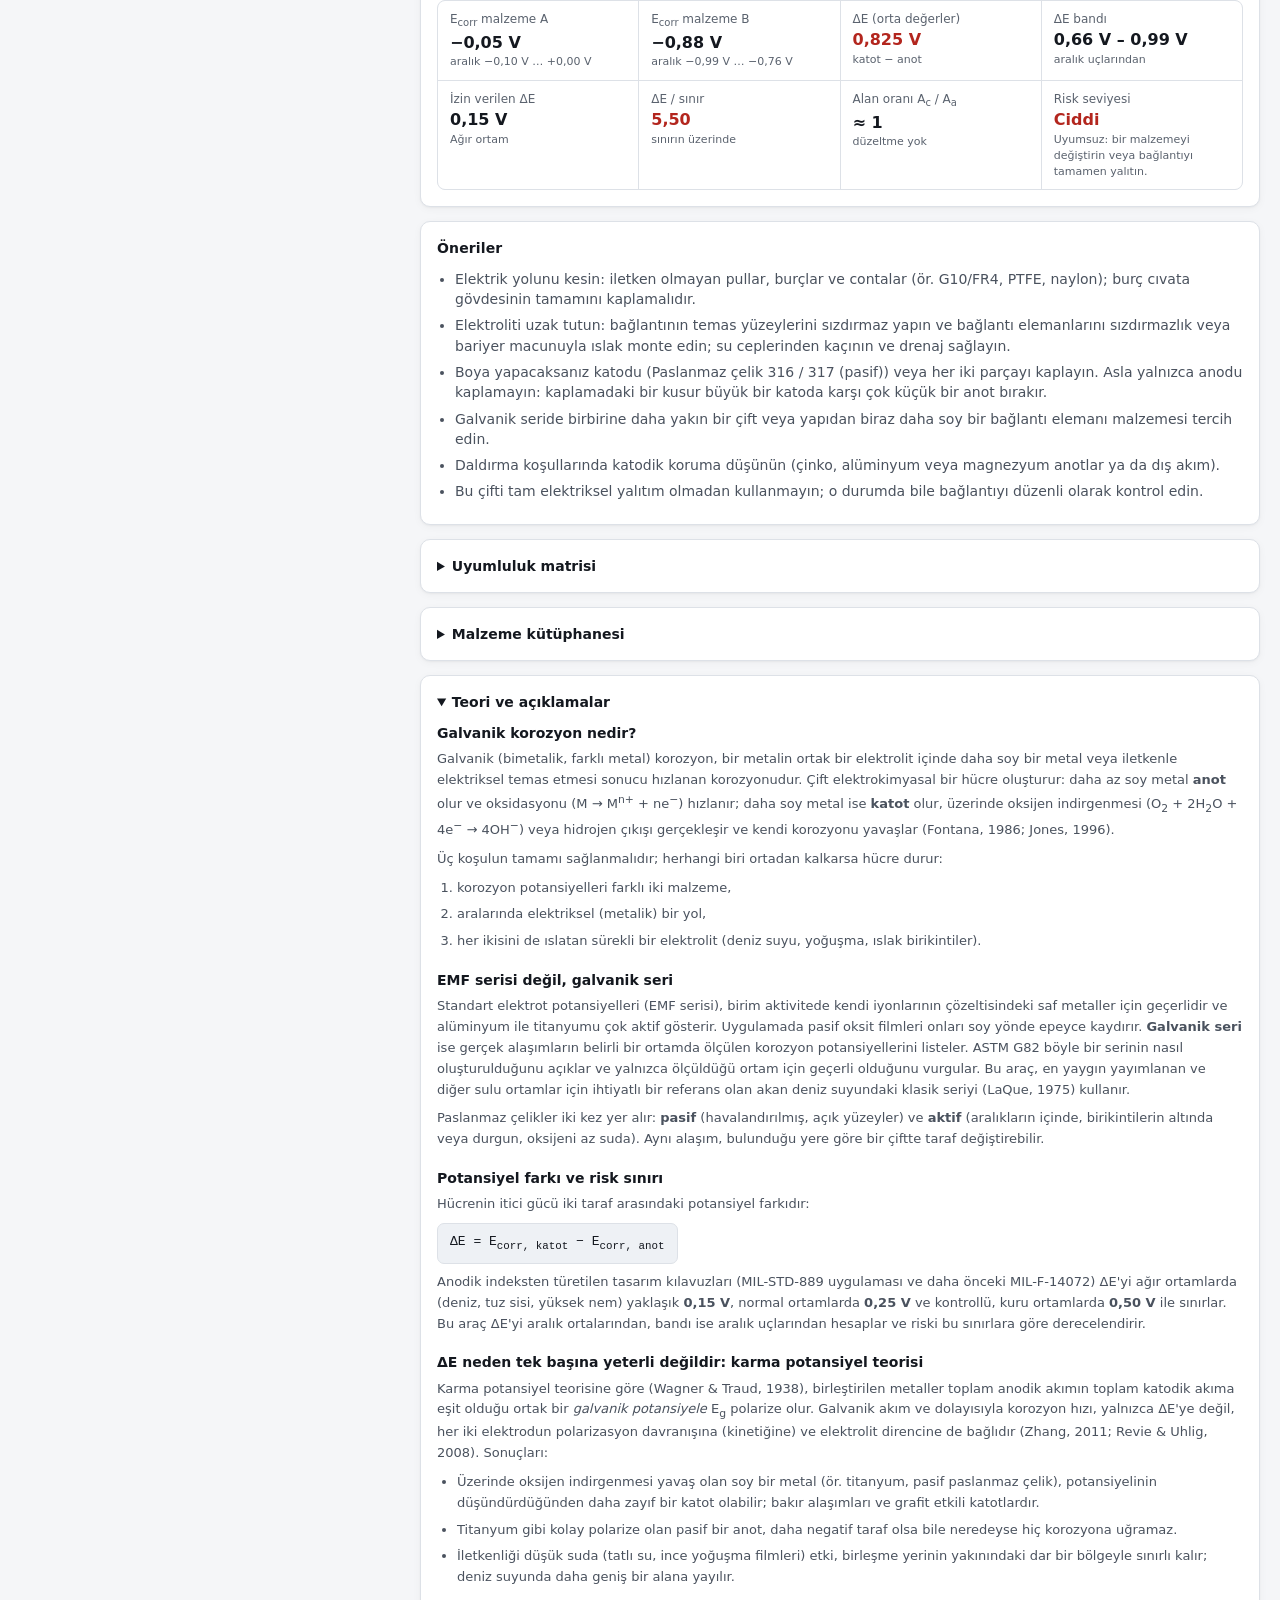
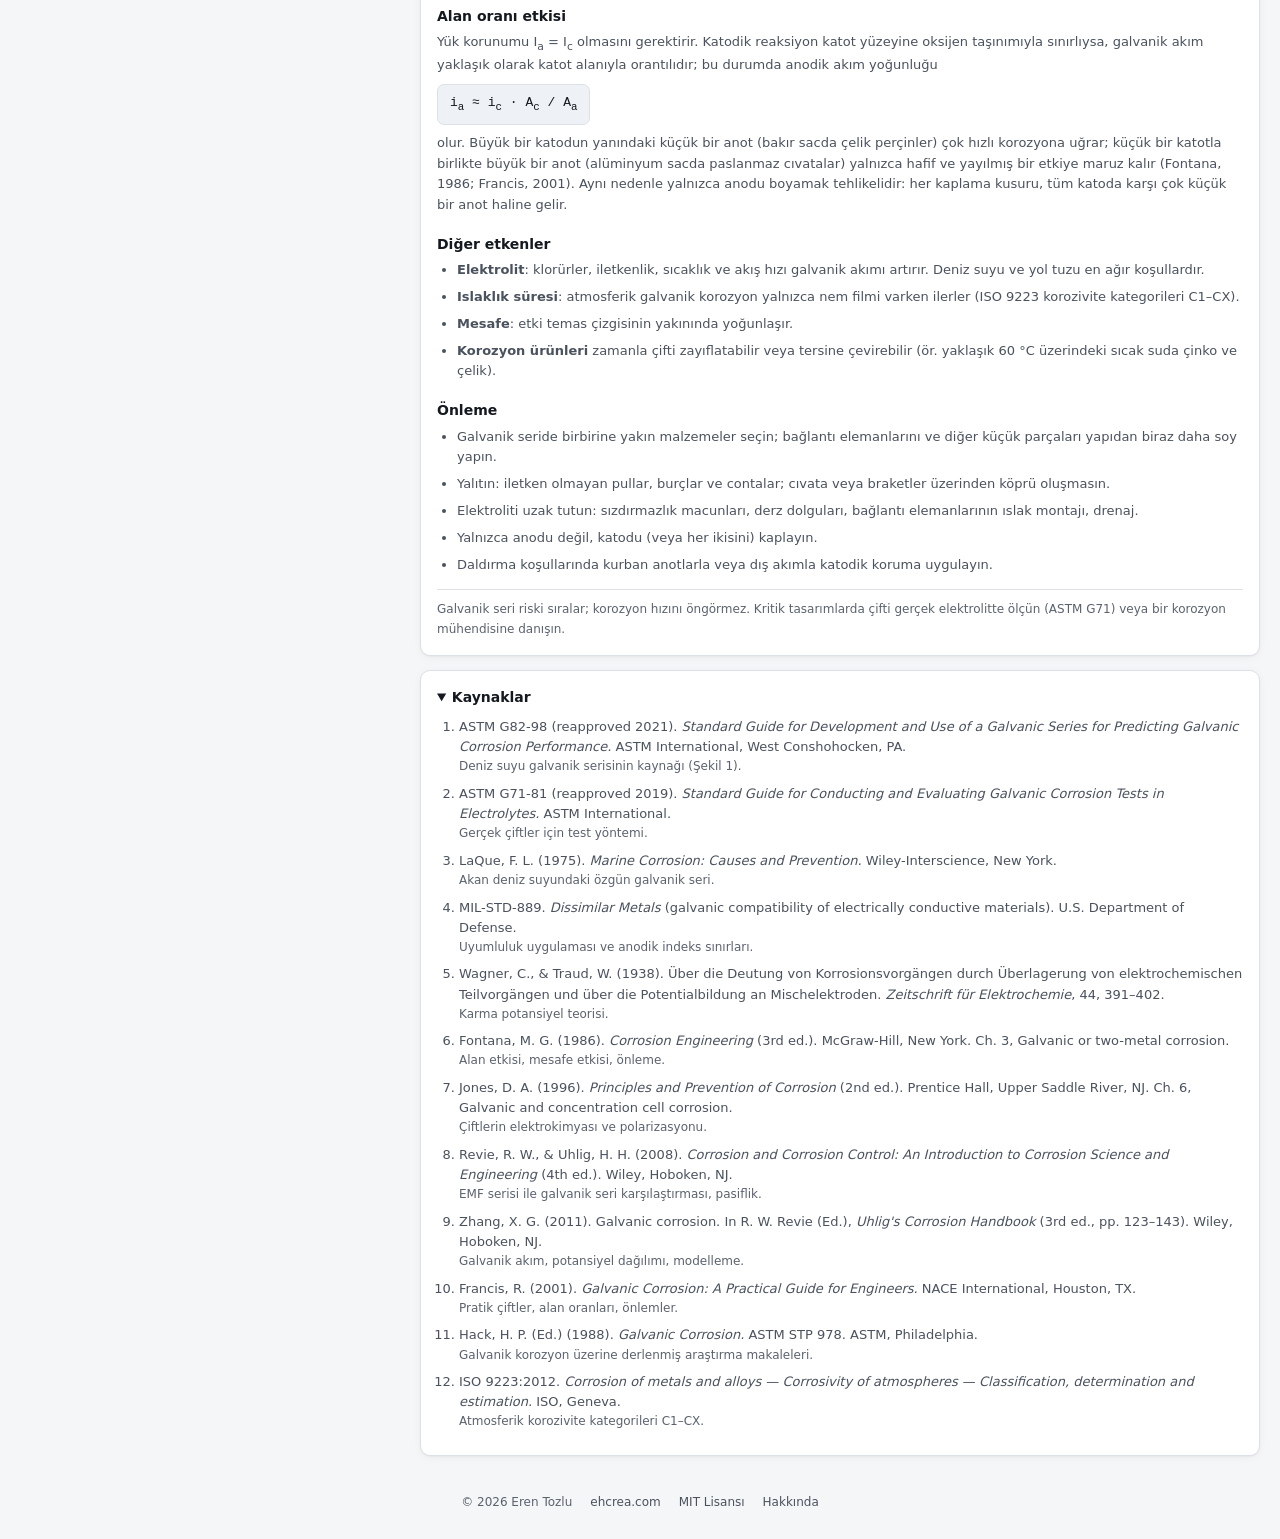
<file: tr/index.html>
<!doctype html>
<html lang="tr" data-page="tr">
<head>
  <meta charset="utf-8">
  <meta name="viewport" content="width=device-width, initial-scale=1">
  <!-- seo: generated by tools/build-pages.js -->
  <title>Galvanik Korozyon Kontrolü: farklı metallerin uyumluluğu ve potansiyel farkı</title>
  <meta name="description" content="Ücretsiz çevrim içi galvanik korozyon risk kontrolü: iki malzeme seçin; deniz suyu galvanik serisindeki (ASTM G82) potansiyel farkını, hangi metalin korozyona uğradığını ve deniz, dış veya iç ortamlar için renk kodlu riski görün; alan oranı etkisi, önleme önerileri ve akademik kaynaklarla.">
  <link rel="canonical" href="https://ehcrea.github.io/galvanic-corrosion-checker/tr/">
  <link rel="alternate" hreflang="en" href="https://ehcrea.github.io/galvanic-corrosion-checker/">
  <link rel="alternate" hreflang="de" href="https://ehcrea.github.io/galvanic-corrosion-checker/de/">
  <link rel="alternate" hreflang="nl" href="https://ehcrea.github.io/galvanic-corrosion-checker/nl/">
  <link rel="alternate" hreflang="tr" href="https://ehcrea.github.io/galvanic-corrosion-checker/tr/">
  <link rel="alternate" hreflang="es" href="https://ehcrea.github.io/galvanic-corrosion-checker/es/">
  <link rel="alternate" hreflang="x-default" href="https://ehcrea.github.io/galvanic-corrosion-checker/">
  <meta property="og:type" content="website">
  <meta property="og:site_name" content="ehcrea">
  <meta property="og:title" content="Galvanik Korozyon Kontrolü: farklı metallerin uyumluluğu ve potansiyel farkı">
  <meta property="og:description" content="Ücretsiz çevrim içi galvanik korozyon risk kontrolü: iki malzeme seçin; deniz suyu galvanik serisindeki (ASTM G82) potansiyel farkını, hangi metalin korozyona uğradığını ve deniz, dış veya iç ortamlar için renk kodlu riski görün; alan oranı etkisi, önleme önerileri ve akademik kaynaklarla.">
  <meta property="og:url" content="https://ehcrea.github.io/galvanic-corrosion-checker/tr/">
  <meta property="og:image" content="https://ehcrea.github.io/galvanic-corrosion-checker/icons/og-image.png">
  <meta property="og:image:width" content="1200">
  <meta property="og:image:height" content="630">
  <meta property="og:image:alt" content="Galvanik Korozyon Kontrolü: farklı metallerin uyumluluğu ve potansiyel farkı">
  <meta property="og:locale" content="tr_TR">
  <meta property="og:locale:alternate" content="en_US">
  <meta property="og:locale:alternate" content="de_DE">
  <meta property="og:locale:alternate" content="nl_NL">
  <meta property="og:locale:alternate" content="es_ES">
  <meta name="twitter:card" content="summary_large_image">
  <meta name="twitter:title" content="Galvanik Korozyon Kontrolü: farklı metallerin uyumluluğu ve potansiyel farkı">
  <meta name="twitter:description" content="Ücretsiz çevrim içi galvanik korozyon risk kontrolü: iki malzeme seçin; deniz suyu galvanik serisindeki (ASTM G82) potansiyel farkını, hangi metalin korozyona uğradığını ve deniz, dış veya iç ortamlar için renk kodlu riski görün; alan oranı etkisi, önleme önerileri ve akademik kaynaklarla.">
  <meta name="twitter:image" content="https://ehcrea.github.io/galvanic-corrosion-checker/icons/og-image.png">
  <script type="application/ld+json">{"@context":"https://schema.org","@type":"WebApplication","name":"Galvanic Corrosion Checker","alternateName":"Galvanik Korozyon Kontrolü: farklı metallerin uyumluluğu ve potansiyel farkı","url":"https://ehcrea.github.io/galvanic-corrosion-checker/tr/","description":"Ücretsiz çevrim içi galvanik korozyon risk kontrolü: iki malzeme seçin; deniz suyu galvanik serisindeki (ASTM G82) potansiyel farkını, hangi metalin korozyona uğradığını ve deniz, dış veya iç ortamlar için renk kodlu riski görün; alan oranı etkisi, önleme önerileri ve akademik kaynaklarla.","applicationCategory":"EngineeringApplication","operatingSystem":"Any (web browser)","browserRequirements":"Requires JavaScript","inLanguage":["en","de","nl","tr","es"],"isAccessibleForFree":true,"offers":{"@type":"Offer","price":"0","priceCurrency":"EUR"},"license":"https://opensource.org/licenses/MIT","image":"https://ehcrea.github.io/galvanic-corrosion-checker/icons/og-image.png","author":{"@type":"Person","name":"Eren Tozlu","url":"https://erentozlu.com"},"publisher":{"@type":"Organization","name":"ehcrea","url":"https://ehcrea.com"},"codeRepository":"https://github.com/ehcrea/galvanic-corrosion-checker","featureList":["Potential difference of any two materials in the ASTM G82 seawater galvanic series","Anode / cathode identification and colour-coded galvanic corrosion risk","Harsh, normal and controlled environments with MIL-STD-889 anodic-index limits","Cathode-to-anode area ratio effect","Compatibility matrix and mitigation advice","Theory and academic references","English, German, Dutch, Turkish and Spanish"]}</script>
  <!-- /seo -->
  <link rel="icon" href="../icons/favicon.svg" type="image/svg+xml">
  <link rel="icon" href="../icons/favicon-32.png" sizes="32x32" type="image/png">
  <link rel="icon" href="../icons/favicon-16.png" sizes="16x16" type="image/png">
  <link rel="apple-touch-icon" href="../icons/app-icon-180.png" sizes="180x180">
  <link rel="manifest" href="../manifest.webmanifest">
  <meta name="apple-mobile-web-app-capable" content="yes">
  <meta name="mobile-web-app-capable" content="yes">
  <meta name="apple-mobile-web-app-title" content="Galvanic">
  <meta name="theme-color" content="#f5f6f8" media="(prefers-color-scheme: light)">
  <meta name="theme-color" content="#0f1216" media="(prefers-color-scheme: dark)">
  <link rel="stylesheet" href="../css/style.css?v=2">
  <script>
    // Apply the saved theme before first paint to avoid a flash.
    try { const t = (localStorage.getItem('ehcrea.theme') || localStorage.getItem('galv.theme')); if (t === 'light' || t === 'dark') document.documentElement.setAttribute('data-theme', t); } catch (e) { /* storage unavailable */ }
  </script>
</head>
<body>
  <header class="topbar">
    <div class="brand">
      <img class="logo" src="../icons/favicon.svg" alt="" width="30" height="30">
      <div>
        <h1>Galvanik Korozyon Kontrolü</h1>
        <p class="subtitle">Farklı metal çiftleri · ASTM G82 deniz suyu serisi · v1.0</p>
      </div>
    </div>
    <div class="toolbar">
      <label class="preset">
        <span class="sr-only">Uygulama örneği</span>
        <select id="preset" aria-label="Uygulama örneği">
          <option value="">Uygulama örneği yükle…</option>
        </select>
      </label>
      <label class="lang">
        <span class="sr-only">Dil</span>
        <select id="lang" aria-label="Dil"></select>
      </label>
      <button type="button" class="btn" id="share" title="Bu çiftin bağlantısını kopyala">Bağlantıyı kopyala</button>
      <button type="button" class="btn" id="print" title="Bu sayfayı yazdır">Yazdır</button>
      <button type="button" class="btn" id="help-open" title="Bu araç nasıl kullanılır">Yardım</button>
      <button type="button" class="btn" id="about-open" title="Bu araç hakkında">Hakkında</button>
      <button type="button" class="btn btn-icon" id="theme" title="Açık/koyu temayı değiştir" aria-label="Temayı değiştir">
        <svg width="16" height="16" viewBox="0 0 16 16" aria-hidden="true"><circle cx="8" cy="8" r="6.5" fill="none" stroke="currentColor" stroke-width="1.5"></circle><path d="M8 1.5a6.5 6.5 0 0 1 0 13z" fill="currentColor"></path></svg>
      </button>
    </div>
  </header>

  <main class="layout">
    <!-- ================= INPUTS ================= -->
    <form class="inputs" id="form" autocomplete="off" novalidate>
      <fieldset>
        <legend><span class="step">1</span>Malzeme çifti</legend>
        <label>Malzeme A
          <select id="mat-a"></select>
        </label>
        <p class="hint mat-hint" id="hint-a"></p>
        <button type="button" class="btn swap" id="swap" title="Malzeme A ile B'yi değiştir">⇅ Değiştir</button>
        <label>Malzeme B
          <select id="mat-b"></select>
        </label>
        <p class="hint mat-hint" id="hint-b"></p>
        <p class="hint">Kaplamalı parçalarda, kaplama sağlam olduğu sürece kaplama metalini seçin (çinko, kadmiyum, nikel, kalay, gümüş).</p>
      </fieldset>

      <fieldset>
        <legend><span class="step">2</span>Ortam</legend>
        <div class="layout-picker" role="radiogroup" aria-label="Ortam" id="env-picker">
          <button type="button" role="radio" data-env="harsh" aria-checked="true">
            <svg viewBox="0 0 60 36" aria-hidden="true"><path d="M2 22C9 16 14 16 20 22S31 28 38 22 51 16 58 22"/><path d="M2 31C9 25 14 25 20 31S31 37 38 31 51 25 58 31"/><circle class="ring" cx="30" cy="9" r="4"/></svg>
            <span>Ağır / denizel</span>
          </button>
          <button type="button" role="radio" data-env="normal" aria-checked="false">
            <svg viewBox="0 0 60 36" aria-hidden="true"><path d="M8 33V16L30 4 52 16V33Z"/><path class="metal" d="M2 33H58"/><circle class="ring" cx="49" cy="7" r="3.4"/></svg>
            <span>Normal / dış ortam</span>
          </button>
          <button type="button" role="radio" data-env="controlled" aria-checked="false">
            <svg viewBox="0 0 60 36" aria-hidden="true"><path d="M10 6H50V30H10Z"/><path class="metal" d="M18 14H30M18 20H42"/><circle class="ring" cx="43" cy="14" r="3"/></svg>
            <span>Kontrollü iç ortam</span>
          </button>
        </div>
        <p class="hint" id="env-hint"></p>
        <label><span class="lt">Alan oranı katot : anot <span class="tip" tabindex="0" title="Daha soy metalin (katot) ıslak alanının daha az soy metalin (anot) ıslak alanına oranı. Büyük bir katodun yanındaki küçük bir anot çok daha hızlı korozyona uğrar.">ⓘ</span></span>
          <select id="area"></select>
        </label>
        <p class="hint" id="area-hint"></p>
      </fieldset>

      <fieldset class="legend-box">
        <legend><span class="step">3</span>Risk ölçeği</legend>
        <ul class="risk-legend" id="risk-legend"></ul>
        <p class="hint">Ortam sınırı anodik indeks kılavuzundan alınmıştır (0,15 / 0,25 / 0,50 V); sınırın üzerindeki derecelendirme bu aracın kendi yaklaşımıdır.</p>
      </fieldset>
    </form>

    <!-- ================= RESULTS ================= -->
    <section class="results" aria-live="polite">
      <div class="card hero" id="hero">
        <div class="hero-main">
          <div class="hero-label">Potansiyel farkı ΔE</div>
          <div class="hero-value" id="hero-value">—</div>
          <div class="hero-sub" id="hero-sub"></div>
        </div>
        <dl class="hero-side" id="hero-side"></dl>
        <div class="status-chip" id="status-chip"></div>
      </div>

      <div class="card">
        <div class="card-head"><h2>Risk göstergesi</h2><span class="badge" id="env-badge"></span></div>
        <div id="meter"></div>
        <p class="risk-text" id="risk-text"></p>
      </div>

      <div class="card issues" id="issues" hidden></div>

      <div class="card">
        <div class="card-head">
          <h2>Akan deniz suyunda galvanik seri</h2>
          <span class="legend-key"><i class="k-a"></i>anot <i class="k-c"></i>katot</span>
        </div>
        <p class="card-note">Doymuş kalomel elektroduna (SCE) karşı korozyon potansiyeli aralıkları, ASTM G82 / LaQue'ye göre. Bir çubuğa tıklayınca o malzeme B olarak seçilir (A için Shift-tıklama).</p>
        <div class="series" id="series"></div>
      </div>

      <div class="card">
        <h2>Sonuçlar</h2>
        <div class="metrics" id="metrics"></div>
      </div>

      <div class="card" id="advice-card">
        <h2>Öneriler</h2>
        <ul class="advice" id="advice"></ul>
      </div>

      <details class="card lib" id="lib-matrix">
        <summary>Uyumluluk matrisi</summary>
        <p class="card-note" id="matrix-note"></p>
        <div class="table-wrap" id="matrix"></div>
      </details>

      <details class="card lib" id="lib-mat">
        <summary>Malzeme kütüphanesi</summary>
        <p class="card-note">Aralıklar ASTM G82 galvanik seri grafiğinden okunmuştur (akan deniz suyu, 2,4–4,0 m/s, 10–27 °C). Malzeme B olarak kullanmak için bir satıra tıklayın.</p>
        <div class="table-wrap lib-scroll" id="mat-table"></div>
      </details>

      <details class="card notes" id="theory" open>
        <summary>Teori ve açıklamalar</summary>
        <div class="notes-body theory" data-i18n-html="theory"><!--i18n:theory--><h3>Galvanik korozyon nedir?</h3>
<p>Galvanik (bimetalik, farklı metal) korozyon, bir metalin ortak bir elektrolit içinde daha soy bir metal veya iletkenle elektriksel temas etmesi sonucu hızlanan korozyonudur. Çift elektrokimyasal bir hücre oluşturur: daha az soy metal <b>anot</b> olur ve oksidasyonu (M → M<sup>n+</sup> + ne<sup>−</sup>) hızlanır; daha soy metal ise <b>katot</b> olur, üzerinde oksijen indirgenmesi (O<sub>2</sub> + 2H<sub>2</sub>O + 4e<sup>−</sup> → 4OH<sup>−</sup>) veya hidrojen çıkışı gerçekleşir ve kendi korozyonu yavaşlar (Fontana, 1986; Jones, 1996).</p>
<p>Üç koşulun tamamı sağlanmalıdır; herhangi biri ortadan kalkarsa hücre durur:</p>
<ol>
<li>korozyon potansiyelleri farklı iki malzeme,</li>
<li>aralarında elektriksel (metalik) bir yol,</li>
<li>her ikisini de ıslatan sürekli bir elektrolit (deniz suyu, yoğuşma, ıslak birikintiler).</li>
</ol>
<h3>EMF serisi değil, galvanik seri</h3>
<p>Standart elektrot potansiyelleri (EMF serisi), birim aktivitede kendi iyonlarının çözeltisindeki saf metaller için geçerlidir ve alüminyum ile titanyumu çok aktif gösterir. Uygulamada pasif oksit filmleri onları soy yönde epeyce kaydırır. <b>Galvanik seri</b> ise gerçek alaşımların belirli bir ortamda ölçülen korozyon potansiyellerini listeler. ASTM G82 böyle bir serinin nasıl oluşturulduğunu açıklar ve yalnızca ölçüldüğü ortam için geçerli olduğunu vurgular. Bu araç, en yaygın yayımlanan ve diğer sulu ortamlar için ihtiyatlı bir referans olan akan deniz suyundaki klasik seriyi (LaQue, 1975) kullanır.</p>
<p>Paslanmaz çelikler iki kez yer alır: <b>pasif</b> (havalandırılmış, açık yüzeyler) ve <b>aktif</b> (aralıkların içinde, birikintilerin altında veya durgun, oksijeni az suda). Aynı alaşım, bulunduğu yere göre bir çiftte taraf değiştirebilir.</p>
<h3>Potansiyel farkı ve risk sınırı</h3>
<p>Hücrenin itici gücü iki taraf arasındaki potansiyel farkıdır:</p>
<p class="formula">ΔE = E<sub>corr, katot</sub> − E<sub>corr, anot</sub></p>
<p>Anodik indeksten türetilen tasarım kılavuzları (MIL-STD-889 uygulaması ve daha önceki MIL-F-14072) ΔE'yi ağır ortamlarda (deniz, tuz sisi, yüksek nem) yaklaşık <b>0,15 V</b>, normal ortamlarda <b>0,25 V</b> ve kontrollü, kuru ortamlarda <b>0,50 V</b> ile sınırlar. Bu araç ΔE'yi aralık ortalarından, bandı ise aralık uçlarından hesaplar ve riski bu sınırlara göre derecelendirir.</p>
<h3>ΔE neden tek başına yeterli değildir: karma potansiyel teorisi</h3>
<p>Karma potansiyel teorisine göre (Wagner &amp; Traud, 1938), birleştirilen metaller toplam anodik akımın toplam katodik akıma eşit olduğu ortak bir <i>galvanik potansiyele</i> E<sub>g</sub> polarize olur. Galvanik akım ve dolayısıyla korozyon hızı, yalnızca ΔE'ye değil, her iki elektrodun polarizasyon davranışına (kinetiğine) ve elektrolit direncine de bağlıdır (Zhang, 2011; Revie &amp; Uhlig, 2008). Sonuçları:</p>
<ul>
<li>Üzerinde oksijen indirgenmesi yavaş olan soy bir metal (ör. titanyum, pasif paslanmaz çelik), potansiyelinin düşündürdüğünden daha zayıf bir katot olabilir; bakır alaşımları ve grafit etkili katotlardır.</li>
<li>Titanyum gibi kolay polarize olan pasif bir anot, daha negatif taraf olsa bile neredeyse hiç korozyona uğramaz.</li>
<li>İletkenliği düşük suda (tatlı su, ince yoğuşma filmleri) etki, birleşme yerinin yakınındaki dar bir bölgeyle sınırlı kalır; deniz suyunda daha geniş bir alana yayılır.</li>
</ul>
<h3>Alan oranı etkisi</h3>
<p>Yük korunumu I<sub>a</sub> = I<sub>c</sub> olmasını gerektirir. Katodik reaksiyon katot yüzeyine oksijen taşınımıyla sınırlıysa, galvanik akım yaklaşık olarak katot alanıyla orantılıdır; bu durumda anodik akım yoğunluğu</p>
<p class="formula">i<sub>a</sub> ≈ i<sub>c</sub> · A<sub>c</sub> / A<sub>a</sub></p>
<p>olur. Büyük bir katodun yanındaki küçük bir anot (bakır sacda çelik perçinler) çok hızlı korozyona uğrar; küçük bir katotla birlikte büyük bir anot (alüminyum sacda paslanmaz cıvatalar) yalnızca hafif ve yayılmış bir etkiye maruz kalır (Fontana, 1986; Francis, 2001). Aynı nedenle yalnızca anodu boyamak tehlikelidir: her kaplama kusuru, tüm katoda karşı çok küçük bir anot haline gelir.</p>
<h3>Diğer etkenler</h3>
<ul>
<li><b>Elektrolit</b>: klorürler, iletkenlik, sıcaklık ve akış hızı galvanik akımı artırır. Deniz suyu ve yol tuzu en ağır koşullardır.</li>
<li><b>Islaklık süresi</b>: atmosferik galvanik korozyon yalnızca nem filmi varken ilerler (ISO 9223 korozivite kategorileri C1–CX).</li>
<li><b>Mesafe</b>: etki temas çizgisinin yakınında yoğunlaşır.</li>
<li><b>Korozyon ürünleri</b> zamanla çifti zayıflatabilir veya tersine çevirebilir (ör. yaklaşık 60 °C üzerindeki sıcak suda çinko ve çelik).</li>
</ul>
<h3>Önleme</h3>
<ul>
<li>Galvanik seride birbirine yakın malzemeler seçin; bağlantı elemanlarını ve diğer küçük parçaları yapıdan biraz daha soy yapın.</li>
<li>Yalıtın: iletken olmayan pullar, burçlar ve contalar; cıvata veya braketler üzerinden köprü oluşmasın.</li>
<li>Elektroliti uzak tutun: sızdırmazlık macunları, derz dolguları, bağlantı elemanlarının ıslak montajı, drenaj.</li>
<li>Yalnızca anodu değil, katodu (veya her ikisini) kaplayın.</li>
<li>Daldırma koşullarında kurban anotlarla veya dış akımla katodik koruma uygulayın.</li>
</ul>
<p class="about-meta">Galvanik seri riski sıralar; korozyon hızını öngörmez. Kritik tasarımlarda çifti gerçek elektrolitte ölçün (ASTM G71) veya bir korozyon mühendisine danışın.</p><!--/i18n:theory--></div>
      </details>

      <details class="card notes" id="refs" open>
        <summary>Kaynaklar</summary>
        <div class="notes-body" data-i18n-html="refs"><!--i18n:refs--><ol class="refs">
<li>ASTM G82-98 (reapproved 2021). <i>Standard Guide for Development and Use of a Galvanic Series for Predicting Galvanic Corrosion Performance.</i> ASTM International, West Conshohocken, PA. <span class="ref-use">Deniz suyu galvanik serisinin kaynağı (Şekil 1).</span></li>
<li>ASTM G71-81 (reapproved 2019). <i>Standard Guide for Conducting and Evaluating Galvanic Corrosion Tests in Electrolytes.</i> ASTM International. <span class="ref-use">Gerçek çiftler için test yöntemi.</span></li>
<li>LaQue, F. L. (1975). <i>Marine Corrosion: Causes and Prevention.</i> Wiley-Interscience, New York. <span class="ref-use">Akan deniz suyundaki özgün galvanik seri.</span></li>
<li>MIL-STD-889. <i>Dissimilar Metals</i> (galvanic compatibility of electrically conductive materials). U.S. Department of Defense. <span class="ref-use">Uyumluluk uygulaması ve anodik indeks sınırları.</span></li>
<li>Wagner, C., &amp; Traud, W. (1938). Über die Deutung von Korrosionsvorgängen durch Überlagerung von elektrochemischen Teilvorgängen und über die Potentialbildung an Mischelektroden. <i>Zeitschrift für Elektrochemie</i>, 44, 391–402. <span class="ref-use">Karma potansiyel teorisi.</span></li>
<li>Fontana, M. G. (1986). <i>Corrosion Engineering</i> (3rd ed.). McGraw-Hill, New York. Ch. 3, Galvanic or two-metal corrosion. <span class="ref-use">Alan etkisi, mesafe etkisi, önleme.</span></li>
<li>Jones, D. A. (1996). <i>Principles and Prevention of Corrosion</i> (2nd ed.). Prentice Hall, Upper Saddle River, NJ. Ch. 6, Galvanic and concentration cell corrosion. <span class="ref-use">Çiftlerin elektrokimyası ve polarizasyonu.</span></li>
<li>Revie, R. W., &amp; Uhlig, H. H. (2008). <i>Corrosion and Corrosion Control: An Introduction to Corrosion Science and Engineering</i> (4th ed.). Wiley, Hoboken, NJ. <span class="ref-use">EMF serisi ile galvanik seri karşılaştırması, pasiflik.</span></li>
<li>Zhang, X. G. (2011). Galvanic corrosion. In R. W. Revie (Ed.), <i>Uhlig's Corrosion Handbook</i> (3rd ed., pp. 123–143). Wiley, Hoboken, NJ. <span class="ref-use">Galvanik akım, potansiyel dağılımı, modelleme.</span></li>
<li>Francis, R. (2001). <i>Galvanic Corrosion: A Practical Guide for Engineers.</i> NACE International, Houston, TX. <span class="ref-use">Pratik çiftler, alan oranları, önlemler.</span></li>
<li>Hack, H. P. (Ed.) (1988). <i>Galvanic Corrosion.</i> ASTM STP 978. ASTM, Philadelphia. <span class="ref-use">Galvanik korozyon üzerine derlenmiş araştırma makaleleri.</span></li>
<li>ISO 9223:2012. <i>Corrosion of metals and alloys — Corrosivity of atmospheres — Classification, determination and estimation.</i> ISO, Geneva. <span class="ref-use">Atmosferik korozivite kategorileri C1–CX.</span></li>
</ol><!--/i18n:refs--></div>
      </details>
    </section>
  </main>

  <footer class="site-footer">
    <span>© 2026 Eren Tozlu</span>
    <a href="https://ehcrea.com" target="_blank" rel="noopener">ehcrea.com</a>
    <a href="https://github.com/ehcrea/galvanic-corrosion-checker/blob/main/LICENSE" target="_blank" rel="noopener">MIT Lisansı</a>
    <a href="#about" id="about-link">Hakkında</a>
  </footer>

  <dialog class="about" id="about" aria-labelledby="about-title">
    <form method="dialog"><button class="btn btn-icon about-close" title="Kapat" aria-label="Kapat">✕</button></form>
    <div data-i18n-html="about"><!--i18n:about--><div class="about-head"><img src="../icons/favicon.svg" alt=""><div><h2 id="about-title">Galvanik Korozyon Kontrolü</h2><p>Sürüm 1.0 · Eren Tozlu</p></div></div>
<p>Birbirine temas eden iki malzemenin galvanik korozyon riskini kontrol eden, tarayıcıda çalışan ücretsiz bir araç. Malzemeleri ve ortamı seçin: deniz suyu galvanik serisindeki potansiyel farkını, hangi malzemenin korozyona uğrayacağını, alan oranının etkisiyle renk kodlu riski ve önerileri gösterir. Tüm hesaplamalar tarayıcınızda yapılır.</p>
<p>Potansiyeller ASTM G82 galvanik serisine (LaQue'ye göre) dayanır; ortam sınırları MIL-STD-889 ile kullanılan anodik indeks kılavuzunu izler. Yöntem, Teori bölümünde ve kaynak listesinde açıklanmıştır.</p>
<p>Eren Tozlu tarafından hazırlanmıştır. Diğer mühendislik araçları ve projeler: <a href="https://ehcrea.com" target="_blank" rel="noopener">ehcrea.com</a>.</p>
<p><a href="https://github.com/ehcrea/galvanic-corrosion-checker/blob/main/LICENSE" target="_blank" rel="noopener">MIT Lisansı</a> ile açık kaynaklıdır; kaynak kodu <a href="https://github.com/ehcrea/galvanic-corrosion-checker" target="_blank" rel="noopener">GitHub</a> üzerindedir.</p>
<div class="about-support"><p><strong>İşinize yaradı mı?</strong> Bu araç herkes için ücretsizdir ve boş zamanlarımda yeni mühendislik araçları geliştiriyorum. Sizi korozyona uğramış bir bağlantıdan kurtardıysa veya öğrenmenize yardımcı olduysa, gelişimini Patreon üzerinden destekleyebilirsiniz. Teşekkürler!</p><a class="btn-support" href="https://www.patreon.com/ehcrea" target="_blank" rel="noopener"><span aria-hidden="true">♥</span> Patreon'da destek ol</a></div>
<p class="about-meta">Sonuçlar ön değerlendirme niteliğindedir. Kritik bağlantıları gerçek elektrolitte test ederek veya bir korozyon uzmanıyla doğrulayın.</p><!--/i18n:about--></div>
  </dialog>

  <dialog class="about help" id="help" aria-labelledby="help-title">
    <form method="dialog"><button class="btn btn-icon about-close" title="Kapat" aria-label="Kapat">✕</button></form>
    <div data-i18n-html="help"><!--i18n:help--><h2 id="help-title">Galvanik Korozyon Kontrolü nasıl kullanılır</h2>
<p>Yeni misiniz? Araç çubuğundaki <b>Uygulama örneği yükle…</b> menüsünden bir örnek seçin, ardından girdileri tek tek değiştirin.</p>
<h3>Üç adım</h3>
<ol>
<li><b>Malzeme çifti</b>: birbirine temas eden iki malzemeyi seçin. Kaplamalı parçalarda kaplama metalini seçin. ⇅ ikisinin yerini değiştirir.</li>
<li><b>Ortam</b>: deniz, daldırma, tuz sisi veya yol tuzu için <i>Ağır</i>; dış ortam ve iklimlendirilmemiş iç mekânlar için <i>Normal</i>; kuru, klimalı mekânlar için <i>Kontrollü</i>. Ardından katodun (daha soy metal) anoda <b>alan oranı</b>.</li>
<li><b>Sonucu okuyun</b>: ΔE, hangi malzemenin korozyona uğradığı ve risk göstergesinin rengi.</li>
</ol>
<h3>Risk seviyeleri</h3>
<dl>
<dt class="lvl low">Düşük</dt><dd>ΔE ortam sınırının içinde. Uyumlu.</dd>
<dt class="lvl moderate">Orta</dt><dd>0,15 / 0,25 / 0,50 / 0,75 / 1,00 V merdiveninin bir sonraki basamağına kadar. Bağlantıyı sızdırmaz yapın veya yalıtın.</dd>
<dt class="lvl high">Yüksek</dt><dd>Sınırın iki basamak üzerinde. Kaçının veya yalıtıp suyu uzak tutun.</dd>
<dt class="lvl severe">Ciddi</dt><dd>Daha da fazlası. Bir malzemeyi değiştirin veya tamamen yalıtın.</dd>
</dl>
<p>Alan oranı seviyeyi bir basamak yukarı (küçük anot, büyük katot) veya aşağı (büyük anot, küçük katot) kaydırır. Daha negatif olan taraf çok kararlı pasif bir malzemeyse (titanyum, C-276 alaşımı, platin, grafit) kendisi korozyona uğramaz ve seviye Düşük olur; yine de diğer metallere zarar verebilir.</p>
<h3>İpuçları</h3>
<ul>
<li>Malzeme B'yi seçmek için galvanik seri grafiğindeki bir çubuğa tıklayın, A için Shift-tıklayın.</li>
<li>Uyumluluk matrisi, mevcut ortam ve alan oranı için tüm çiftleri gösterir; yüklemek için bir hücreye tıklayın.</li>
<li><b>Bağlantıyı kopyala</b>, çifti ve ortamı bir bağlantıda saklar.</li>
</ul>
<p class="about-meta">Galvanik seri riski sıralar ancak korozyon hızı vermez. Kritik bağlantıları testle doğrulayın.</p><!--/i18n:help--></div>
  </dialog>

  <div class="toast" id="toast" role="status" hidden></div>

  <script src="../js/i18n.js?v=2"></script>
  <script src="../js/data.js?v=2"></script>
  <script src="../js/calc.js?v=2"></script>
  <script src="../js/app.js?v=2"></script>
</body>
</html>
</file>
<file: css/style.css>
:root {
  color-scheme: light;
  --bg: #f5f6f8;
  --surface: #ffffff;
  --surface-2: #eef1f5;
  --border: #dde1e7;
  --border-strong: #7d8592;
  --text: #14181f;
  --text-2: #4a525e;
  --text-3: #5a626e;
  --accent: #1f5ea8;
  --accent-ink: #ffffff;
  --accent-soft: #e6eef8;
  --metal: #dfe6ef;
  --metal-edge: #8f9bab;
  --rubber: #262b33;
  --grid: #e6e9ee;
  --s1: #1f5ea8; --s2: #c8501c; --s3: #117a52; --s4: #946200; --s5: #c2457a;
  --cold: #1f5ea8; --hot: #c8372f;
  --ok: #1d7a46; --warn: #8a4b00; --err: #b3261e; --info: #1f5ea8;
  --warn-bg: #fff4e5; --err-bg: #fdecec; --info-bg: #eaf1fa;
  --radius: 10px;
  --shadow: 0 1px 2px rgba(0,0,0,.04), 0 2px 8px rgba(0,0,0,.04);
  --mono: ui-monospace, SFMono-Regular, Menlo, Consolas, monospace;
}
@media (prefers-color-scheme: dark) {
  :root:not([data-theme="light"]) {
    color-scheme: dark;
    --bg: #0f1216; --surface: #171b21; --surface-2: #1f252d; --border: #2b323c; --border-strong: #6b7482;
    --text: #e7eaef; --text-2: #b4bcc7; --text-3: #9aa3af;
    --accent: #6aa5ec; --accent-ink: #0b1018; --accent-soft: #1b2a3d;
    --metal: #2a3542; --metal-edge: #6b7a8c; --rubber: #d5dae1; --grid: #262c35;
    --s1: #6aa5ec; --s2: #f08a4b; --s3: #3fbf8a; --s4: #e0a030; --s5: #e87ba4;
    --cold: #6aa5ec; --hot: #f07070;
    --ok: #5cc98c; --warn: #f3c27a; --err: #ff8a80; --info: #6aa5ec;
    --warn-bg: #2e2312; --err-bg: #331a1a; --info-bg: #17222f;
    --shadow: none;
  }
}
:root[data-theme="dark"] {
  color-scheme: dark;
  --bg: #0f1216; --surface: #171b21; --surface-2: #1f252d; --border: #2b323c; --border-strong: #6b7482;
  --text: #e7eaef; --text-2: #b4bcc7; --text-3: #9aa3af;
  --accent: #6aa5ec; --accent-ink: #0b1018; --accent-soft: #1b2a3d;
  --metal: #2a3542; --metal-edge: #6b7a8c; --rubber: #d5dae1; --grid: #262c35;
  --s1: #6aa5ec; --s2: #f08a4b; --s3: #3fbf8a; --s4: #e0a030; --s5: #e87ba4;
  --cold: #6aa5ec; --hot: #f07070;
  --ok: #5cc98c; --warn: #f3c27a; --err: #ff8a80; --info: #6aa5ec;
  --warn-bg: #2e2312; --err-bg: #331a1a; --info-bg: #17222f;
  --shadow: none;
}

* { box-sizing: border-box; }
html, body { margin: 0; }
body {
  background: var(--bg); color: var(--text);
  font: 14px/1.45 system-ui, -apple-system, "Segoe UI", Roboto, Helvetica, Arial, sans-serif;
  -webkit-font-smoothing: antialiased;
}
h1, h2 { margin: 0; font-weight: 600; }
h2 { font-size: 14px; letter-spacing: .01em; }
.sr-only { position: absolute; width: 1px; height: 1px; overflow: hidden; clip: rect(0 0 0 0); }

/* ---------- Top bar ---------- */
.topbar {
  position: sticky; top: 0; z-index: 10;
  display: flex; flex-wrap: wrap; gap: 12px; align-items: center; justify-content: space-between;
  padding: 10px 20px; background: color-mix(in srgb, var(--surface) 92%, transparent);
  backdrop-filter: blur(8px); border-bottom: 1px solid var(--border);
}
.brand { display: flex; align-items: center; gap: 10px; }
.logo { width: 30px; height: 30px; flex: none; }
.logo rect { fill: var(--accent); }
.logo path { stroke: var(--accent-ink); stroke-width: 2; fill: none; stroke-linecap: round; }
h1 { font-size: 16px; }
.subtitle { margin: 0; color: var(--text-3); font-size: 12px; }
.toolbar { display: flex; flex-wrap: wrap; gap: 8px; align-items: center; }

select, input[type="number"] {
  font: inherit; color: var(--text); background: var(--surface);
  border: 1px solid var(--border-strong); border-radius: 7px;
  padding: 6px 8px; width: 100%; min-width: 0; height: 32px;
}
input[type="number"] { font-variant-numeric: tabular-nums; }
select:focus-visible, input:focus-visible, button:focus-visible { outline: 2px solid var(--accent); outline-offset: 1px; }
input:invalid, input.bad { border-color: var(--err); }
.lang select { width: auto; }

.btn {
  font: inherit; font-weight: 500; height: 32px; padding: 0 12px; border-radius: 7px; cursor: pointer;
  border: 1px solid var(--border-strong); background: var(--surface); color: var(--text);
}
.btn:hover { background: var(--surface-2); }
.btn-primary { background: var(--accent); border-color: var(--accent); color: var(--accent-ink); }
.btn-primary:hover { background: var(--accent); filter: brightness(1.08); }
.btn:disabled { opacity: .6; cursor: progress; }
.btn-icon { width: 32px; padding: 0; display: inline-grid; place-items: center; }

.seg { display: inline-flex; border: 1px solid var(--border-strong); border-radius: 8px; padding: 2px; background: var(--surface-2); }
.seg button {
  font: inherit; font-weight: 500; border: 0; background: transparent; color: var(--text-2);
  padding: 4px 12px; border-radius: 6px; cursor: pointer; height: 26px;
}
.seg button[aria-checked="true"] { background: var(--surface); color: var(--text); box-shadow: 0 1px 2px rgba(0,0,0,.12); }
.seg-wide { display: flex; margin-bottom: 10px; }
.seg-wide button { flex: 1; white-space: nowrap; padding: 4px 6px; min-width: 0; overflow: hidden; text-overflow: ellipsis; }

/* ---------- Layout ---------- */
.layout {
  display: grid; grid-template-columns: minmax(300px, 380px) minmax(0, 1fr); gap: 20px;
  padding: 20px; max-width: 1440px; margin: 0 auto;
}
.inputs { display: flex; flex-direction: column; gap: 14px; }
fieldset {
  margin: 0; padding: 14px; border: 1px solid var(--border); border-radius: var(--radius);
  background: var(--surface); box-shadow: var(--shadow); display: flex; flex-direction: column; gap: 10px;
}
legend { font-weight: 600; padding: 0 6px; margin-left: -6px; display: flex; align-items: center; gap: 8px; float: left; width: 100%; margin-bottom: 2px; }
legend + * { clear: both; }
.step {
  display: inline-grid; place-items: center; width: 20px; height: 20px; border-radius: 50%;
  background: var(--accent-soft); color: var(--accent); font-size: 12px; font-weight: 700;
}
label { display: grid; grid-template-columns: auto 1fr; align-content: start; column-gap: 4px; row-gap: 4px; font-size: 12px; color: var(--text-2); font-weight: 500; }
label > input, label > select { grid-column: 1 / -1; }
label .u { color: var(--text-3); font-weight: 400; }
label.check { display: flex; flex-direction: row; align-items: center; gap: 8px; align-self: end; height: 32px; }
label.check input { width: 16px; height: 16px; accent-color: var(--accent); }
.grid2 { display: grid; grid-template-columns: 1fr 1fr; gap: 10px; }
.grid3 { display: grid; grid-template-columns: 1fr 1fr 1fr; gap: 10px; }
.hint { margin: 0; font-size: 12px; color: var(--text-3); }
.hint:empty { display: none; }
[hidden] { display: none !important; }

.layout-picker { display: grid; grid-template-columns: repeat(3, 1fr); gap: 8px; }
.layout-picker button {
  font: inherit; font-size: 12px; font-weight: 500; color: var(--text-2);
  display: flex; flex-direction: column; align-items: center; gap: 4px; padding: 8px 4px 6px;
  border: 1px solid var(--border-strong); border-radius: 8px; background: var(--surface); cursor: pointer;
}
.layout-picker svg { width: 60px; height: 36px; }
.layout-picker path { fill: none; stroke: var(--text-3); stroke-width: 2.5; stroke-linejoin: round; }
.layout-picker path.metal { stroke-width: 2; }
.layout-picker .ring { fill: var(--text-3); stroke: none; }
.layout-picker .ring-path { display: none; }
.layout-picker button[aria-checked="true"] { border-color: var(--accent); background: var(--accent-soft); color: var(--text); }
.layout-picker button[aria-checked="true"] path { stroke: var(--accent); }
.layout-picker button[aria-checked="true"] .ring { fill: var(--accent); }

/* ---------- Results ---------- */
.results { display: flex; flex-direction: column; gap: 14px; min-width: 0; }
.card {
  background: var(--surface); border: 1px solid var(--border); border-radius: var(--radius);
  padding: 16px; box-shadow: var(--shadow); min-width: 0;
}
.card > h2 { margin-bottom: 10px; }
.card-head { display: flex; justify-content: space-between; align-items: center; gap: 10px; flex-wrap: wrap; margin-bottom: 8px; }
.card-note { margin: -4px 0 10px; color: var(--text-3); font-size: 12px; }
.grid-cards { display: grid; grid-template-columns: repeat(auto-fit, minmax(320px, 1fr)); gap: 14px; }

.hero { display: flex; gap: 20px; align-items: center; justify-content: space-between; flex-wrap: wrap; }
.hero-label { color: var(--text-2); font-weight: 500; }
.hero-value { font-size: 40px; font-weight: 650; letter-spacing: -.02em; font-variant-numeric: tabular-nums; line-height: 1.15; }
.hero-sub { color: var(--text-3); font-size: 12px; }
.hero-side { display: grid; grid-template-columns: repeat(3, auto); gap: 4px 24px; margin: 0; }
.hero-side div { display: flex; flex-direction: column; }
.hero-side dt { color: var(--text-3); font-size: 12px; }
.hero-side dd { margin: 0; font-size: 18px; font-weight: 600; font-variant-numeric: tabular-nums; }
.hero.invalid .hero-value { color: var(--text-3); }

/* Source results table */
.table-wrap { overflow-x: auto; }
table.data { width: 100%; border-collapse: collapse; font-size: 13px; font-variant-numeric: tabular-nums; }
table.data th { text-align: right; font-weight: 500; color: var(--text-3); font-size: 12px; padding: 6px 8px; border-bottom: 1px solid var(--border-strong); white-space: nowrap; }
table.data td { text-align: right; padding: 7px 8px; border-bottom: 1px solid var(--border); white-space: nowrap; }
table.data th:first-child, table.data td:first-child { text-align: left; }
table.data td.strong { font-weight: 600; }
.status { font-weight: 600; }
.status.ok { color: var(--ok); }
.status.over { color: var(--err); }

.issues { display: flex; flex-direction: column; gap: 6px; padding: 12px; }
.issue { display: flex; gap: 8px; align-items: flex-start; padding: 7px 10px; border-radius: 7px; font-size: 13px; }
.issue .tag { flex: none; font-size: 11px; font-weight: 700; text-transform: uppercase; letter-spacing: .04em; padding-top: 1px; min-width: 44px; }
.issue.error { background: var(--err-bg); } .issue.error .tag { color: var(--err); }
.issue.warn { background: var(--warn-bg); } .issue.warn .tag { color: var(--warn); }
.issue.info { background: var(--info-bg); } .issue.info .tag { color: var(--info); }

.section-wrap { margin-top: 10px; border-top: 1px solid var(--border); padding-top: 8px; }
.section-title { font-size: 12px; color: var(--text-3); margin-bottom: 4px; }
.section svg { max-height: 150px; }
.temp-legend { display: flex; align-items: center; gap: 8px; font-size: 12px; color: var(--text-2); font-variant-numeric: tabular-nums; }
.map-wrap { position: relative; }
.map-wrap svg { display: block; width: 100%; height: auto; max-height: 460px; }
.temp-legend .ramp { width: 120px; height: 8px; border-radius: 4px; background: linear-gradient(90deg, var(--cold), var(--hot)); }

.metrics { display: grid; grid-template-columns: repeat(auto-fill, minmax(170px, 1fr)); gap: 1px; background: var(--border); border: 1px solid var(--border); border-radius: 8px; overflow: hidden; }
.metric { background: var(--surface); padding: 10px 12px; }
.metric .k { font-size: 12px; color: var(--text-3); }
.metric .v { font-size: 16px; font-weight: 600; font-variant-numeric: tabular-nums; }
.metric .s { font-size: 11px; color: var(--text-3); }

.notes summary { cursor: pointer; font-weight: 600; }
.notes-body { color: var(--text-2); font-size: 13px; }
.notes-body ul { padding-left: 18px; }
.notes-body li { margin-bottom: 6px; }

.toast {
  position: fixed; bottom: 20px; left: 50%; transform: translateX(-50%);
  background: var(--text); color: var(--bg); padding: 8px 14px; border-radius: 8px; font-size: 13px; z-index: 20;
}

@media (max-width: 1000px) {
  .layout { grid-template-columns: 1fr; padding: 16px; }
  .inputs { order: 0; }
}
@media (max-width: 640px) {
  .grid4 { grid-template-columns: 1fr 1fr; }
  .topbar { padding: 10px 16px; position: static; }
  .grid-cards { grid-template-columns: 1fr; }
  .hero-value { font-size: 32px; }
  .hero-side { grid-template-columns: repeat(2, auto); }
  .grid3 { grid-template-columns: 1fr 1fr; }
  .toolbar { width: 100%; }
}

@media print {
  .topbar .toolbar, .toast, .site-footer, .about, .lib-tools, #suggest, #apply-rec, .tip { display: none; }
  .topbar { position: static; }
  body { background: #fff; }
  .layout { grid-template-columns: 300px 1fr; padding: 0; gap: 12px; }
  .card, fieldset { box-shadow: none; break-inside: avoid; }
  .notes { display: block; }
  .notes[open] summary ~ *, .notes summary ~ * { display: block; }
}
/* Footer and About dialog */
.site-footer { display: flex; flex-wrap: wrap; justify-content: center; gap: 6px 18px; padding: 18px 16px 28px; color: var(--text-3); font-size: 12px; }
.site-footer a { color: var(--text-2); text-decoration: none; }
.site-footer a:hover { color: var(--accent); text-decoration: underline; }
.about { width: min(520px, calc(100vw - 32px)); padding: 22px 24px 18px; border: 1px solid var(--border); border-radius: var(--radius); background: var(--surface); color: var(--text); box-shadow: 0 20px 60px rgba(0, 0, 0, 0.25); }
.about::backdrop { background: rgba(0, 0, 0, 0.4); }
.about-close { position: absolute; top: 12px; right: 12px; }
.about-head { display: flex; align-items: center; gap: 12px; margin-bottom: 12px; padding-right: 36px; }
.about-head img { width: 44px; height: 44px; border-radius: 10px; }
.about h2 { margin: 0; font-size: 18px; }
.about-head p { margin: 2px 0 0; color: var(--text-3); font-size: 12px; }
.about p { line-height: 1.55; margin: 0 0 10px; }
.about a { color: var(--accent); }
.about-support { margin: 14px 0 0; padding: 12px 14px; border: 1px solid var(--border); border-radius: var(--radius); background: var(--accent-soft); }
.about-support p { margin: 0 0 10px; }
.about a.btn-support { display: inline-flex; align-items: center; gap: 6px; padding: 7px 14px; border-radius: 999px; background: #d6303a; color: #fff; font-weight: 600; font-size: 13px; text-decoration: none; }
.about a.btn-support:hover { background: #c42b35; }
.about .about-meta { margin: 14px 0 0; padding-top: 10px; border-top: 1px solid var(--border); color: var(--text-3); font-size: 12px; }

/* ---------- O-ring designer additions ---------- */
.mini-label { font-size: 12px; color: var(--text-2); font-weight: 500; margin-bottom: 4px; }
.grid2 > div > .seg-wide { margin-bottom: 0; }
fieldset > .btn { align-self: flex-start; }
input[type="number"]:disabled { color: var(--text-2); background: var(--surface-2); }
details.sub { border-top: 1px solid var(--border); padding-top: 8px; display: flex; flex-direction: column; gap: 10px; }
details.sub summary { cursor: pointer; font-size: 12px; font-weight: 600; color: var(--text-2); }
details.sub[open] { gap: 10px; }
details.sub > * + * { margin-top: 10px; }
label.check { height: auto; font-weight: 500; }

.hero { position: relative; }
.status-chip { position: absolute; top: 14px; right: 16px; font-size: 11px; font-weight: 700; text-transform: uppercase; letter-spacing: .04em; padding: 3px 8px; border-radius: 99px; }
.status-chip.ok { color: var(--ok); background: color-mix(in srgb, var(--ok) 12%, transparent); }
.status-chip.warn { color: var(--warn); background: var(--warn-bg); }
.status-chip.error { color: var(--err); background: var(--err-bg); }
.hero-main { padding-right: 70px; }
.hero-value.ok { color: var(--text); }
.hero-value.warn { color: var(--warn); }
.hero-value.error { color: var(--err); }

.drawing { display: flex; justify-content: center; }
.drawing svg { display: block; width: 100%; height: auto; max-height: 340px; }
.legend-key { font-size: 12px; color: var(--text-3); display: inline-flex; align-items: center; gap: 6px; }
.legend-key .k-free { width: 14px; height: 0; border-top: 1.5px dashed var(--text-3); }
svg .metal { fill: var(--metal); stroke: var(--metal-edge); stroke-width: 1; }
svg .hatch line { stroke: var(--metal-edge); stroke-width: .8; }
svg .oring { fill: var(--rubber); }
svg .oring-free { fill: none; stroke: var(--text-3); stroke-width: 1.2; stroke-dasharray: 4 3; }
svg .oring-line { fill: none; stroke: var(--rubber); }
svg .wall { fill: none; stroke: var(--metal-edge); stroke-width: 1.5; }
svg .groove-fill { fill: var(--accent-soft); stroke: none; }
svg .dim { stroke: var(--text-3); stroke-width: 1; fill: none; }
svg .dim-text { fill: var(--text-2); font-size: 12px; font-variant-numeric: tabular-nums; }
svg .dim-text.strong { fill: var(--text); font-weight: 600; }
svg .axis { stroke: var(--text-3); stroke-width: 1; stroke-dasharray: 10 3 2 3; }
svg .press { stroke: var(--hot); stroke-width: 2; fill: none; }
svg .press-head { fill: var(--hot); }
svg .press-text { fill: var(--hot); font-size: 11px; font-weight: 700; }
svg .gap-hl { fill: var(--hot); opacity: .35; }

.badge { font-size: 11px; font-weight: 600; color: var(--accent); background: var(--accent-soft); border-radius: 99px; padding: 2px 8px; }
table.data td.hl, table.data tr.hl td { background: var(--accent-soft); }
table.data tr.click { cursor: pointer; }
table.data tr.click:hover td { background: var(--surface-2); }
table.data td.left, table.data th.left { text-align: left; }
table.data td.wrap { white-space: normal; text-align: left; min-width: 180px; color: var(--text-2); font-size: 12px; }
.lib summary { cursor: pointer; font-weight: 600; }
.lib[open] summary { margin-bottom: 10px; }
.lib-tools { display: flex; gap: 8px; margin-bottom: 8px; flex-wrap: wrap; }
.lib-tools select { width: auto; }
.lib-tools input[type="search"] { font: inherit; color: var(--text); background: var(--surface); border: 1px solid var(--border-strong); border-radius: 7px; padding: 6px 8px; height: 32px; flex: 1; min-width: 160px; }
.lib-scroll { max-height: 420px; overflow-y: auto; }
.lib-scroll thead th { position: sticky; top: 0; background: var(--surface); }

.metric.warn .v { color: var(--warn); }
.metric.error .v { color: var(--err); }

.converter { width: min(560px, calc(100vw - 32px)); }
.converter h2 { margin-bottom: 12px; padding-right: 40px; }
.conv-tabs { flex-wrap: wrap; }
.conv-tabs button { flex: 1 0 auto; }
.conv-grid { display: grid; grid-template-columns: repeat(auto-fill, minmax(150px, 1fr)); gap: 10px; margin-top: 10px; }
.conv-grid label { grid-template-columns: 1fr; }

@media (max-width: 640px) {
  .status-chip { position: static; }
  .hero-main { padding-right: 0; }
  .layout-picker button span { font-size: 11px; }
}
@media print {
  .lib:not([open]) { display: none; }
}

/* Five seal types, tooltips, help */
.layout-picker.five { grid-template-columns: repeat(5, 1fr); gap: 6px; }
.layout-picker.five button { padding: 6px 2px 5px; font-size: 11px; }
.layout-picker.five svg { width: 46px; height: 28px; }
.lt { display: inline-flex; align-items: center; gap: 4px; }
.tip { display: inline-grid; place-items: center; width: 15px; height: 15px; border-radius: 50%; font-size: 11px; line-height: 1; color: var(--accent); cursor: help; font-weight: 600; }
.tip:hover, .tip:focus-visible { background: var(--accent-soft); outline: none; }
.help { width: min(680px, calc(100vw - 32px)); max-height: calc(100vh - 48px); overflow-y: auto; }
.help h3 { font-size: 14px; margin: 16px 0 6px; }
.help ol, .help ul { padding-left: 20px; margin: 0 0 10px; line-height: 1.55; }
.help li { margin-bottom: 4px; }
.help dl { display: grid; grid-template-columns: max-content 1fr; gap: 4px 14px; margin: 0 0 10px; }
.help dt { font-weight: 600; }
.help dd { margin: 0; color: var(--text-2); }
.help svg { display: block; width: 100%; max-width: 420px; height: auto; margin: 6px auto 4px; }
.help svg .metal { fill: var(--metal); stroke: var(--metal-edge); }
.help svg .oring { fill: var(--rubber); }
.help svg .dim { stroke: var(--text-3); fill: none; }
.help svg text { fill: var(--text-2); font-size: 12px; font-weight: 600; }
.toast { max-width: min(520px, calc(100vw - 32px)); text-align: center; }
@media (max-width: 640px) {
  .help dl { grid-template-columns: 1fr; }
  .help dd { margin-bottom: 6px; }
}
.preset select { width: auto; max-width: 200px; }
.toolbar { gap: 6px; }
.toolbar .btn { padding: 0 10px; }
@media (max-width: 640px) { .preset, .preset select { width: 100%; max-width: 100%; } }

/* ---------- Galvanic corrosion checker ---------- */
:root { --r-low: #1d7a46; --r-mod: #946200; --r-high: #b8481a; --r-sev: #b3261e; --anode: #b8481a; --cathode: #1f5ea8; }
:root[data-theme="dark"] { --r-low: #5cc98c; --r-mod: #e0a030; --r-high: #f08a4b; --r-sev: #ff8a80; --anode: #f08a4b; --cathode: #6aa5ec; }
@media (prefers-color-scheme: dark) { :root:not([data-theme="light"]) { --r-low: #5cc98c; --r-mod: #e0a030; --r-high: #f08a4b; --r-sev: #ff8a80; --anode: #f08a4b; --cathode: #6aa5ec; } }
.low { --lvl: var(--r-low); } .moderate { --lvl: var(--r-mod); } .high { --lvl: var(--r-high); } .severe { --lvl: var(--r-sev); }

.swap { align-self: center !important; }
.mat-hint { margin-top: -4px; }
.hero { border-left: 6px solid var(--lvl, var(--border)); }
.hero-value { color: var(--lvl, var(--text)); }
.status-chip { color: var(--lvl); background: color-mix(in srgb, var(--lvl) 14%, transparent); font-size: 12px; padding: 4px 10px; }
.hero-side { grid-template-columns: repeat(2, minmax(0, auto)); }
.hero-side dd { font-size: 14px; max-width: 260px; }
.hero-side .role-a dt::before, .hero-side .role-c dt::before { content: ""; display: inline-block; width: 8px; height: 8px; border-radius: 50%; margin-right: 6px; }
.hero-side .role-a dt::before { background: var(--anode); }
.hero-side .role-c dt::before { background: var(--cathode); }

.meter svg { display: block; width: 100%; height: auto; }
.meter .seg-low { fill: var(--r-low); } .meter .seg-moderate { fill: var(--r-mod); } .meter .seg-high { fill: var(--r-high); } .meter .seg-severe { fill: var(--r-sev); }
.meter .tick { fill: var(--text-3); font-size: 11px; font-variant-numeric: tabular-nums; }
.meter .seg-label { fill: var(--accent-ink); font-size: 11px; font-weight: 700; }
.meter .marker { fill: var(--text); }
.meter .marker-text { fill: var(--text); font-size: 12px; font-weight: 700; font-variant-numeric: tabular-nums; }
.meter .band { fill: var(--text); opacity: .18; }
.risk-text { margin: 8px 0 0; font-weight: 500; }
.risk-text b { color: var(--lvl); }

.risk-legend { list-style: none; margin: 0; padding: 0; display: grid; gap: 6px; font-size: 12px; color: var(--text-2); }
.risk-legend li { display: flex; gap: 8px; align-items: center; }
.risk-legend i, .dot { width: 12px; height: 12px; border-radius: 3px; background: var(--lvl); flex: none; display: inline-block; }
.risk-legend b { color: var(--text); min-width: 66px; }

.legend-key i { width: 10px; height: 10px; border-radius: 2px; display: inline-block; }
.legend-key .k-a { background: var(--anode); } .legend-key .k-c { background: var(--cathode); margin-left: 8px; }
.series svg { display: block; width: 100%; height: auto; }
.series .row { cursor: pointer; }
.series .row:hover .bg { fill: var(--surface-2); }
.series .bg { fill: transparent; }
.series .bar { fill: var(--metal-edge); opacity: .55; }
.series .row.anode .bar { fill: var(--anode); opacity: 1; }
.series .row.cathode .bar { fill: var(--cathode); opacity: 1; }
.series .name { fill: var(--text-2); font-size: 11px; }
.series .row.anode .name, .series .row.cathode .name { fill: var(--text); font-weight: 700; }
.series .grid { stroke: var(--grid); stroke-width: 1; }
.series .zero { stroke: var(--text-3); stroke-width: 1; stroke-dasharray: 3 3; }
.series .tick { fill: var(--text-3); font-size: 11px; font-variant-numeric: tabular-nums; }
.series .axis-title { fill: var(--text-3); font-size: 11px; }
.series .grp { fill: var(--text-3); font-size: 10px; font-weight: 700; text-transform: uppercase; letter-spacing: .05em; }
.series .de { stroke: var(--lvl, var(--text)); stroke-width: 2; fill: none; }
.series .de-text { fill: var(--lvl, var(--text)); font-size: 12px; font-weight: 700; }
.series .end-label { fill: var(--text-3); font-size: 10px; font-weight: 700; letter-spacing: .05em; }

.advice { margin: 0; padding-left: 18px; color: var(--text-2); }
.advice li { margin-bottom: 6px; }

table.matrix { border-collapse: separate; border-spacing: 2px; font-size: 11px; }
table.matrix th { font-weight: 500; color: var(--text-3); white-space: nowrap; }
table.matrix thead th { writing-mode: vertical-rl; transform: rotate(180deg); text-align: left; padding: 4px 0; height: 250px; vertical-align: bottom; }
table.matrix tbody th { text-align: right; padding-right: 6px; }
table.matrix td { width: 18px; height: 18px; min-width: 18px; border-radius: 3px; background: var(--lvl); cursor: pointer; padding: 0; }
table.matrix td:hover { outline: 2px solid var(--text); }
table.matrix td.sel { outline: 2px solid var(--text); outline-offset: 1px; }
table.matrix tr.sel th, table.matrix th.sel { color: var(--text); font-weight: 700; }

.theory h3 { font-size: 14px; color: var(--text); margin: 18px 0 6px; }
.theory h3:first-child { margin-top: 10px; }
.theory p { margin: 0 0 8px; line-height: 1.6; }
.theory ol, .theory ul { padding-left: 20px; margin: 0 0 8px; line-height: 1.6; }
.formula { font-family: var(--mono); background: var(--surface-2); border: 1px solid var(--border); border-radius: 7px; padding: 8px 12px; display: inline-block; color: var(--text); }
.refs { padding-left: 22px; margin: 10px 0 0; line-height: 1.55; }
.refs li { margin-bottom: 8px; }
.ref-use { display: block; color: var(--text-3); font-size: 12px; }
.help dt.lvl { color: var(--lvl); }
.notes-body .about-meta { margin: 14px 0 0; padding-top: 10px; border-top: 1px solid var(--border); color: var(--text-3); font-size: 12px; }
@media print { .notes[open] .theory, .refs { display: block; } }

/* Phones: every panel stays inside the screen width, in every language
   (same rules in all ehcrea calculators). Grid and flex children may shrink below their
   content width, long labels wrap, wide tables scroll inside their own box. */
.layout > *, .results > *, fieldset, .card, .grid2 > *, .grid3 > *, .grid-cards > *, .layout-picker > *, .stack-legend > * { min-width: 0; }
.layout-picker button { overflow-wrap: anywhere; }
input, select, textarea { max-width: 100%; }
.legend-key { display: inline-flex; flex-wrap: wrap; align-items: center; row-gap: 4px; max-width: 100%; }
.table-wrap { max-width: 100%; }
@media (max-width: 640px) {
  table.data td:first-child { white-space: normal; }
  /* Field label and unit wrap onto two lines instead of widening the form. */
  .layout label:not(.check) { display: flex; flex-wrap: wrap; align-items: baseline; }
  .layout label:not(.check) > input, .layout label:not(.check) > select { flex: 1 0 100%; min-width: 0; }
}

/* Theme switch: square icon button with the icon exactly centred (same in every ehcrea
   calculator). ".toolbar .btn" padding must not apply to it, or the 16 px icon is pushed right. */
.toolbar .btn-icon, #theme { width: 32px; height: 32px; padding: 0; display: inline-grid; place-items: center; }

/* Risk chip in the flow, above the anode / cathode details, so it never covers them */
@media (min-width: 641px) {
  .hero { display: grid; grid-template-columns: minmax(0, 1fr) auto; grid-template-areas: "main chip" "main side"; align-items: start; row-gap: 8px; }
  .hero-main { grid-area: main; padding-right: 0; align-self: center; }
  .status-chip { grid-area: chip; position: static; justify-self: end; }
  .hero-side { grid-area: side; }
}
@media (min-width: 641px) and (max-width: 900px) {
  .hero { grid-template-columns: 1fr; grid-template-areas: "chip" "main" "side"; }
  .status-chip { justify-self: start; }
}
</file>
